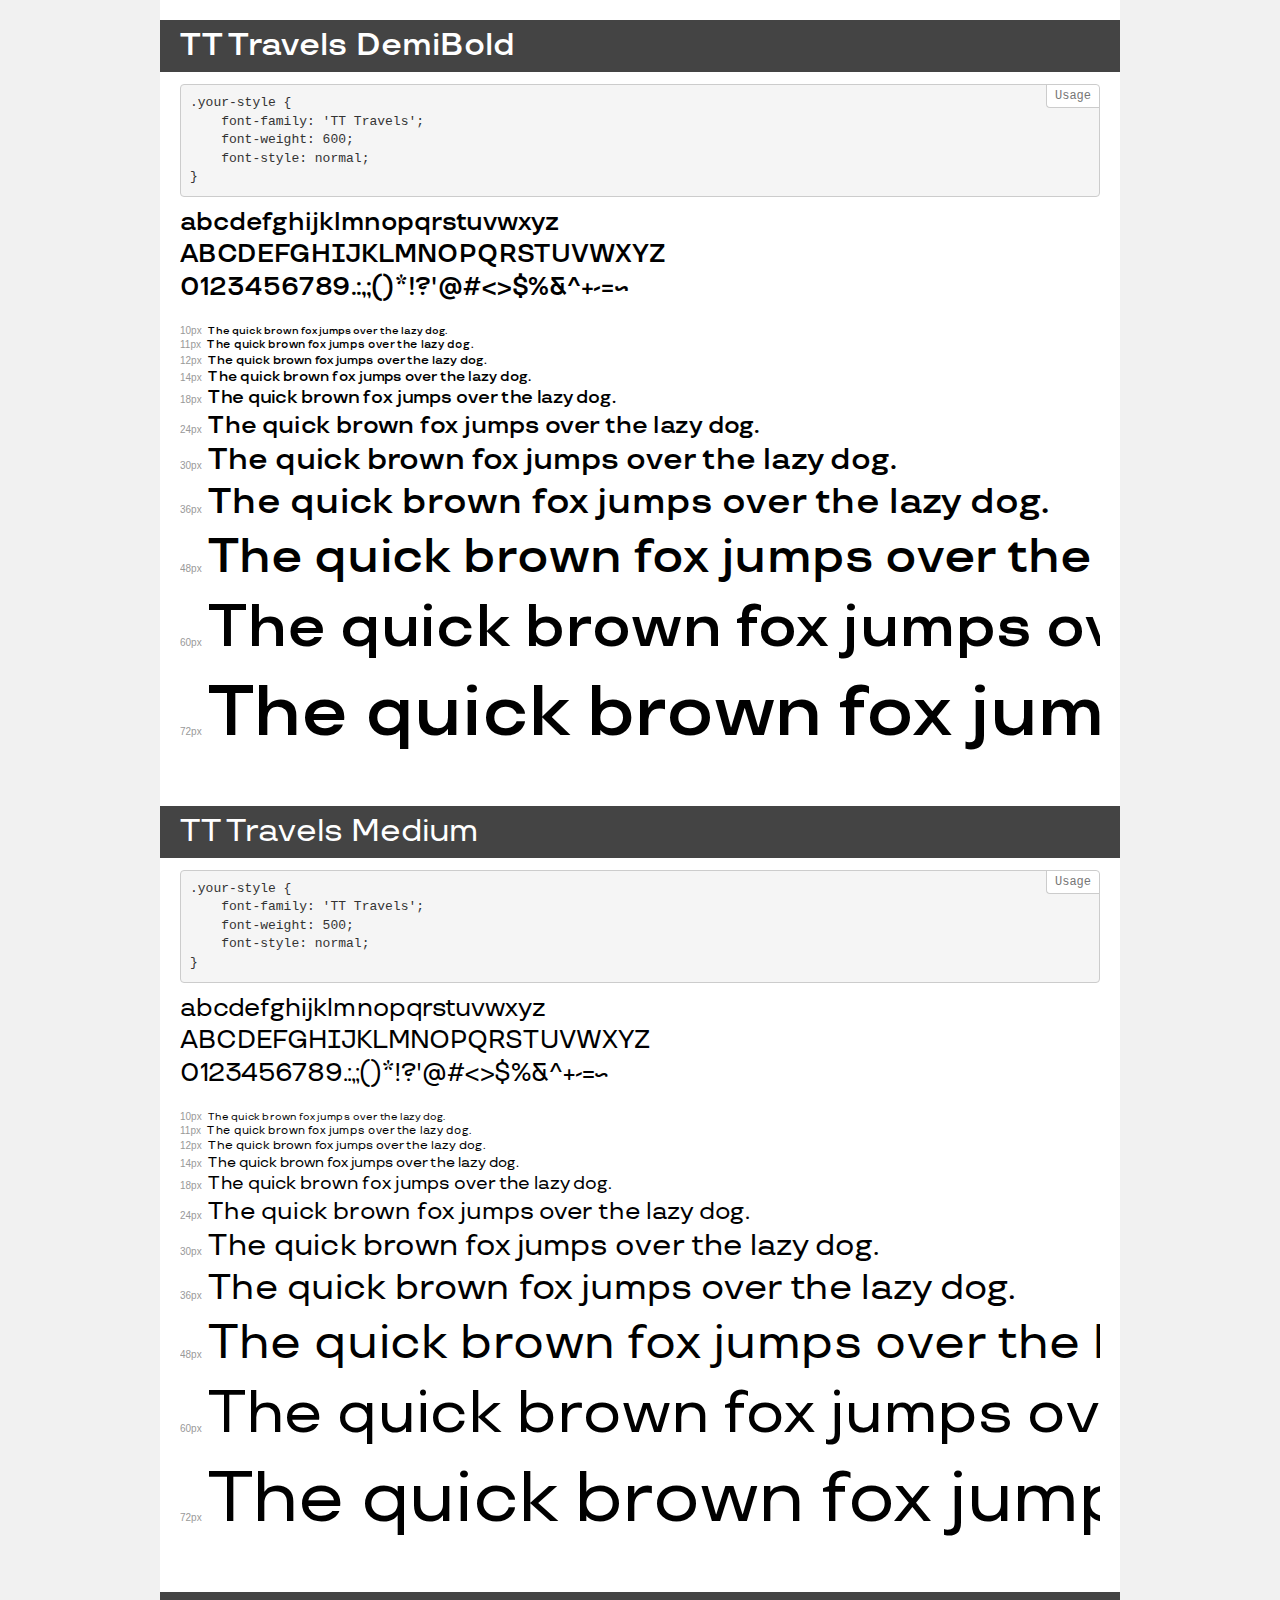
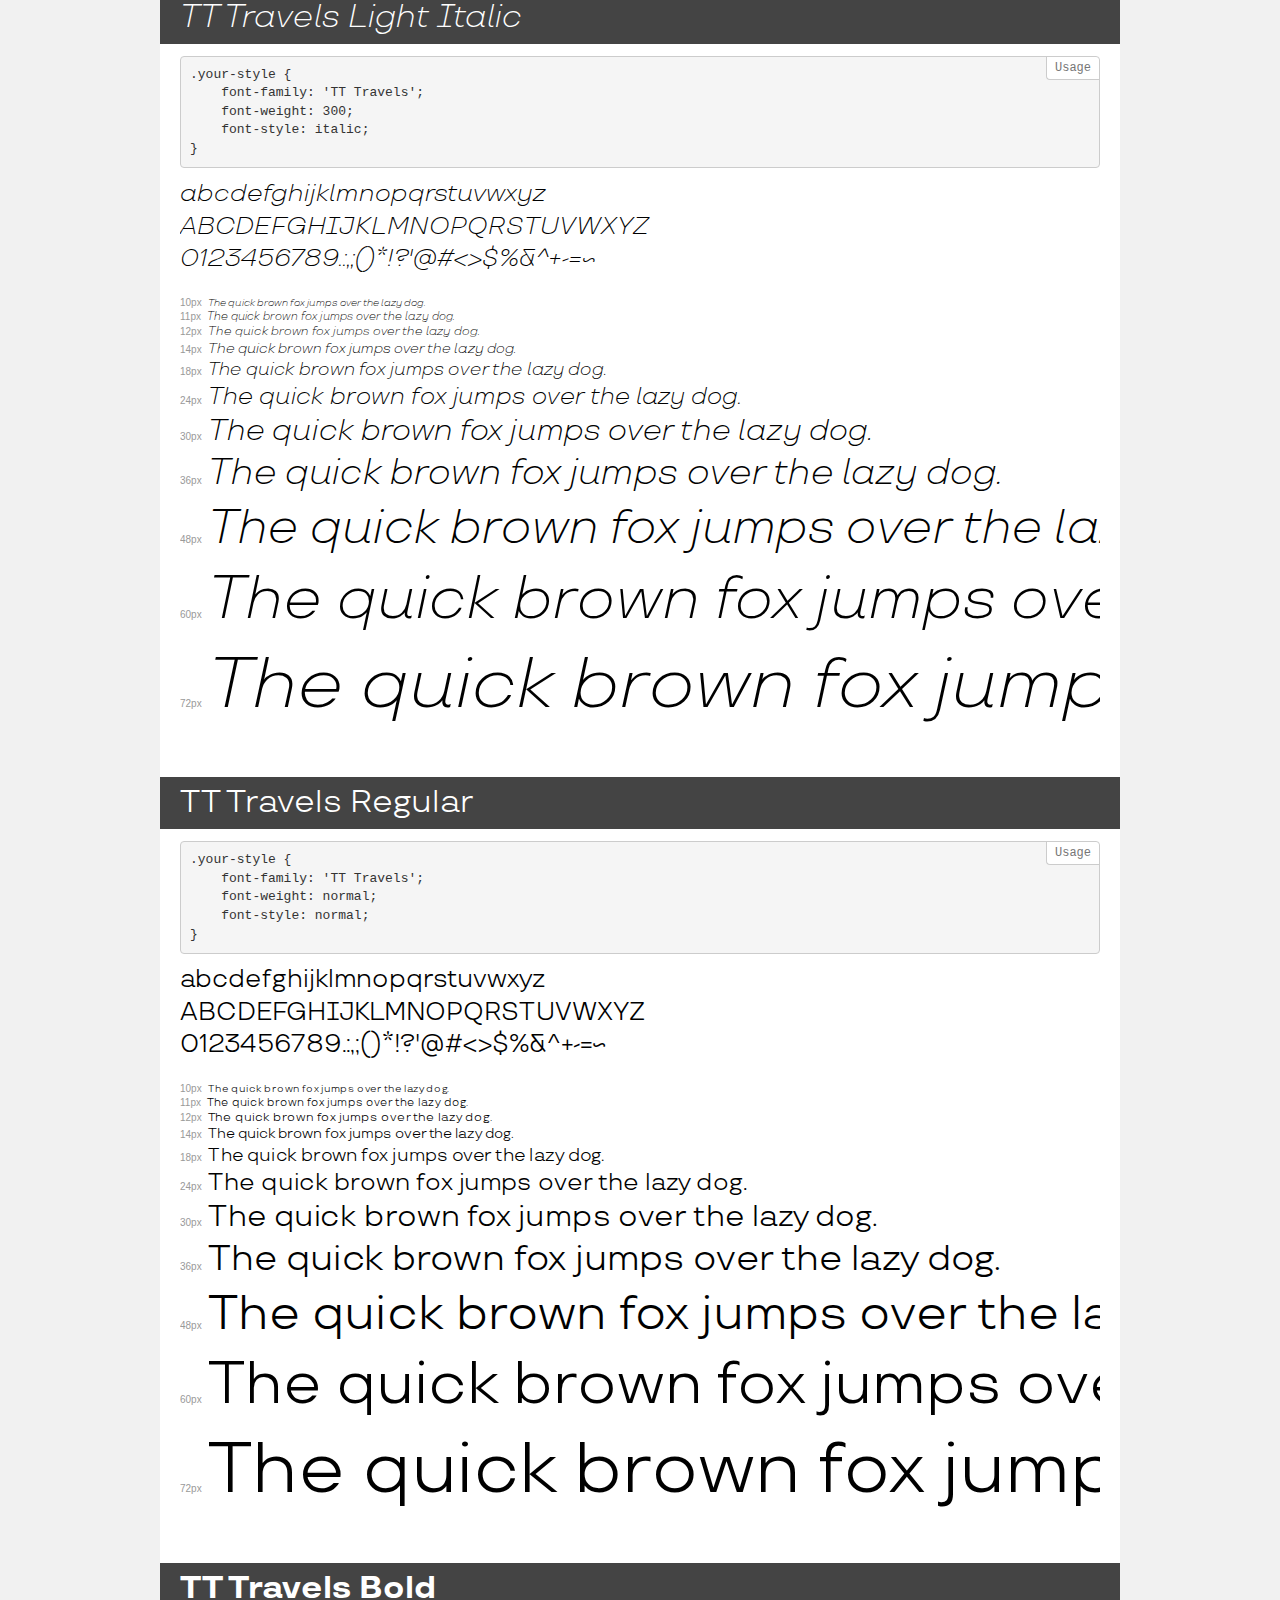
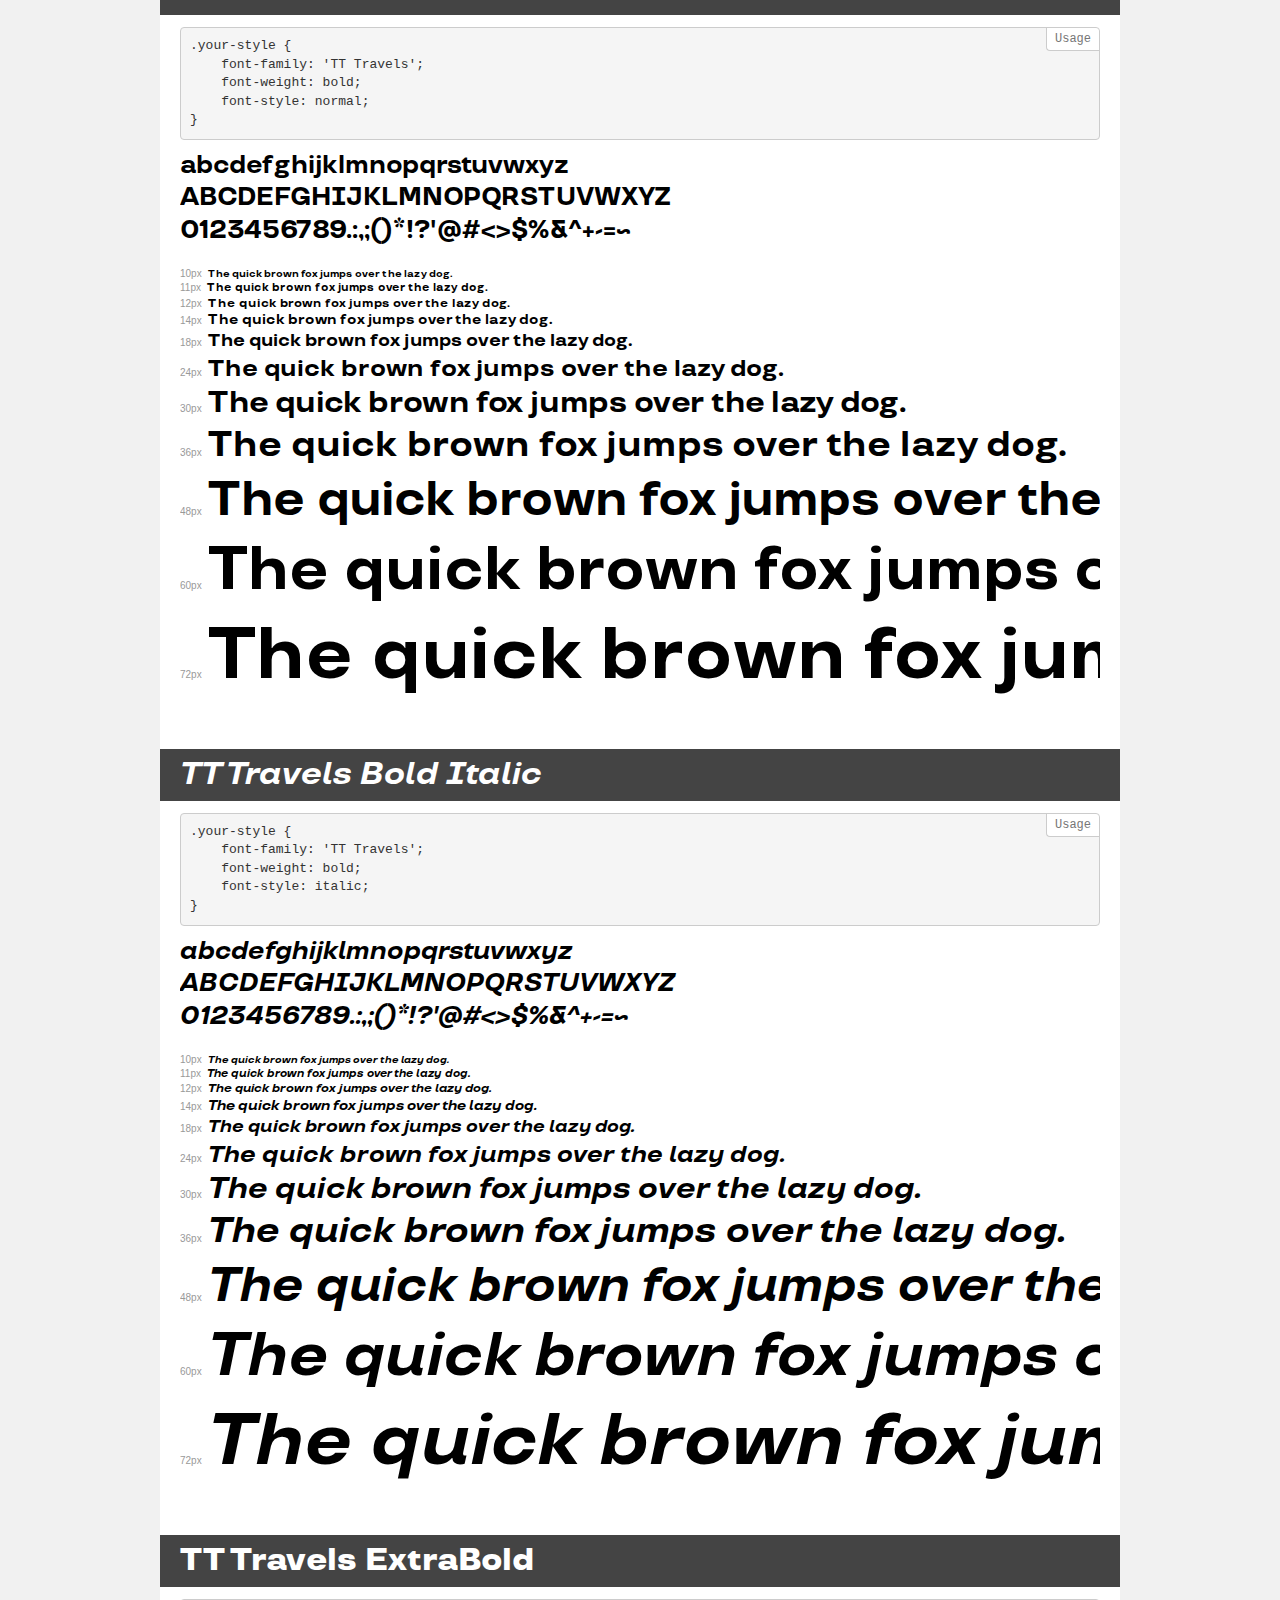
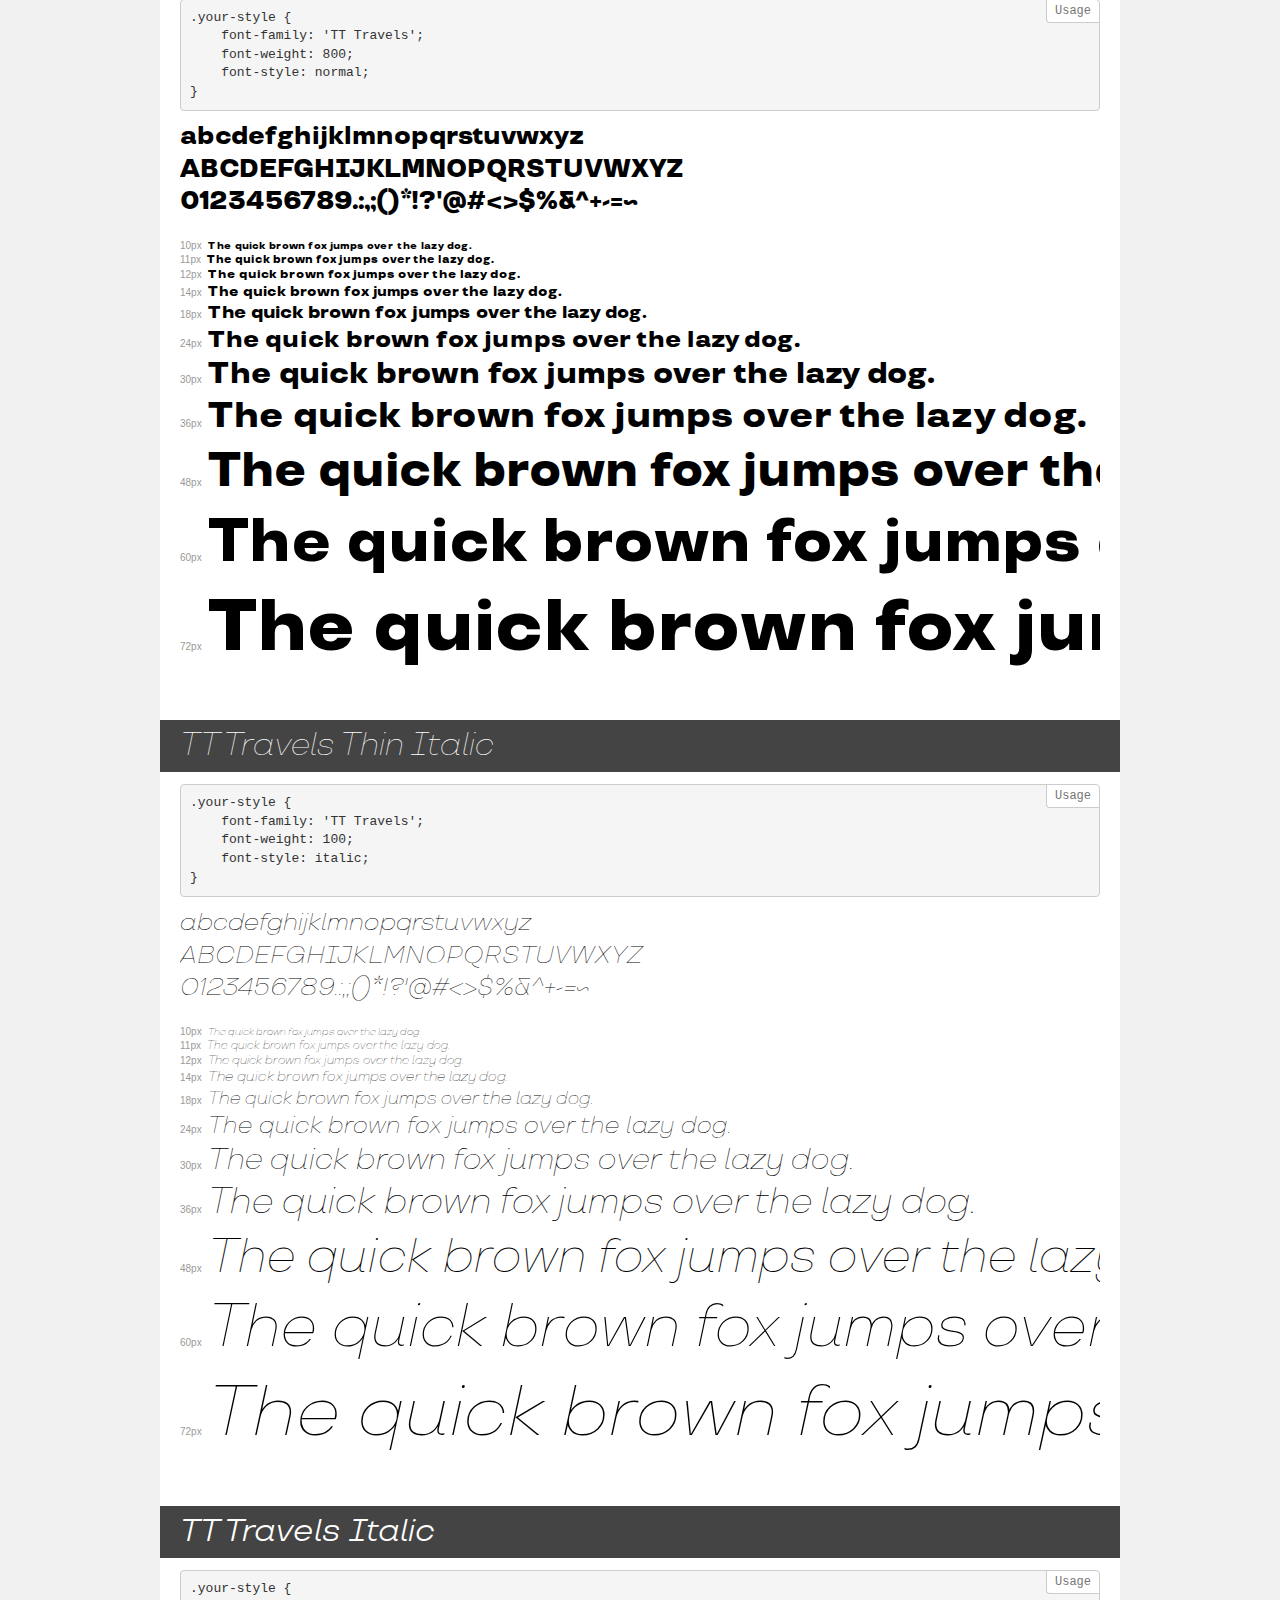
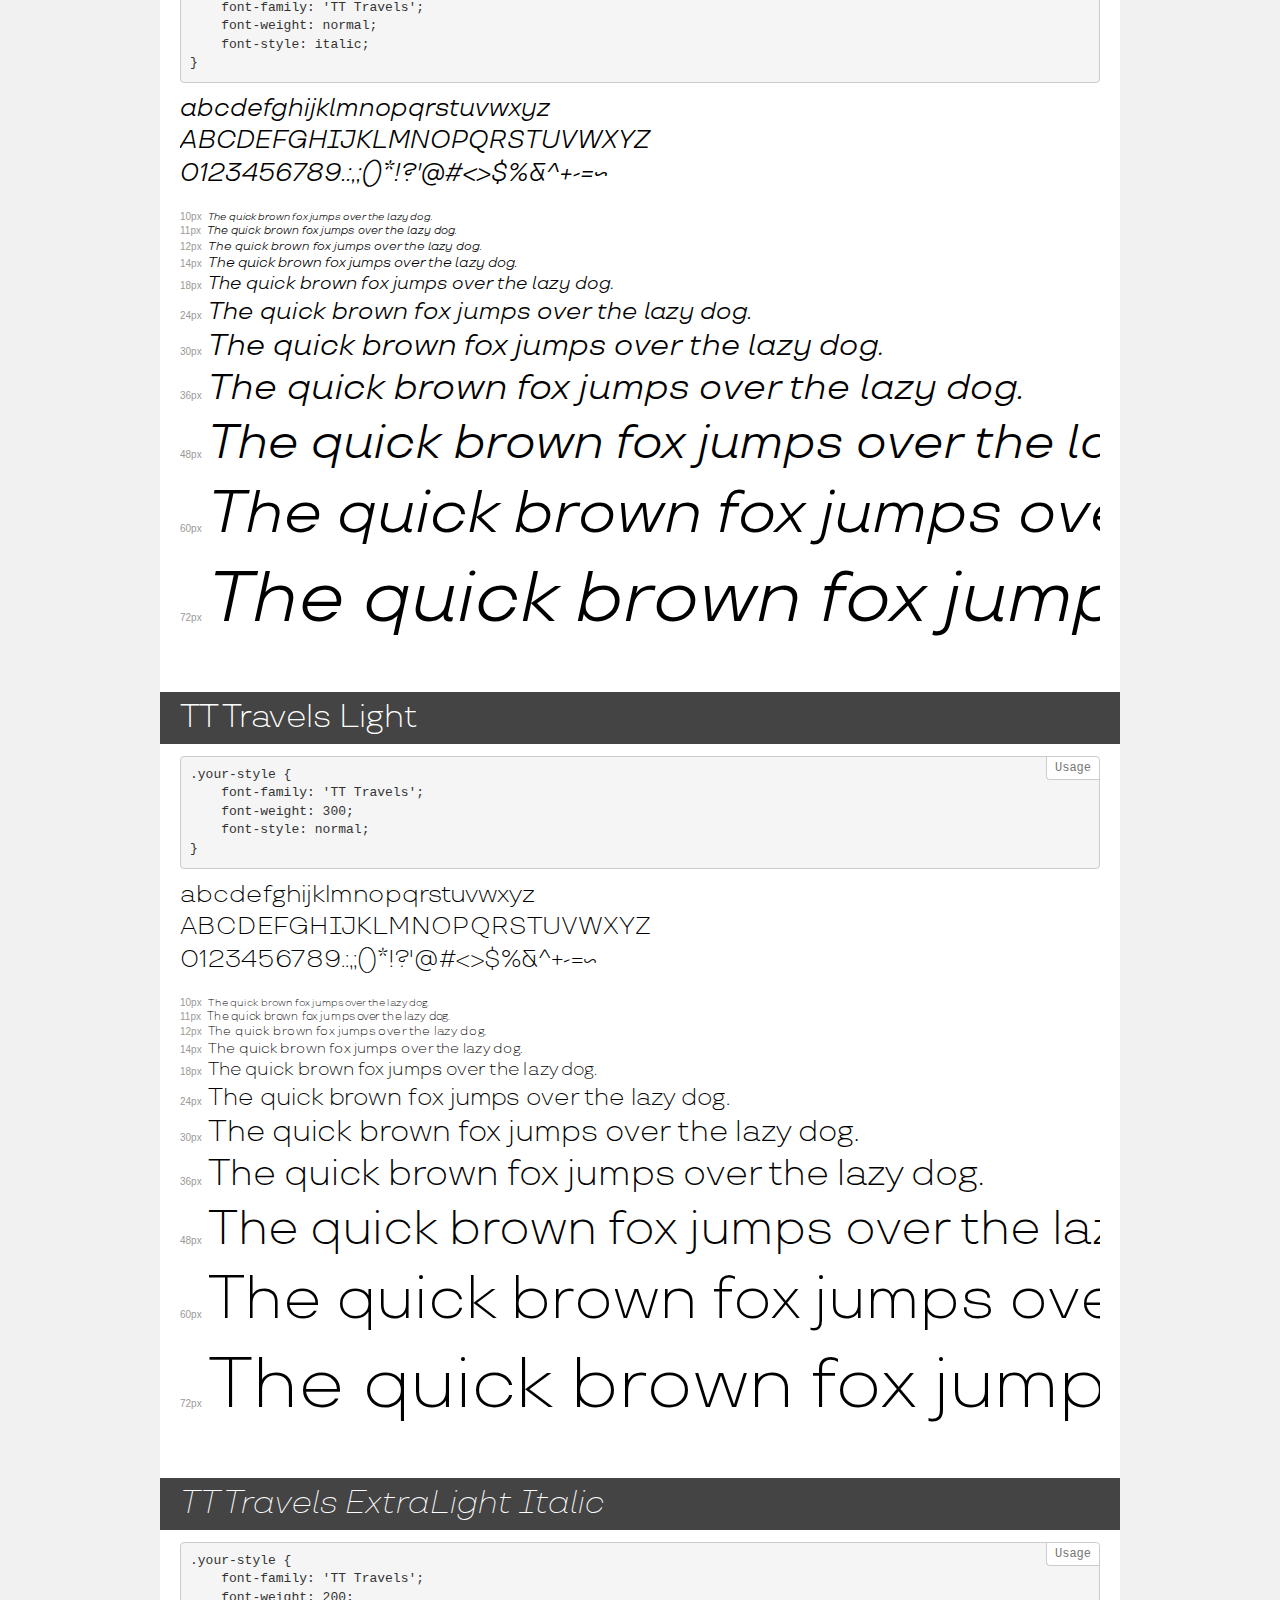
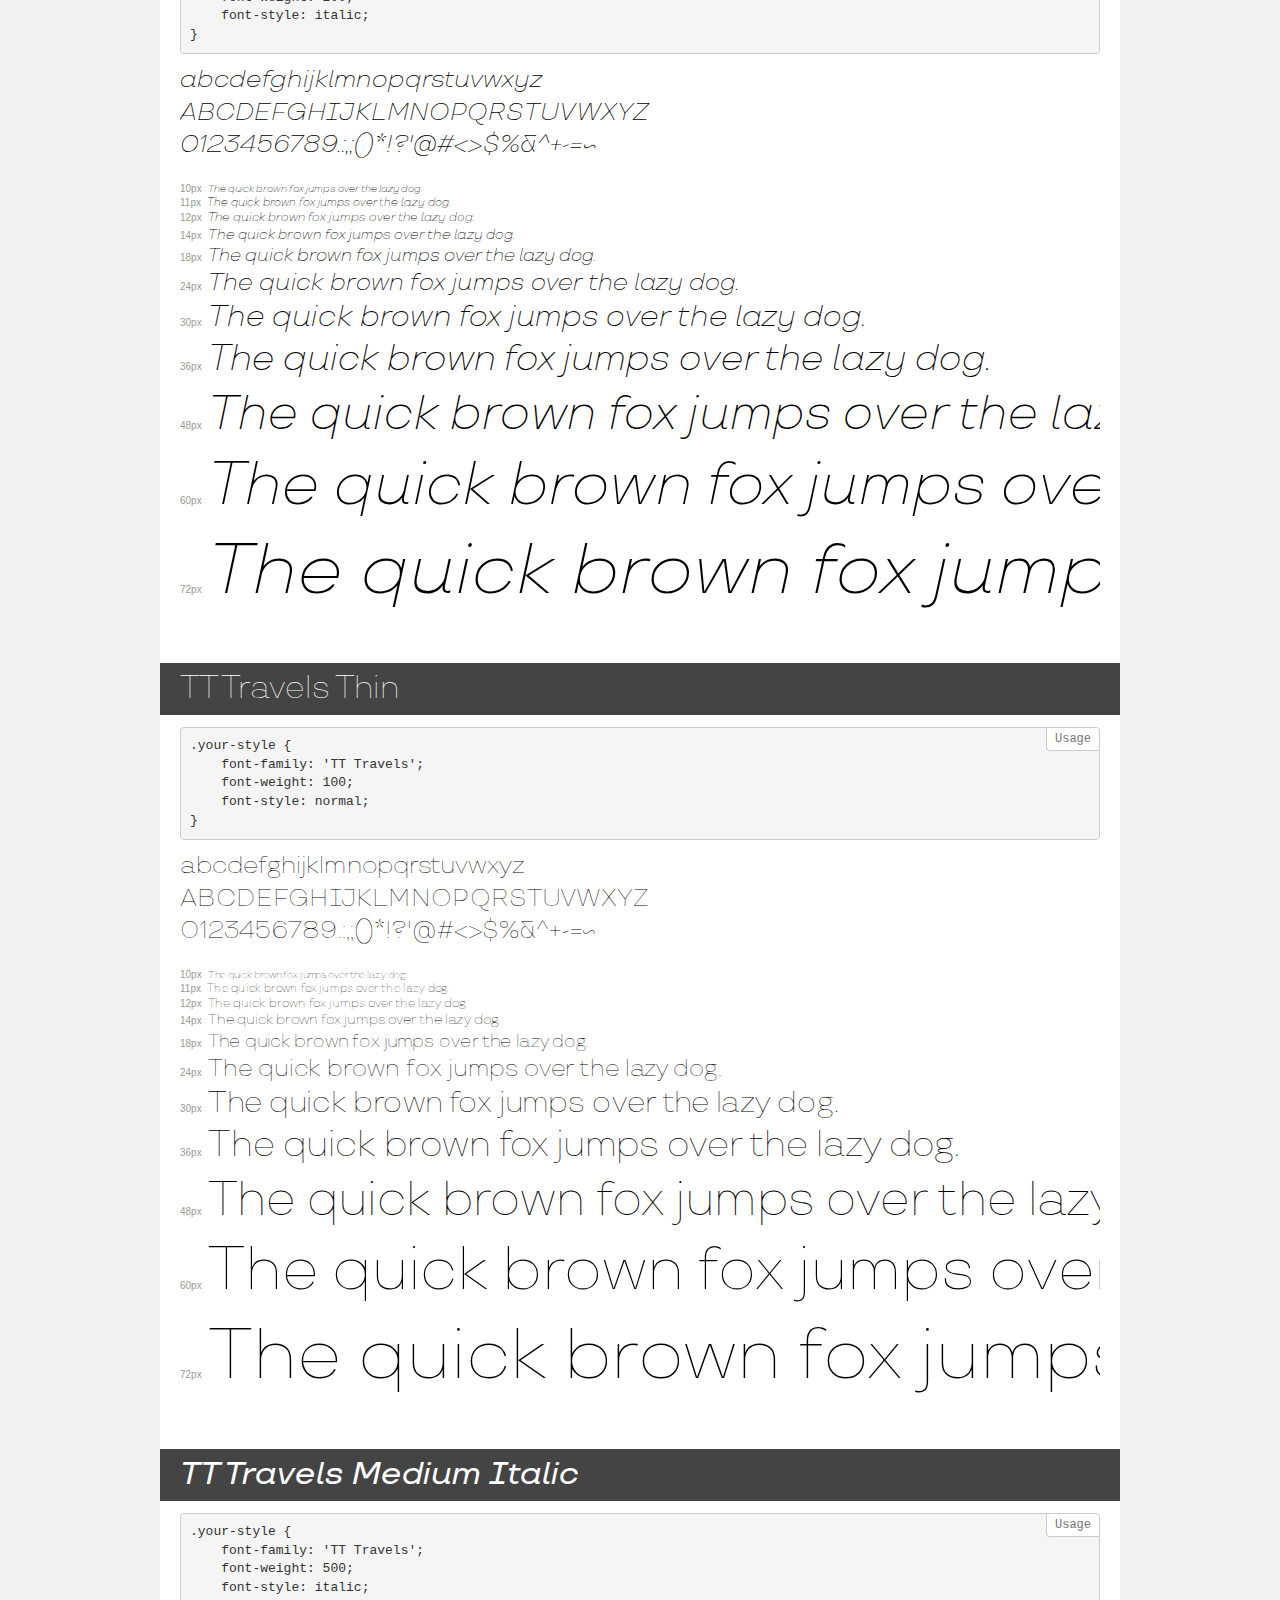
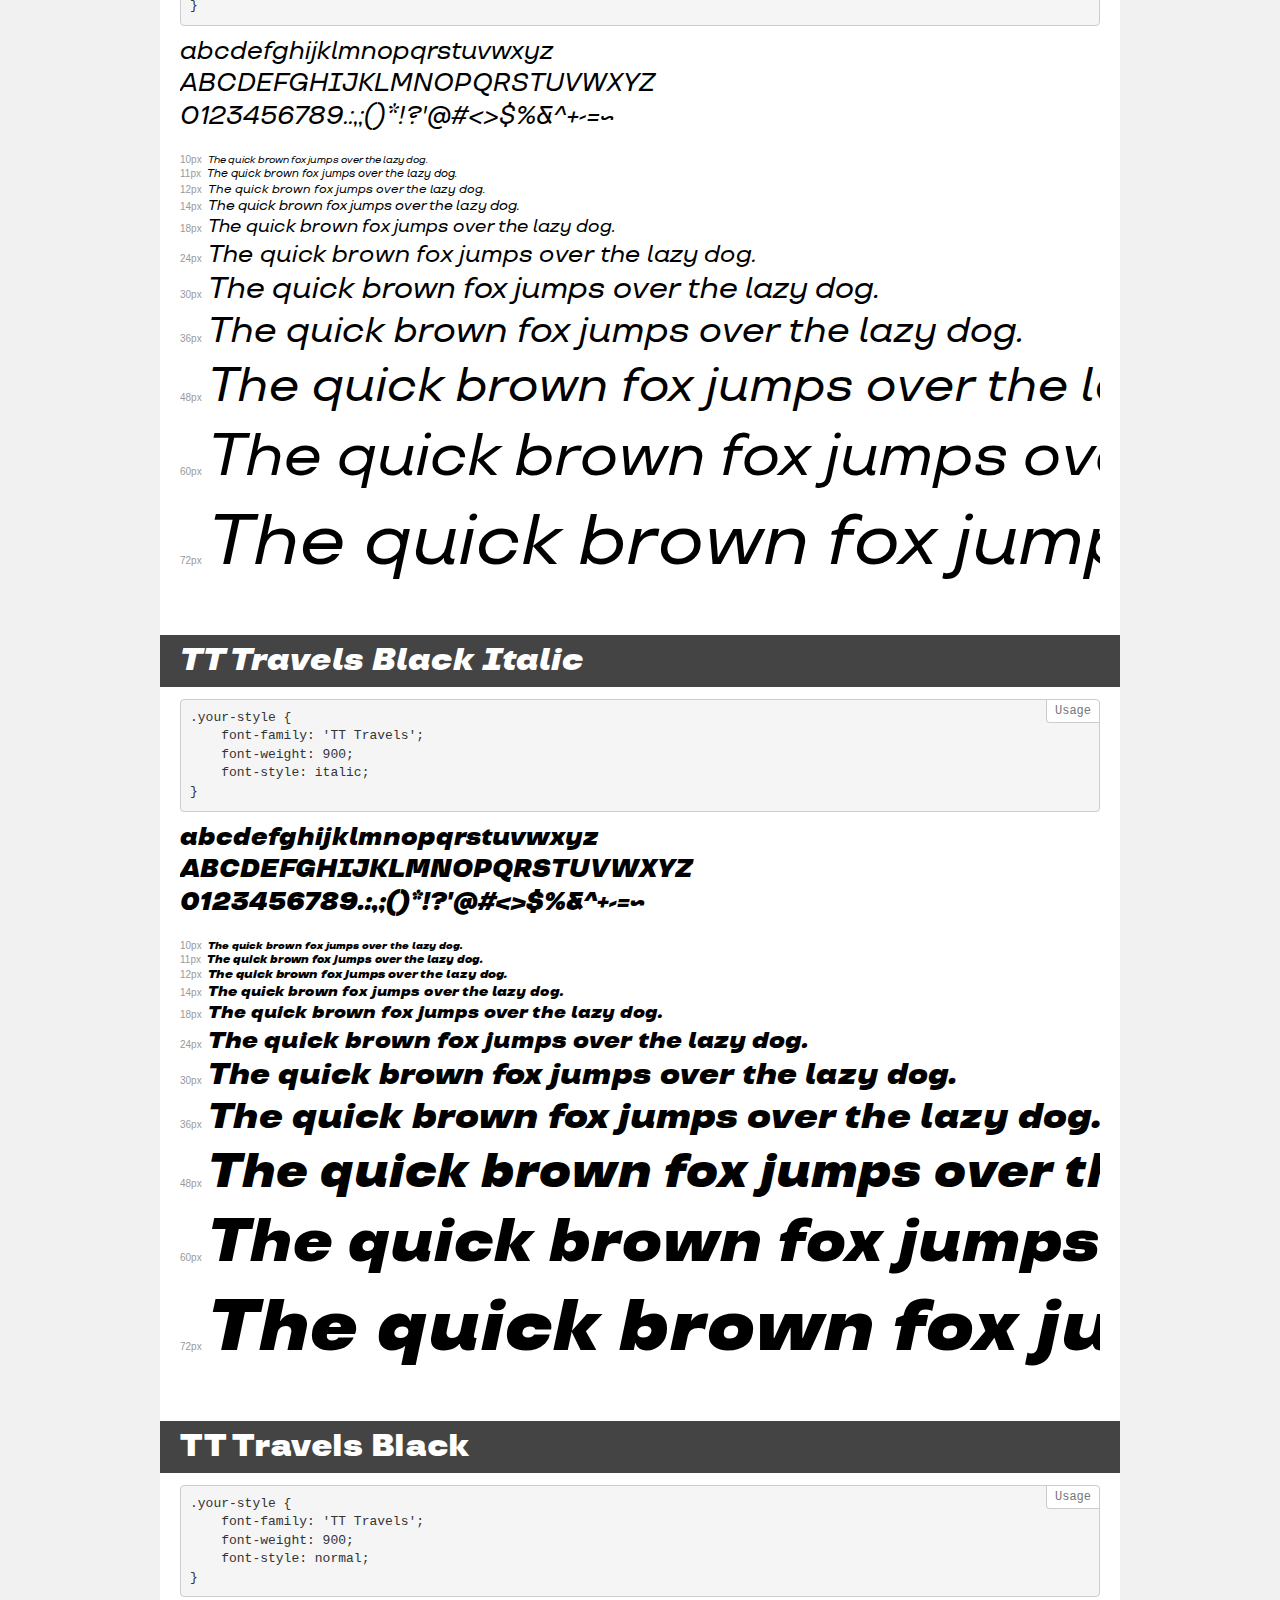
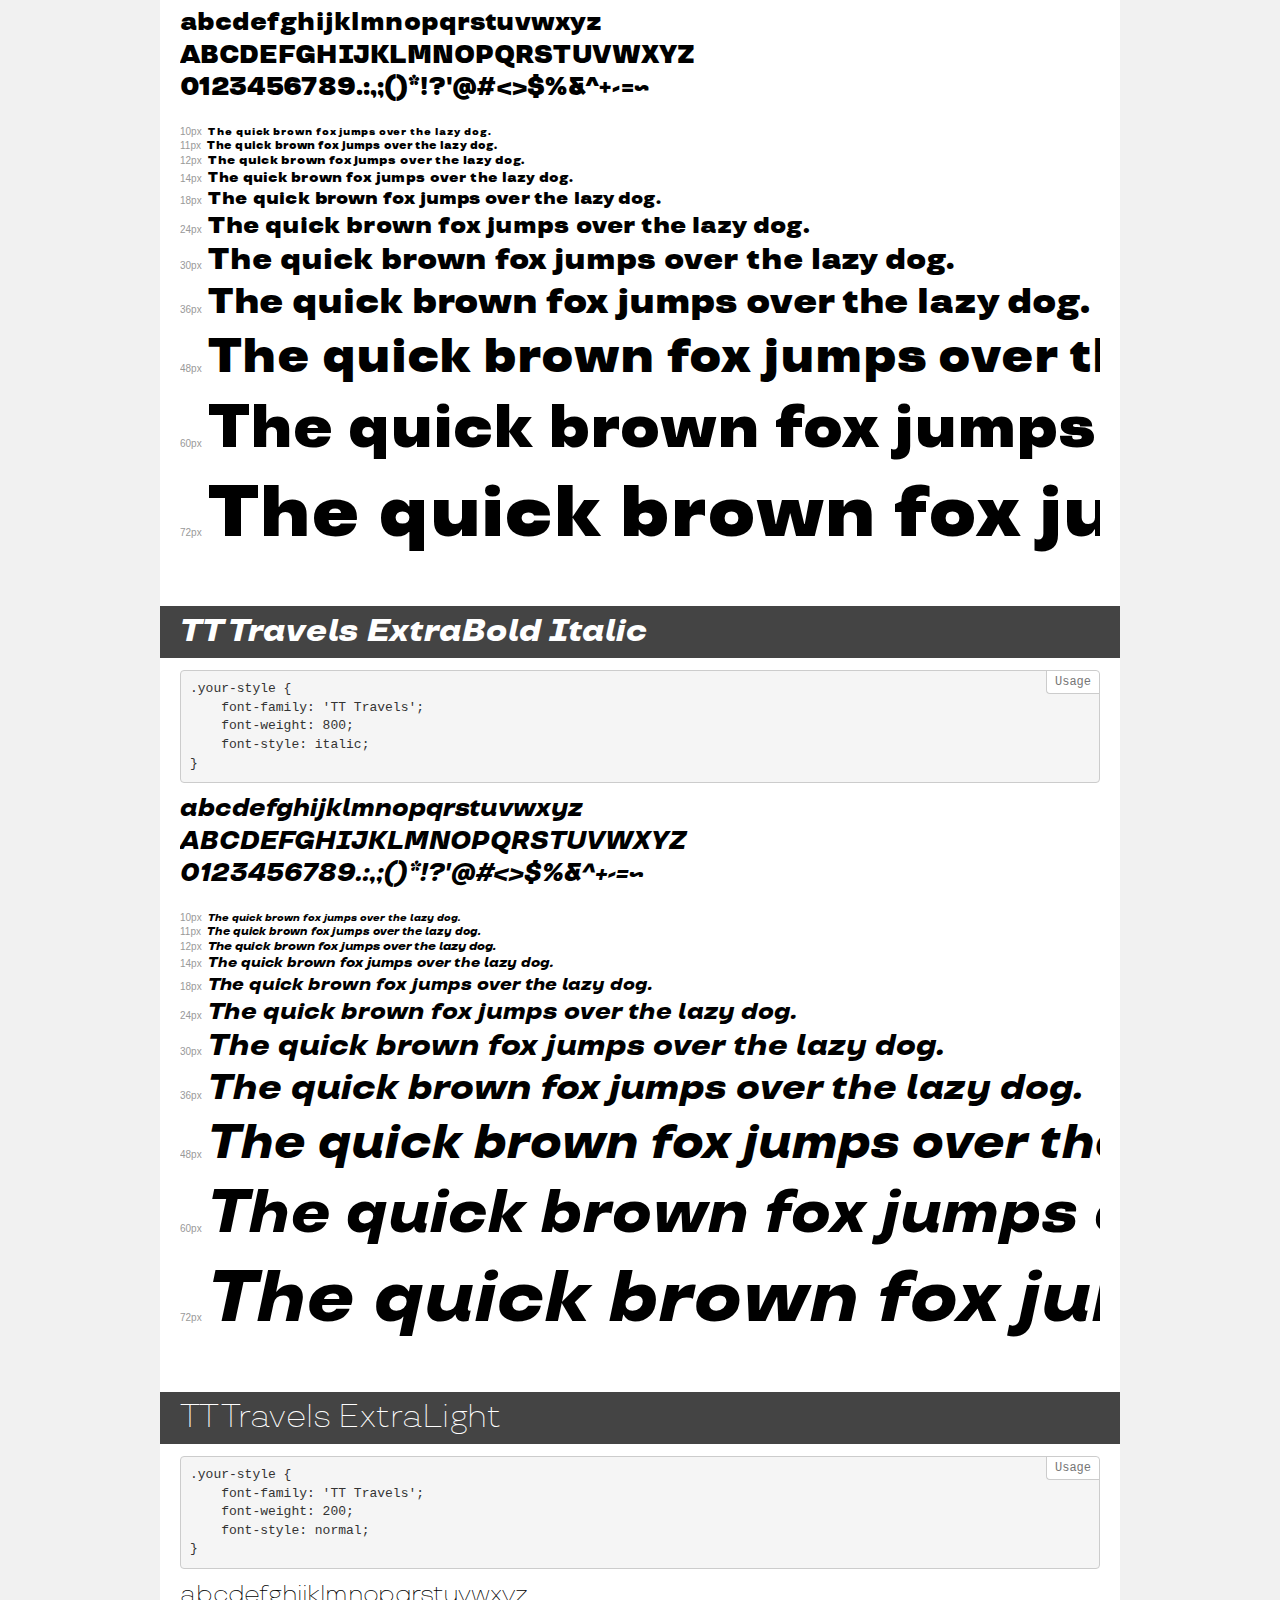
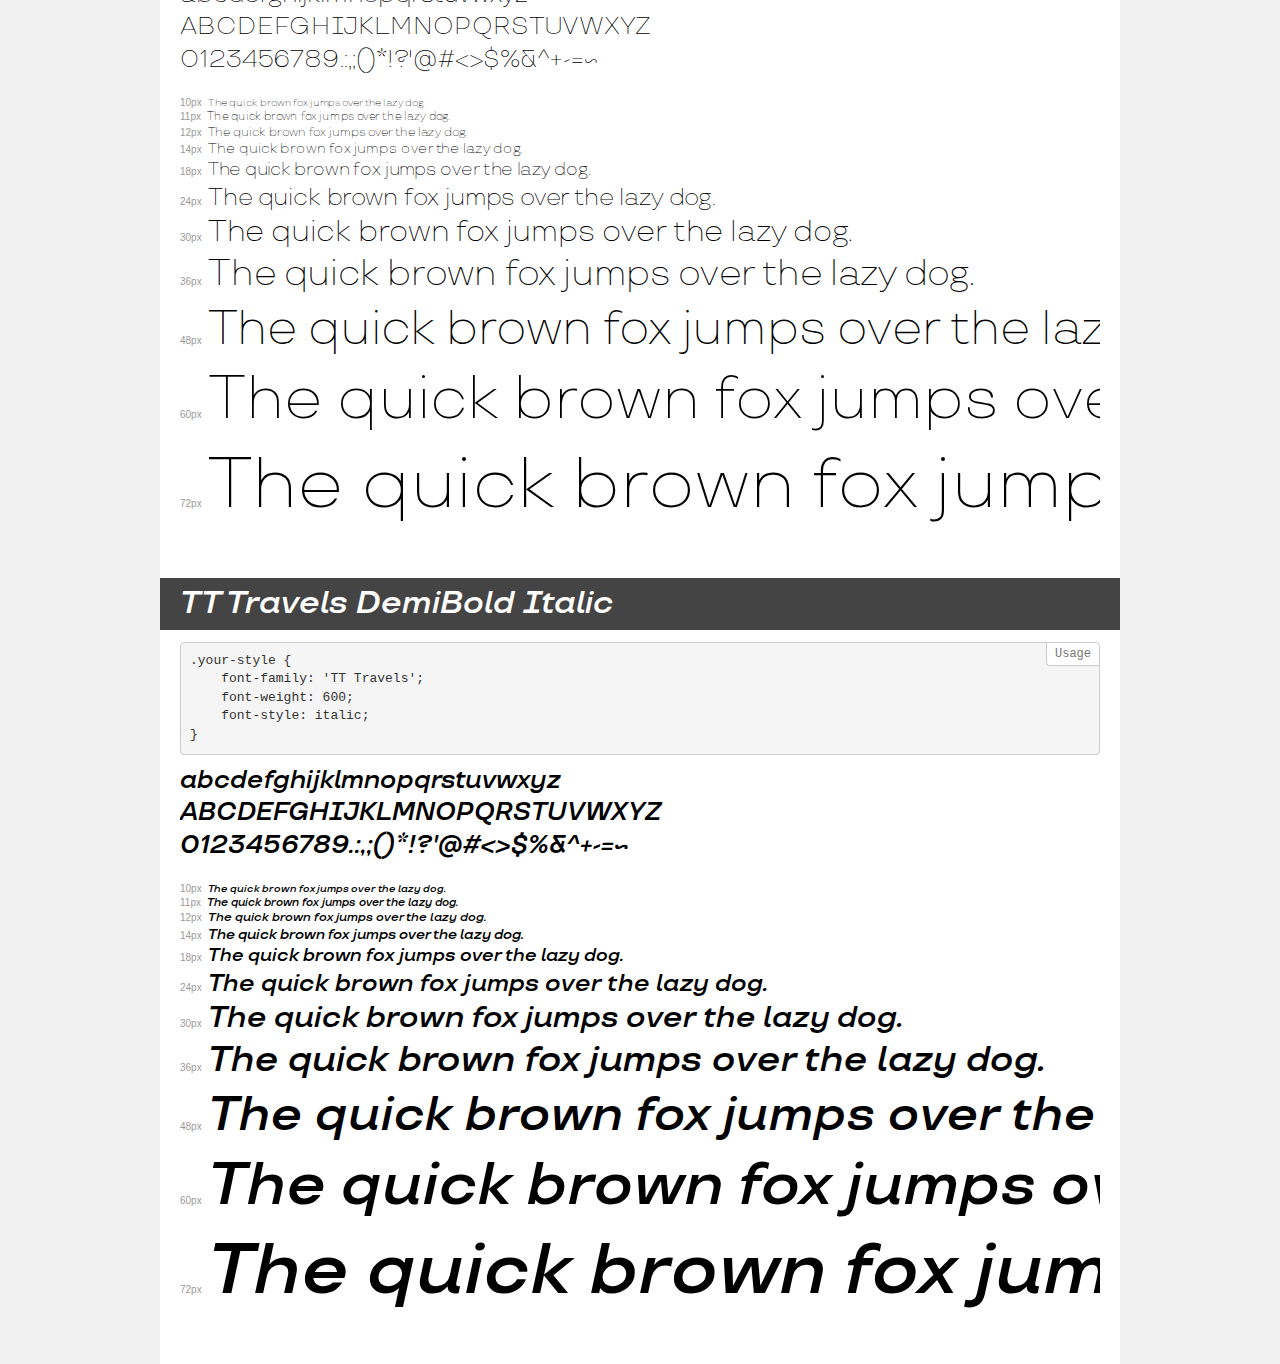
<file: fonts/TTTravels/demo.html>
<!DOCTYPE html>
<html>
<head>
    <meta charset="utf-8">
    <meta http-equiv="X-UA-Compatible" content="IE=edge">
    <meta name="viewport" content="width=device-width, initial-scale=1">
    <meta name="robots" content="noindex, noarchive">
    <meta name="format-detection" content="telephone=no">
    <title>Transfonter demo</title>
    <link href="stylesheet.css" rel="stylesheet">
    <style>
        /*
        http://meyerweb.com/eric/tools/css/reset/
        v2.0 | 20110126
        License: none (public domain)
        */
        html, body, div, span, applet, object, iframe,
        h1, h2, h3, h4, h5, h6, p, blockquote, pre,
        a, abbr, acronym, address, big, cite, code,
        del, dfn, em, img, ins, kbd, q, s, samp,
        small, strike, strong, sub, sup, tt, var,
        b, u, i, center,
        dl, dt, dd, ol, ul, li,
        fieldset, form, label, legend,
        table, caption, tbody, tfoot, thead, tr, th, td,
        article, aside, canvas, details, embed,
        figure, figcaption, footer, header, hgroup,
        menu, nav, output, ruby, section, summary,
        time, mark, audio, video {
            margin: 0;
            padding: 0;
            border: 0;
            font-size: 100%;
            font: inherit;
            vertical-align: baseline;
        }
        /* HTML5 display-role reset for older browsers */
        article, aside, details, figcaption, figure,
        footer, header, hgroup, menu, nav, section {
            display: block;
        }
        body {
            line-height: 1;
        }
        ol, ul {
            list-style: none;
        }
        blockquote, q {
            quotes: none;
        }
        blockquote:before, blockquote:after,
        q:before, q:after {
            content: '';
            content: none;
        }
        table {
            border-collapse: collapse;
            border-spacing: 0;
        }
        /* common styles */
        body {
            background: #f1f1f1;
            color: #000;
        }
        .page {
            background: #fff;
            width: 920px;
            margin: 0 auto;
            padding: 20px 20px 0 20px;
            overflow: hidden;
        }
        .font-container {
            overflow-x: auto;
            overflow-y: hidden;
            margin-bottom: 40px;
            line-height: 1.3;
            white-space: nowrap;
            padding-bottom: 5px;
        }
        h1 {
            position: relative;
            background: #444;
            font-size: 32px;
            color: #fff;
            padding: 10px 20px;
            margin: 0 -20px 12px -20px;
        }
        .letters {
            font-size: 25px;
            margin-bottom: 20px;
        }
        .s10:before {
            content: '10px';
        }
        .s11:before {
            content: '11px';
        }
        .s12:before {
            content: '12px';
        }
        .s14:before {
            content: '14px';
        }
        .s18:before {
            content: '18px';
        }
        .s24:before {
            content: '24px';
        }
        .s30:before {
            content: '30px';
        }
        .s36:before {
            content: '36px';
        }
        .s48:before {
            content: '48px';
        }
        .s60:before {
            content: '60px';
        }
        .s72:before {
            content: '72px';
        }
        .s10:before, .s11:before, .s12:before, .s14:before,
        .s18:before, .s24:before, .s30:before, .s36:before,
        .s48:before, .s60:before, .s72:before {
            font-family: Arial, sans-serif;
            font-size: 10px;
            font-weight: normal;
            font-style: normal;
            color: #999;
            padding-right: 6px;
        }
        pre {
            display: block;
            position: relative;
            padding: 9px;
            margin: 0 0 10px;
            font-family: Monaco, Menlo, Consolas, "Courier New", monospace !important;
            font-size: 13px;
            line-height: 1.428571429;
            color: #333;
            font-weight: normal !important;
            font-style: normal !important;
            background-color: #f5f5f5;
            border: 1px solid #ccc;
            overflow-x: auto;
            border-radius: 4px;
        }
        pre:after {
            display: block;
            position: absolute;
            right: 0;
            top: 0;
            content: 'Usage';
            line-height: 1;
            padding: 5px 8px;
            font-size: 12px;
            color: #767676;
            background-color: #fff;
            border: 1px solid #ccc;
            border-right: none;
            border-top: none;
            border-radius: 0 4px 0 4px;
            z-index: 10;
        }
        /* responsive */
        @media (max-width: 959px) {
            .page {
                width: auto;
                margin: 0;
            }
        }
    </style>
</head>
<body>
<div class="page">
    <div class="demo" style="font-family: 'TT Travels'; font-weight: 600; font-style: normal;">
        <h1>TT Travels DemiBold</h1>
        <pre>.your-style {
    font-family: 'TT Travels';
    font-weight: 600;
    font-style: normal;
}</pre>
        <div class="font-container">
            <p class="letters">
                abcdefghijklmnopqrstuvwxyz<br>
ABCDEFGHIJKLMNOPQRSTUVWXYZ<br>
                0123456789.:,;()*!?'@#<>$%&^+-=~
            </p>
            <p class="s10" style="font-size: 10px;">The quick brown fox jumps over the lazy dog.</p>
            <p class="s11" style="font-size: 11px;">The quick brown fox jumps over the lazy dog.</p>
            <p class="s12" style="font-size: 12px;">The quick brown fox jumps over the lazy dog.</p>
            <p class="s14" style="font-size: 14px;">The quick brown fox jumps over the lazy dog.</p>
            <p class="s18" style="font-size: 18px;">The quick brown fox jumps over the lazy dog.</p>
            <p class="s24" style="font-size: 24px;">The quick brown fox jumps over the lazy dog.</p>
            <p class="s30" style="font-size: 30px;">The quick brown fox jumps over the lazy dog.</p>
            <p class="s36" style="font-size: 36px;">The quick brown fox jumps over the lazy dog.</p>
            <p class="s48" style="font-size: 48px;">The quick brown fox jumps over the lazy dog.</p>
            <p class="s60" style="font-size: 60px;">The quick brown fox jumps over the lazy dog.</p>
            <p class="s72" style="font-size: 72px;">The quick brown fox jumps over the lazy dog.</p>
        </div>
    </div>
    <div class="demo" style="font-family: 'TT Travels'; font-weight: 500; font-style: normal;">
        <h1>TT Travels Medium</h1>
        <pre>.your-style {
    font-family: 'TT Travels';
    font-weight: 500;
    font-style: normal;
}</pre>
        <div class="font-container">
            <p class="letters">
                abcdefghijklmnopqrstuvwxyz<br>
ABCDEFGHIJKLMNOPQRSTUVWXYZ<br>
                0123456789.:,;()*!?'@#<>$%&^+-=~
            </p>
            <p class="s10" style="font-size: 10px;">The quick brown fox jumps over the lazy dog.</p>
            <p class="s11" style="font-size: 11px;">The quick brown fox jumps over the lazy dog.</p>
            <p class="s12" style="font-size: 12px;">The quick brown fox jumps over the lazy dog.</p>
            <p class="s14" style="font-size: 14px;">The quick brown fox jumps over the lazy dog.</p>
            <p class="s18" style="font-size: 18px;">The quick brown fox jumps over the lazy dog.</p>
            <p class="s24" style="font-size: 24px;">The quick brown fox jumps over the lazy dog.</p>
            <p class="s30" style="font-size: 30px;">The quick brown fox jumps over the lazy dog.</p>
            <p class="s36" style="font-size: 36px;">The quick brown fox jumps over the lazy dog.</p>
            <p class="s48" style="font-size: 48px;">The quick brown fox jumps over the lazy dog.</p>
            <p class="s60" style="font-size: 60px;">The quick brown fox jumps over the lazy dog.</p>
            <p class="s72" style="font-size: 72px;">The quick brown fox jumps over the lazy dog.</p>
        </div>
    </div>
    <div class="demo" style="font-family: 'TT Travels'; font-weight: 300; font-style: italic;">
        <h1>TT Travels Light Italic</h1>
        <pre>.your-style {
    font-family: 'TT Travels';
    font-weight: 300;
    font-style: italic;
}</pre>
        <div class="font-container">
            <p class="letters">
                abcdefghijklmnopqrstuvwxyz<br>
ABCDEFGHIJKLMNOPQRSTUVWXYZ<br>
                0123456789.:,;()*!?'@#<>$%&^+-=~
            </p>
            <p class="s10" style="font-size: 10px;">The quick brown fox jumps over the lazy dog.</p>
            <p class="s11" style="font-size: 11px;">The quick brown fox jumps over the lazy dog.</p>
            <p class="s12" style="font-size: 12px;">The quick brown fox jumps over the lazy dog.</p>
            <p class="s14" style="font-size: 14px;">The quick brown fox jumps over the lazy dog.</p>
            <p class="s18" style="font-size: 18px;">The quick brown fox jumps over the lazy dog.</p>
            <p class="s24" style="font-size: 24px;">The quick brown fox jumps over the lazy dog.</p>
            <p class="s30" style="font-size: 30px;">The quick brown fox jumps over the lazy dog.</p>
            <p class="s36" style="font-size: 36px;">The quick brown fox jumps over the lazy dog.</p>
            <p class="s48" style="font-size: 48px;">The quick brown fox jumps over the lazy dog.</p>
            <p class="s60" style="font-size: 60px;">The quick brown fox jumps over the lazy dog.</p>
            <p class="s72" style="font-size: 72px;">The quick brown fox jumps over the lazy dog.</p>
        </div>
    </div>
    <div class="demo" style="font-family: 'TT Travels'; font-weight: normal; font-style: normal;">
        <h1>TT Travels Regular</h1>
        <pre>.your-style {
    font-family: 'TT Travels';
    font-weight: normal;
    font-style: normal;
}</pre>
        <div class="font-container">
            <p class="letters">
                abcdefghijklmnopqrstuvwxyz<br>
ABCDEFGHIJKLMNOPQRSTUVWXYZ<br>
                0123456789.:,;()*!?'@#<>$%&^+-=~
            </p>
            <p class="s10" style="font-size: 10px;">The quick brown fox jumps over the lazy dog.</p>
            <p class="s11" style="font-size: 11px;">The quick brown fox jumps over the lazy dog.</p>
            <p class="s12" style="font-size: 12px;">The quick brown fox jumps over the lazy dog.</p>
            <p class="s14" style="font-size: 14px;">The quick brown fox jumps over the lazy dog.</p>
            <p class="s18" style="font-size: 18px;">The quick brown fox jumps over the lazy dog.</p>
            <p class="s24" style="font-size: 24px;">The quick brown fox jumps over the lazy dog.</p>
            <p class="s30" style="font-size: 30px;">The quick brown fox jumps over the lazy dog.</p>
            <p class="s36" style="font-size: 36px;">The quick brown fox jumps over the lazy dog.</p>
            <p class="s48" style="font-size: 48px;">The quick brown fox jumps over the lazy dog.</p>
            <p class="s60" style="font-size: 60px;">The quick brown fox jumps over the lazy dog.</p>
            <p class="s72" style="font-size: 72px;">The quick brown fox jumps over the lazy dog.</p>
        </div>
    </div>
    <div class="demo" style="font-family: 'TT Travels'; font-weight: bold; font-style: normal;">
        <h1>TT Travels Bold</h1>
        <pre>.your-style {
    font-family: 'TT Travels';
    font-weight: bold;
    font-style: normal;
}</pre>
        <div class="font-container">
            <p class="letters">
                abcdefghijklmnopqrstuvwxyz<br>
ABCDEFGHIJKLMNOPQRSTUVWXYZ<br>
                0123456789.:,;()*!?'@#<>$%&^+-=~
            </p>
            <p class="s10" style="font-size: 10px;">The quick brown fox jumps over the lazy dog.</p>
            <p class="s11" style="font-size: 11px;">The quick brown fox jumps over the lazy dog.</p>
            <p class="s12" style="font-size: 12px;">The quick brown fox jumps over the lazy dog.</p>
            <p class="s14" style="font-size: 14px;">The quick brown fox jumps over the lazy dog.</p>
            <p class="s18" style="font-size: 18px;">The quick brown fox jumps over the lazy dog.</p>
            <p class="s24" style="font-size: 24px;">The quick brown fox jumps over the lazy dog.</p>
            <p class="s30" style="font-size: 30px;">The quick brown fox jumps over the lazy dog.</p>
            <p class="s36" style="font-size: 36px;">The quick brown fox jumps over the lazy dog.</p>
            <p class="s48" style="font-size: 48px;">The quick brown fox jumps over the lazy dog.</p>
            <p class="s60" style="font-size: 60px;">The quick brown fox jumps over the lazy dog.</p>
            <p class="s72" style="font-size: 72px;">The quick brown fox jumps over the lazy dog.</p>
        </div>
    </div>
    <div class="demo" style="font-family: 'TT Travels'; font-weight: bold; font-style: italic;">
        <h1>TT Travels Bold Italic</h1>
        <pre>.your-style {
    font-family: 'TT Travels';
    font-weight: bold;
    font-style: italic;
}</pre>
        <div class="font-container">
            <p class="letters">
                abcdefghijklmnopqrstuvwxyz<br>
ABCDEFGHIJKLMNOPQRSTUVWXYZ<br>
                0123456789.:,;()*!?'@#<>$%&^+-=~
            </p>
            <p class="s10" style="font-size: 10px;">The quick brown fox jumps over the lazy dog.</p>
            <p class="s11" style="font-size: 11px;">The quick brown fox jumps over the lazy dog.</p>
            <p class="s12" style="font-size: 12px;">The quick brown fox jumps over the lazy dog.</p>
            <p class="s14" style="font-size: 14px;">The quick brown fox jumps over the lazy dog.</p>
            <p class="s18" style="font-size: 18px;">The quick brown fox jumps over the lazy dog.</p>
            <p class="s24" style="font-size: 24px;">The quick brown fox jumps over the lazy dog.</p>
            <p class="s30" style="font-size: 30px;">The quick brown fox jumps over the lazy dog.</p>
            <p class="s36" style="font-size: 36px;">The quick brown fox jumps over the lazy dog.</p>
            <p class="s48" style="font-size: 48px;">The quick brown fox jumps over the lazy dog.</p>
            <p class="s60" style="font-size: 60px;">The quick brown fox jumps over the lazy dog.</p>
            <p class="s72" style="font-size: 72px;">The quick brown fox jumps over the lazy dog.</p>
        </div>
    </div>
    <div class="demo" style="font-family: 'TT Travels'; font-weight: 800; font-style: normal;">
        <h1>TT Travels ExtraBold</h1>
        <pre>.your-style {
    font-family: 'TT Travels';
    font-weight: 800;
    font-style: normal;
}</pre>
        <div class="font-container">
            <p class="letters">
                abcdefghijklmnopqrstuvwxyz<br>
ABCDEFGHIJKLMNOPQRSTUVWXYZ<br>
                0123456789.:,;()*!?'@#<>$%&^+-=~
            </p>
            <p class="s10" style="font-size: 10px;">The quick brown fox jumps over the lazy dog.</p>
            <p class="s11" style="font-size: 11px;">The quick brown fox jumps over the lazy dog.</p>
            <p class="s12" style="font-size: 12px;">The quick brown fox jumps over the lazy dog.</p>
            <p class="s14" style="font-size: 14px;">The quick brown fox jumps over the lazy dog.</p>
            <p class="s18" style="font-size: 18px;">The quick brown fox jumps over the lazy dog.</p>
            <p class="s24" style="font-size: 24px;">The quick brown fox jumps over the lazy dog.</p>
            <p class="s30" style="font-size: 30px;">The quick brown fox jumps over the lazy dog.</p>
            <p class="s36" style="font-size: 36px;">The quick brown fox jumps over the lazy dog.</p>
            <p class="s48" style="font-size: 48px;">The quick brown fox jumps over the lazy dog.</p>
            <p class="s60" style="font-size: 60px;">The quick brown fox jumps over the lazy dog.</p>
            <p class="s72" style="font-size: 72px;">The quick brown fox jumps over the lazy dog.</p>
        </div>
    </div>
    <div class="demo" style="font-family: 'TT Travels'; font-weight: 100; font-style: italic;">
        <h1>TT Travels Thin Italic</h1>
        <pre>.your-style {
    font-family: 'TT Travels';
    font-weight: 100;
    font-style: italic;
}</pre>
        <div class="font-container">
            <p class="letters">
                abcdefghijklmnopqrstuvwxyz<br>
ABCDEFGHIJKLMNOPQRSTUVWXYZ<br>
                0123456789.:,;()*!?'@#<>$%&^+-=~
            </p>
            <p class="s10" style="font-size: 10px;">The quick brown fox jumps over the lazy dog.</p>
            <p class="s11" style="font-size: 11px;">The quick brown fox jumps over the lazy dog.</p>
            <p class="s12" style="font-size: 12px;">The quick brown fox jumps over the lazy dog.</p>
            <p class="s14" style="font-size: 14px;">The quick brown fox jumps over the lazy dog.</p>
            <p class="s18" style="font-size: 18px;">The quick brown fox jumps over the lazy dog.</p>
            <p class="s24" style="font-size: 24px;">The quick brown fox jumps over the lazy dog.</p>
            <p class="s30" style="font-size: 30px;">The quick brown fox jumps over the lazy dog.</p>
            <p class="s36" style="font-size: 36px;">The quick brown fox jumps over the lazy dog.</p>
            <p class="s48" style="font-size: 48px;">The quick brown fox jumps over the lazy dog.</p>
            <p class="s60" style="font-size: 60px;">The quick brown fox jumps over the lazy dog.</p>
            <p class="s72" style="font-size: 72px;">The quick brown fox jumps over the lazy dog.</p>
        </div>
    </div>
    <div class="demo" style="font-family: 'TT Travels'; font-weight: normal; font-style: italic;">
        <h1>TT Travels Italic</h1>
        <pre>.your-style {
    font-family: 'TT Travels';
    font-weight: normal;
    font-style: italic;
}</pre>
        <div class="font-container">
            <p class="letters">
                abcdefghijklmnopqrstuvwxyz<br>
ABCDEFGHIJKLMNOPQRSTUVWXYZ<br>
                0123456789.:,;()*!?'@#<>$%&^+-=~
            </p>
            <p class="s10" style="font-size: 10px;">The quick brown fox jumps over the lazy dog.</p>
            <p class="s11" style="font-size: 11px;">The quick brown fox jumps over the lazy dog.</p>
            <p class="s12" style="font-size: 12px;">The quick brown fox jumps over the lazy dog.</p>
            <p class="s14" style="font-size: 14px;">The quick brown fox jumps over the lazy dog.</p>
            <p class="s18" style="font-size: 18px;">The quick brown fox jumps over the lazy dog.</p>
            <p class="s24" style="font-size: 24px;">The quick brown fox jumps over the lazy dog.</p>
            <p class="s30" style="font-size: 30px;">The quick brown fox jumps over the lazy dog.</p>
            <p class="s36" style="font-size: 36px;">The quick brown fox jumps over the lazy dog.</p>
            <p class="s48" style="font-size: 48px;">The quick brown fox jumps over the lazy dog.</p>
            <p class="s60" style="font-size: 60px;">The quick brown fox jumps over the lazy dog.</p>
            <p class="s72" style="font-size: 72px;">The quick brown fox jumps over the lazy dog.</p>
        </div>
    </div>
    <div class="demo" style="font-family: 'TT Travels'; font-weight: 300; font-style: normal;">
        <h1>TT Travels Light</h1>
        <pre>.your-style {
    font-family: 'TT Travels';
    font-weight: 300;
    font-style: normal;
}</pre>
        <div class="font-container">
            <p class="letters">
                abcdefghijklmnopqrstuvwxyz<br>
ABCDEFGHIJKLMNOPQRSTUVWXYZ<br>
                0123456789.:,;()*!?'@#<>$%&^+-=~
            </p>
            <p class="s10" style="font-size: 10px;">The quick brown fox jumps over the lazy dog.</p>
            <p class="s11" style="font-size: 11px;">The quick brown fox jumps over the lazy dog.</p>
            <p class="s12" style="font-size: 12px;">The quick brown fox jumps over the lazy dog.</p>
            <p class="s14" style="font-size: 14px;">The quick brown fox jumps over the lazy dog.</p>
            <p class="s18" style="font-size: 18px;">The quick brown fox jumps over the lazy dog.</p>
            <p class="s24" style="font-size: 24px;">The quick brown fox jumps over the lazy dog.</p>
            <p class="s30" style="font-size: 30px;">The quick brown fox jumps over the lazy dog.</p>
            <p class="s36" style="font-size: 36px;">The quick brown fox jumps over the lazy dog.</p>
            <p class="s48" style="font-size: 48px;">The quick brown fox jumps over the lazy dog.</p>
            <p class="s60" style="font-size: 60px;">The quick brown fox jumps over the lazy dog.</p>
            <p class="s72" style="font-size: 72px;">The quick brown fox jumps over the lazy dog.</p>
        </div>
    </div>
    <div class="demo" style="font-family: 'TT Travels'; font-weight: 200; font-style: italic;">
        <h1>TT Travels ExtraLight Italic</h1>
        <pre>.your-style {
    font-family: 'TT Travels';
    font-weight: 200;
    font-style: italic;
}</pre>
        <div class="font-container">
            <p class="letters">
                abcdefghijklmnopqrstuvwxyz<br>
ABCDEFGHIJKLMNOPQRSTUVWXYZ<br>
                0123456789.:,;()*!?'@#<>$%&^+-=~
            </p>
            <p class="s10" style="font-size: 10px;">The quick brown fox jumps over the lazy dog.</p>
            <p class="s11" style="font-size: 11px;">The quick brown fox jumps over the lazy dog.</p>
            <p class="s12" style="font-size: 12px;">The quick brown fox jumps over the lazy dog.</p>
            <p class="s14" style="font-size: 14px;">The quick brown fox jumps over the lazy dog.</p>
            <p class="s18" style="font-size: 18px;">The quick brown fox jumps over the lazy dog.</p>
            <p class="s24" style="font-size: 24px;">The quick brown fox jumps over the lazy dog.</p>
            <p class="s30" style="font-size: 30px;">The quick brown fox jumps over the lazy dog.</p>
            <p class="s36" style="font-size: 36px;">The quick brown fox jumps over the lazy dog.</p>
            <p class="s48" style="font-size: 48px;">The quick brown fox jumps over the lazy dog.</p>
            <p class="s60" style="font-size: 60px;">The quick brown fox jumps over the lazy dog.</p>
            <p class="s72" style="font-size: 72px;">The quick brown fox jumps over the lazy dog.</p>
        </div>
    </div>
    <div class="demo" style="font-family: 'TT Travels'; font-weight: 100; font-style: normal;">
        <h1>TT Travels Thin</h1>
        <pre>.your-style {
    font-family: 'TT Travels';
    font-weight: 100;
    font-style: normal;
}</pre>
        <div class="font-container">
            <p class="letters">
                abcdefghijklmnopqrstuvwxyz<br>
ABCDEFGHIJKLMNOPQRSTUVWXYZ<br>
                0123456789.:,;()*!?'@#<>$%&^+-=~
            </p>
            <p class="s10" style="font-size: 10px;">The quick brown fox jumps over the lazy dog.</p>
            <p class="s11" style="font-size: 11px;">The quick brown fox jumps over the lazy dog.</p>
            <p class="s12" style="font-size: 12px;">The quick brown fox jumps over the lazy dog.</p>
            <p class="s14" style="font-size: 14px;">The quick brown fox jumps over the lazy dog.</p>
            <p class="s18" style="font-size: 18px;">The quick brown fox jumps over the lazy dog.</p>
            <p class="s24" style="font-size: 24px;">The quick brown fox jumps over the lazy dog.</p>
            <p class="s30" style="font-size: 30px;">The quick brown fox jumps over the lazy dog.</p>
            <p class="s36" style="font-size: 36px;">The quick brown fox jumps over the lazy dog.</p>
            <p class="s48" style="font-size: 48px;">The quick brown fox jumps over the lazy dog.</p>
            <p class="s60" style="font-size: 60px;">The quick brown fox jumps over the lazy dog.</p>
            <p class="s72" style="font-size: 72px;">The quick brown fox jumps over the lazy dog.</p>
        </div>
    </div>
    <div class="demo" style="font-family: 'TT Travels'; font-weight: 500; font-style: italic;">
        <h1>TT Travels Medium Italic</h1>
        <pre>.your-style {
    font-family: 'TT Travels';
    font-weight: 500;
    font-style: italic;
}</pre>
        <div class="font-container">
            <p class="letters">
                abcdefghijklmnopqrstuvwxyz<br>
ABCDEFGHIJKLMNOPQRSTUVWXYZ<br>
                0123456789.:,;()*!?'@#<>$%&^+-=~
            </p>
            <p class="s10" style="font-size: 10px;">The quick brown fox jumps over the lazy dog.</p>
            <p class="s11" style="font-size: 11px;">The quick brown fox jumps over the lazy dog.</p>
            <p class="s12" style="font-size: 12px;">The quick brown fox jumps over the lazy dog.</p>
            <p class="s14" style="font-size: 14px;">The quick brown fox jumps over the lazy dog.</p>
            <p class="s18" style="font-size: 18px;">The quick brown fox jumps over the lazy dog.</p>
            <p class="s24" style="font-size: 24px;">The quick brown fox jumps over the lazy dog.</p>
            <p class="s30" style="font-size: 30px;">The quick brown fox jumps over the lazy dog.</p>
            <p class="s36" style="font-size: 36px;">The quick brown fox jumps over the lazy dog.</p>
            <p class="s48" style="font-size: 48px;">The quick brown fox jumps over the lazy dog.</p>
            <p class="s60" style="font-size: 60px;">The quick brown fox jumps over the lazy dog.</p>
            <p class="s72" style="font-size: 72px;">The quick brown fox jumps over the lazy dog.</p>
        </div>
    </div>
    <div class="demo" style="font-family: 'TT Travels'; font-weight: 900; font-style: italic;">
        <h1>TT Travels Black Italic</h1>
        <pre>.your-style {
    font-family: 'TT Travels';
    font-weight: 900;
    font-style: italic;
}</pre>
        <div class="font-container">
            <p class="letters">
                abcdefghijklmnopqrstuvwxyz<br>
ABCDEFGHIJKLMNOPQRSTUVWXYZ<br>
                0123456789.:,;()*!?'@#<>$%&^+-=~
            </p>
            <p class="s10" style="font-size: 10px;">The quick brown fox jumps over the lazy dog.</p>
            <p class="s11" style="font-size: 11px;">The quick brown fox jumps over the lazy dog.</p>
            <p class="s12" style="font-size: 12px;">The quick brown fox jumps over the lazy dog.</p>
            <p class="s14" style="font-size: 14px;">The quick brown fox jumps over the lazy dog.</p>
            <p class="s18" style="font-size: 18px;">The quick brown fox jumps over the lazy dog.</p>
            <p class="s24" style="font-size: 24px;">The quick brown fox jumps over the lazy dog.</p>
            <p class="s30" style="font-size: 30px;">The quick brown fox jumps over the lazy dog.</p>
            <p class="s36" style="font-size: 36px;">The quick brown fox jumps over the lazy dog.</p>
            <p class="s48" style="font-size: 48px;">The quick brown fox jumps over the lazy dog.</p>
            <p class="s60" style="font-size: 60px;">The quick brown fox jumps over the lazy dog.</p>
            <p class="s72" style="font-size: 72px;">The quick brown fox jumps over the lazy dog.</p>
        </div>
    </div>
    <div class="demo" style="font-family: 'TT Travels'; font-weight: 900; font-style: normal;">
        <h1>TT Travels Black</h1>
        <pre>.your-style {
    font-family: 'TT Travels';
    font-weight: 900;
    font-style: normal;
}</pre>
        <div class="font-container">
            <p class="letters">
                abcdefghijklmnopqrstuvwxyz<br>
ABCDEFGHIJKLMNOPQRSTUVWXYZ<br>
                0123456789.:,;()*!?'@#<>$%&^+-=~
            </p>
            <p class="s10" style="font-size: 10px;">The quick brown fox jumps over the lazy dog.</p>
            <p class="s11" style="font-size: 11px;">The quick brown fox jumps over the lazy dog.</p>
            <p class="s12" style="font-size: 12px;">The quick brown fox jumps over the lazy dog.</p>
            <p class="s14" style="font-size: 14px;">The quick brown fox jumps over the lazy dog.</p>
            <p class="s18" style="font-size: 18px;">The quick brown fox jumps over the lazy dog.</p>
            <p class="s24" style="font-size: 24px;">The quick brown fox jumps over the lazy dog.</p>
            <p class="s30" style="font-size: 30px;">The quick brown fox jumps over the lazy dog.</p>
            <p class="s36" style="font-size: 36px;">The quick brown fox jumps over the lazy dog.</p>
            <p class="s48" style="font-size: 48px;">The quick brown fox jumps over the lazy dog.</p>
            <p class="s60" style="font-size: 60px;">The quick brown fox jumps over the lazy dog.</p>
            <p class="s72" style="font-size: 72px;">The quick brown fox jumps over the lazy dog.</p>
        </div>
    </div>
    <div class="demo" style="font-family: 'TT Travels'; font-weight: 800; font-style: italic;">
        <h1>TT Travels ExtraBold Italic</h1>
        <pre>.your-style {
    font-family: 'TT Travels';
    font-weight: 800;
    font-style: italic;
}</pre>
        <div class="font-container">
            <p class="letters">
                abcdefghijklmnopqrstuvwxyz<br>
ABCDEFGHIJKLMNOPQRSTUVWXYZ<br>
                0123456789.:,;()*!?'@#<>$%&^+-=~
            </p>
            <p class="s10" style="font-size: 10px;">The quick brown fox jumps over the lazy dog.</p>
            <p class="s11" style="font-size: 11px;">The quick brown fox jumps over the lazy dog.</p>
            <p class="s12" style="font-size: 12px;">The quick brown fox jumps over the lazy dog.</p>
            <p class="s14" style="font-size: 14px;">The quick brown fox jumps over the lazy dog.</p>
            <p class="s18" style="font-size: 18px;">The quick brown fox jumps over the lazy dog.</p>
            <p class="s24" style="font-size: 24px;">The quick brown fox jumps over the lazy dog.</p>
            <p class="s30" style="font-size: 30px;">The quick brown fox jumps over the lazy dog.</p>
            <p class="s36" style="font-size: 36px;">The quick brown fox jumps over the lazy dog.</p>
            <p class="s48" style="font-size: 48px;">The quick brown fox jumps over the lazy dog.</p>
            <p class="s60" style="font-size: 60px;">The quick brown fox jumps over the lazy dog.</p>
            <p class="s72" style="font-size: 72px;">The quick brown fox jumps over the lazy dog.</p>
        </div>
    </div>
    <div class="demo" style="font-family: 'TT Travels'; font-weight: 200; font-style: normal;">
        <h1>TT Travels ExtraLight</h1>
        <pre>.your-style {
    font-family: 'TT Travels';
    font-weight: 200;
    font-style: normal;
}</pre>
        <div class="font-container">
            <p class="letters">
                abcdefghijklmnopqrstuvwxyz<br>
ABCDEFGHIJKLMNOPQRSTUVWXYZ<br>
                0123456789.:,;()*!?'@#<>$%&^+-=~
            </p>
            <p class="s10" style="font-size: 10px;">The quick brown fox jumps over the lazy dog.</p>
            <p class="s11" style="font-size: 11px;">The quick brown fox jumps over the lazy dog.</p>
            <p class="s12" style="font-size: 12px;">The quick brown fox jumps over the lazy dog.</p>
            <p class="s14" style="font-size: 14px;">The quick brown fox jumps over the lazy dog.</p>
            <p class="s18" style="font-size: 18px;">The quick brown fox jumps over the lazy dog.</p>
            <p class="s24" style="font-size: 24px;">The quick brown fox jumps over the lazy dog.</p>
            <p class="s30" style="font-size: 30px;">The quick brown fox jumps over the lazy dog.</p>
            <p class="s36" style="font-size: 36px;">The quick brown fox jumps over the lazy dog.</p>
            <p class="s48" style="font-size: 48px;">The quick brown fox jumps over the lazy dog.</p>
            <p class="s60" style="font-size: 60px;">The quick brown fox jumps over the lazy dog.</p>
            <p class="s72" style="font-size: 72px;">The quick brown fox jumps over the lazy dog.</p>
        </div>
    </div>
    <div class="demo" style="font-family: 'TT Travels'; font-weight: 600; font-style: italic;">
        <h1>TT Travels DemiBold Italic</h1>
        <pre>.your-style {
    font-family: 'TT Travels';
    font-weight: 600;
    font-style: italic;
}</pre>
        <div class="font-container">
            <p class="letters">
                abcdefghijklmnopqrstuvwxyz<br>
ABCDEFGHIJKLMNOPQRSTUVWXYZ<br>
                0123456789.:,;()*!?'@#<>$%&^+-=~
            </p>
            <p class="s10" style="font-size: 10px;">The quick brown fox jumps over the lazy dog.</p>
            <p class="s11" style="font-size: 11px;">The quick brown fox jumps over the lazy dog.</p>
            <p class="s12" style="font-size: 12px;">The quick brown fox jumps over the lazy dog.</p>
            <p class="s14" style="font-size: 14px;">The quick brown fox jumps over the lazy dog.</p>
            <p class="s18" style="font-size: 18px;">The quick brown fox jumps over the lazy dog.</p>
            <p class="s24" style="font-size: 24px;">The quick brown fox jumps over the lazy dog.</p>
            <p class="s30" style="font-size: 30px;">The quick brown fox jumps over the lazy dog.</p>
            <p class="s36" style="font-size: 36px;">The quick brown fox jumps over the lazy dog.</p>
            <p class="s48" style="font-size: 48px;">The quick brown fox jumps over the lazy dog.</p>
            <p class="s60" style="font-size: 60px;">The quick brown fox jumps over the lazy dog.</p>
            <p class="s72" style="font-size: 72px;">The quick brown fox jumps over the lazy dog.</p>
        </div>
    </div>
</div>
</body>
</html>
</file>
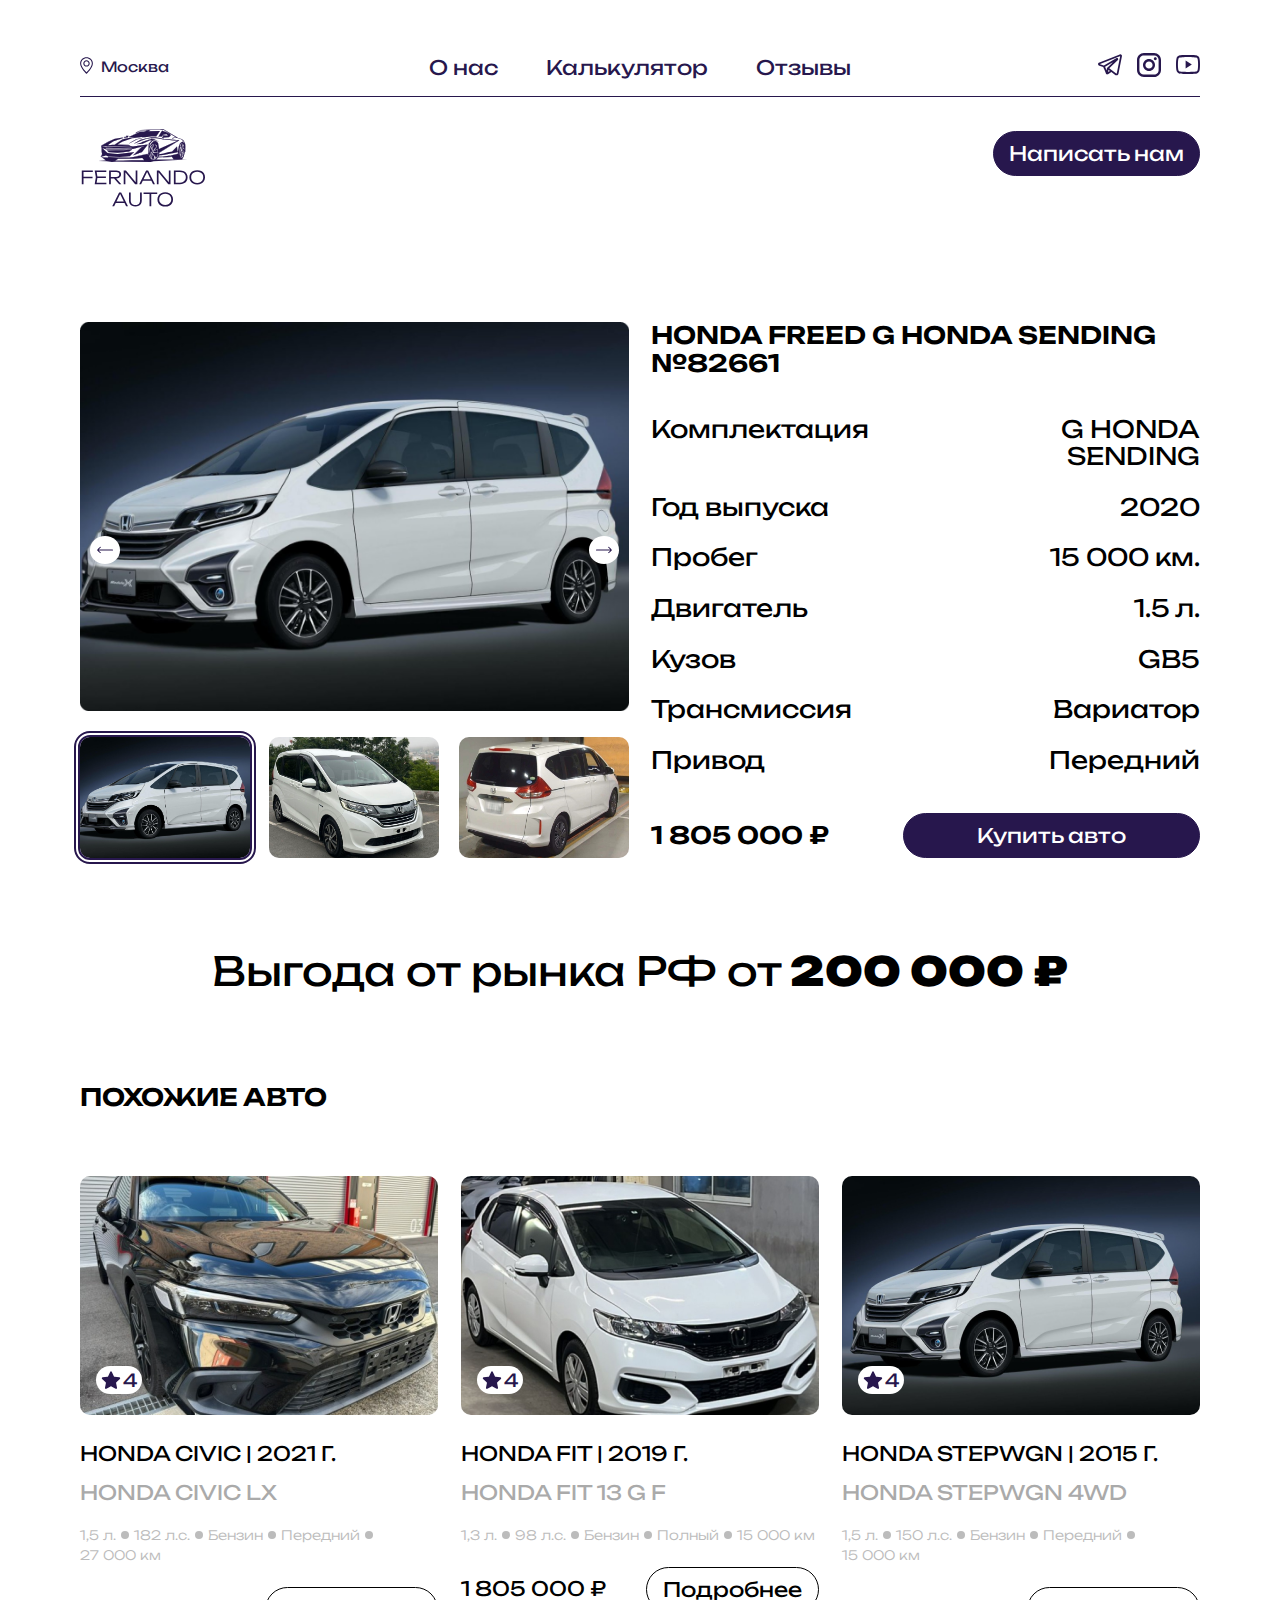
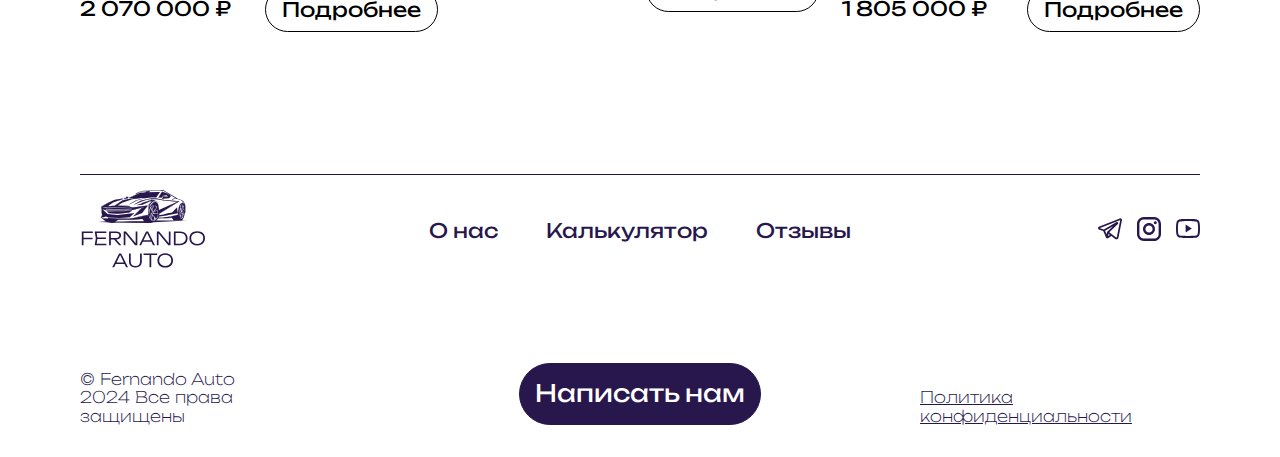
<file: pages/auto/auto.html>
<!DOCTYPE html>
<html lang="en">

<head>
    <meta charset="UTF-8">
    <meta name="viewport" content="width=device-width, initial-scale=1.0">
    <link rel="stylesheet" href="../../normalize.css">
    <link rel="stylesheet" href="./auto.css">
    <title>Fernando Auto || Автомобиль</title>
</head>

<body>
    <div id="root">
        <!-- Header -->
        <header>
            <ul class="location">
                <li class="location__item"><img class="location__img" src="../../images/location_dark.svg"
                        alt="location-image"></img></li>
                <li class="location__item">
                    <div class="location__text">Москва</div>
                </li>
            </ul>
            <img class="hamburger-menu" src="../../images/hamburger2_dark.svg" alt="hamburger menu">
            <ul class="hamburger-menu__list hidden">
                <li class="hamburger-menu__item"><a href="../../index.html">О нас</a></li>
                <li class="hamburger-menu__item"><a href="../calculator/calculator.html">Калькулятор</a></li>
                <!-- <li class="hamburger-menu__item"><a href="../../index.html">Контакты</a></li> -->
                <li class="hamburger-menu__item"><a href="../reviews/reviews.html">Отзывы</a></li>
            </ul>
            <ul class="top-menu">
                <li class="top-menu__item"><a class="top-menu__item__link" href="../../index.html">О нас</a></li>
                <li class="top-menu__item"><a class="top-menu__item__link"
                        href="../calculator/calculator.html">Калькулятор</a></li>
                <!-- <li class="top-menu__item"><a class="top-menu__item__link" href="../../index.html">Контакты</a></li> -->
                <li class="top-menu__item"><a class="top-menu__item__link" href="../reviews/reviews.html">Отзывы</a>
                </li>
            </ul>
            <ul class="socials">
                <li class="socials__item">
                    <a class="socials__item__link" href="https://t.me/fernandoauto">
                        <img class="socials__item__img" src="../../images/telegram_dark.svg" alt="telegram-icon">
                    </a>
                </li>
                <li class="socials__item">
                    <a class="socials__item__link" href="https://www.instagram.com/fernandoavto">
                        <img class="socials__item__img" src="../../images/instagram_dark.svg" alt="instagram-icon">
                    </a>
                </li>
                <li class="socials__item">
                    <a class="socials__item__link" href="https://www.youtube.com/@FernandoAuto">
                        <img class="socials__item__img" src="../../images/youtube_dark.svg" alt="youtube-icon">
                    </a>
                </li>
            </ul>
            <a class="logo__link" href="../../index.html"><img class="logo__img" src="../../images/logo_dark.svg"
                    alt="Логотип компании Fernando Auto"></img></a>
            <button type="submit" class="feedback write">Написать нам</button>
        </header>
        <main>
            <!-- Конкретное авто -->
            <section class="auto">
                <div class="auto__card">
                    <div class="auto__card__img">
                        <img class="auto__card__img__arrow__back" src="../../images/arrow_back.svg" alt="arrow back">
                        <img class="auto__card__img__arrow__next" src="../../images/arrow_next.svg" alt="arrow next">
                        <div class="auto__card__title_mobile">HONDA FREED G HONDA SENDING №82661</div>
                        <img class="auto__card__img__main" src="../../images/auto_card1.png" alt="auto image">
                        <div class="auto__card__img__extra">
                            <img class="auto__card__img__extra__item" src="../../images/auto_card1.png"
                                alt="auto image">
                            <img class="auto__card__img__extra__item" src="../../images/auto_card2.jpg"
                                alt="auto image">
                            <img class="auto__card__img__extra__item" src="../../images/auto_card3.jpg"
                                alt="auto image">
                        </div>
                    </div>
                    <div class="auto__card__description">
                        <div class="auto__card__title">HONDA FREED G HONDA SENDING №82661</div>
                        <div class="auto__card__specifications">
                            <div class="auto__card__specification equipment">
                                <div class="auto__card__specification__name">Комплектация</div>
                                <div class="auto__card__specification__value">G HONDA SENDING</div>
                            </div>
                            <div class="auto__card__specification year">
                                <div class="auto__card__specification__name">Год выпуска</div>
                                <div class="auto__card__specification__value">2020</div>
                            </div>
                            <div class="auto__card__specification mileage">
                                <div class="auto__card__specification__name">Пробег</div>
                                <div class="auto__card__specification__value">15 000 км.</div>
                            </div>
                            <div class="auto__card__specification engine">
                                <div class="auto__card__specification__name">Двигатель</div>
                                <div class="auto__card__specification__value">1.5 л.</div>
                            </div>
                            <div class="auto__card__specification body">
                                <div class="auto__card__specification__name">Кузов</div>
                                <div class="auto__card__specification__value">GB5</div>
                            </div>
                            <div class="auto__card__specification transmission">
                                <div class="auto__card__specification__name">Трансмиссия</div>
                                <div class="auto__card__specification__value">Вариатор</div>
                            </div>
                            <div class="auto__card__specification drive">
                                <div class="auto__card__specification__name">Привод</div>
                                <div class="auto__card__specification__value">Передний</div>
                            </div>

                        </div>
                        <div class="auto__card__footer">
                            <div class="auto__card__price">1 805 000 ₽</div>
                            <button class="auto__card__button order">Купить авто</button>
                        </div>
                    </div>
                </div>
                <div class="profit">
                    <span class="profit__text">Выгода от рынка РФ от </span>
                    <span class="profit__value">200 000 ₽</span>
                </div>
                <div class="auto__similar">
                    <div class="auto__similar__title">
                        похожие авто
                    </div>
                    <div class="auto__similar__contaiter">
                        <div class="auto__similar__card">
                            <div class="auto__similar__card__rating">
                                <img class="auto__similar__card__rating__img" src="../../images/star.svg" alt="star">
                                <div class="auto__similar__card__rating__value">4</div>
                            </div>
                            <img class="auto__similar__card__img" src="../../images/similar_auto1.png" alt="auto image">
                            <div class="auto__similar__card__title"><span
                                    class="auto__similar__card__title__model">HONDA CIVIC</span> |
                                <span class="auto__similar__card__title__year">2021 г.</span>
                            </div>
                            <div class="auto__similar__card__subtitle">HONDA CIVIC LX</div>
                            <div class="auto__similar__card__properties">
                                <div class="auto__similar__card__propertie">1,5 л.</div>
                                <div class="separator"></div>
                                <div class="auto__similar__card__propertie">182 л.с.</div>
                                <div class="separator"></div>
                                <div class="auto__similar__card__propertie">Бензин</div>
                                <div class="separator"></div>
                                <div class="auto__similar__card__propertie">Передний</div>
                                <div class="separator"></div>
                                <div class="auto__similar__card__propertie">27 000 км</div>
                            </div>
                            <div class="auto__similar__card__footer">
                                <div class="auto__similar__card__price">2 070 000 ₽</div>
                                <a href="../auto/auto.html"><button
                                        class="auto__similar__card__about">Подробнее</button></a>
                            </div>
                        </div>
                        <div class="auto__similar__card">
                            <div class="auto__similar__card__rating">
                                <img class="auto__similar__card__rating__img" src="../../images/star.svg" alt="star">
                                <div class="auto__similar__card__rating__value">4</div>
                            </div>
                            <img class="auto__similar__card__img" src="../../images/similar_auto2.png" alt="auto image">
                            <div class="auto__similar__card__title"><span
                                    class="auto__similar__card__title__model">HONDA FIT</span> |
                                <span class="auto__similar__card__title__year">2019 г.</span>
                            </div>
                            <div class="auto__similar__card__subtitle">HONDA FIT 13 G F</div>
                            <div class="auto__similar__card__properties">
                                <div class="auto__similar__card__propertie">1,3 л.</div>
                                <div class="separator"></div>
                                <div class="auto__similar__card__propertie">98 л.с.</div>
                                <div class="separator"></div>
                                <div class="auto__similar__card__propertie">Бензин</div>
                                <div class="separator"></div>
                                <div class="auto__similar__card__propertie">Полный</div>
                                <div class="separator"></div>
                                <div class="auto__similar__card__propertie">15 000 км</div>
                            </div>
                            <div class="auto__similar__card__footer">
                                <div class="auto__similar__card__price">1 805 000 ₽</div>
                                <a href="../auto/auto.html"><button
                                        class="auto__similar__card__about">Подробнее</button></a>
                            </div>
                        </div>
                        <div class="auto__similar__card">
                            <div class="auto__similar__card__rating">
                                <img class="auto__similar__card__rating__img" src="../../images/star.svg" alt="star">
                                <div class="auto__similar__card__rating__value">4</div>
                            </div>
                            <img class="auto__similar__card__img" src="../../images/similar_auto3.png" alt="auto image">
                            <div class="auto__similar__card__title"><span
                                    class="auto__similar__card__title__model">HONDA STEPWGN</span> |
                                <span class="auto__similar__card__title__year">2015 г.</span>
                            </div>
                            <div class="auto__similar__card__subtitle">HONDA STEPWGN 4WD </div>
                            <div class="auto__similar__card__properties">
                                <div class="auto__similar__card__propertie">1,5 л.</div>
                                <div class="separator"></div>
                                <div class="auto__similar__card__propertie">150 л.с.</div>
                                <div class="separator"></div>
                                <div class="auto__similar__card__propertie">Бензин</div>
                                <div class="separator"></div>
                                <div class="auto__similar__card__propertie">Передний</div>
                                <div class="separator"></div>
                                <div class="auto__similar__card__propertie">15 000 км</div>
                            </div>
                            <div class="auto__similar__card__footer">
                                <div class="auto__similar__card__price">1 805 000 ₽</div>
                                <a href="../auto/auto.html"><button
                                        class="auto__similar__card__about">Подробнее</button></a>
                            </div>
                        </div>
                        <div class="auto__similar__arrows">
                            <img class="auto__similar__arrow__back" src="../../images/arrow_back.svg" alt="arrow back">
                            <img class="auto__similar__arrow__next" src="../../images/arrow_next.svg" alt="arrow next">
                        </div>

                    </div>
                </div>
            </section>
        </main>
        <!-- Footer -->
        <footer>
            <a class="footer__logo__link" href="../../index.html">
                <img class="footer__logo__img" src="../../images/logo_dark.svg"
                    alt="Логотип компании Fernando Auto"></img>
            </a>
            <ul class="footer-menu">
                <li class="footer-menu__item"><a class="footer-menu__item__link" href="../../index.html">О нас</a></li>
                <li class="footer-menu__item"><a class="footer-menu__item__link"
                        href="../calculator/calculator.html">Калькулятор</a></li>
                <!-- <li class="footer-menu__item"><a class="footer-menu__item__link" href="../../index.html">Контакты</a></li> -->
                <li class="footer-menu__item"><a class="footer-menu__item__link"
                        href="../reviews/reviews.html">Отзывы</a></li>
            </ul>
            <ul class="footer__socials">
                <li class="footer__socials__item">
                    <a class="footer__socials__item__link" href="https://t.me/fernandoauto">
                        <img class="footer__socials__item__img" src="../../images/telegram_dark.svg"
                            alt="telegram-icon">
                    </a>
                </li>
                <li class="footer__socials__item">
                    <a class="footer__socials__item__link" href="https://www.instagram.com/fernandoavto">
                        <img class="footer__socials__item__img" src="../../images/instagram_dark.svg"
                            alt="instagram-icon">
                    </a>
                </li>
                <li class="footer__socials__item">
                    <a class="footer__socials__item__link" href="https://www.youtube.com/@FernandoAuto">
                        <img class="footer__socials__item__img" src="../../images/youtube_dark.svg" alt="youtube-icon">
                    </a>
                </li>
            </ul>
            <div class="footer__license">© Fernando Auto 2024
                Все права защищены</div>
            <button type="submit" class="footer__button write">Написать нам</button>
            <div class="footer__confidentiality"><a class="footer__confidentiality__link" href="#">Политика
                    конфиденциальности</a></div>
        </footer>
    </div>

    <!-- Оставить заявку -->
    <div class="popup hidden">
        <div class="popup__container">
            <button class="popup__close" type="submit">
                <span class="visually-hidden">Кнопка закрытия окна</span>
            </button>
            <form class="popup__content">
                <label>
                    <input type="text" name="name" class="popup__content__item name" placeholder="ФИО" />
                </label>
                <label>
                    <input type="text" name="phone" class="popup__content__item phone" placeholder="+7 999 999 99 99" />
                </label>
                <label>
                    <input type="text" name="email" class="popup__content__item email" placeholder="Email" />
                </label>
                <label>
                    <span class="popup__text">Какой автомобиль Вас интересует?</span>
                    <textarea type="text" name="details" class="popup__content__item details"
                        placeholder="Марка, модель, год, пробег, комплектация и бюджет"></textarea>
                </label>
                <label>
                    <h5 class="popup__text">Удобный способ связи:</h5>
                    <div class="communication-type__container">
                        <input type="radio" name="communication-type__value" class="communication-type" />
                        <span name="communication-type__text">По телефону</span>
                    </div>
                    <div class="communication-type__container">
                        <input type="radio" name="communication-type__value" class="communication-type" />
                        <span name="communication-type__text">WhatsApp</span>
                    </div>
                    <div class="communication-type__container">
                        <input type="radio" name="communication-type__value" class="communication-type" />
                        <span name="communication-type__text">Telegram</span>
                    </div>
                </label>
                <button class="popup__button" type="submit">Отправить</button>
            </form>
        </div>
    </div>

    <!-- Задать вопрос -->
    <div class="popup2 hidden">
        <div class="popup2__container">
            <button class="popup2__close" type="submit">
                <span class="visually-hidden">Кнопка закрытия окна</span>
            </button>
            <form class="popup2__content">
                <label>
                    <input type="text" name="name" class="popup2__content__item name" placeholder="ФИО" />
                </label>
                <label>
                    <input type="text" name="phone" class="popup2__content__item phone"
                        placeholder="+7 999 999 99 99" />
                </label>
                <label>
                    <input type="text" name="email" class="popup2__content__item email" placeholder="Email" />
                </label>
                <label>
                    <span class="popup__text">Напишите свой вопрос в поле ниже</span>
                    <textarea type="text" name="details" class="popup2__content__item details"
                        placeholder="Комментарий"></textarea>
                </label>
                <label>
                    <h5 class="popup__text">Удобный способ связи:</h5>
                    <div class="communication-type__container">
                        <input type="radio" name="communication-type__value" class="communication-type" />
                        <span name="communication-type__text">По телефону</span>
                    </div>
                    <div class="communication-type__container">
                        <input type="radio" name="communication-type__value" class="communication-type" />
                        <span name="communication-type__text">WhatsApp</span>
                    </div>
                    <div class="communication-type__container">
                        <input type="radio" name="communication-type__value" class="communication-type" />
                        <span name="communication-type__text">Telegram</span>
                    </div>
                </label>
                <button class="popup2__button" type="submit">Отправить</button>
            </form>
        </div>
    </div>
    <script src="./auto.js"></script>
</body>

</html>
</file>
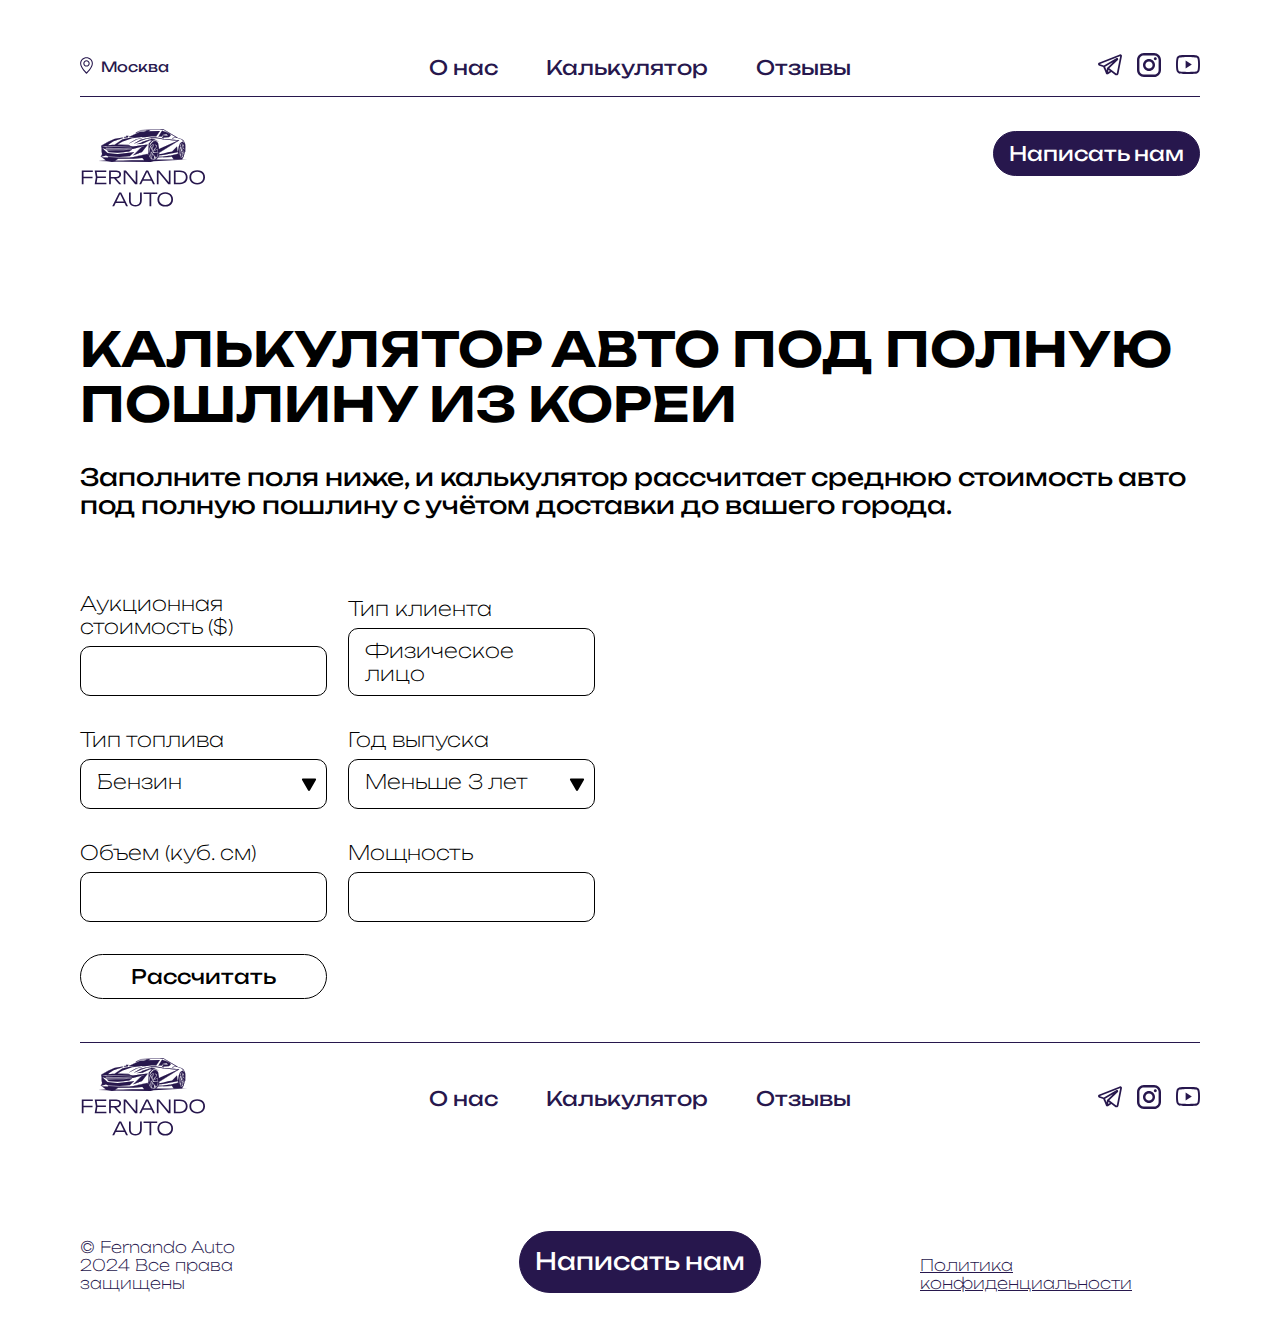
<file: pages/calculator/calculator.html>
<!DOCTYPE html>
<html lang="en">

<head>
    <meta charset="UTF-8">
    <meta name="viewport" content="width=device-width, initial-scale=1.0">
    <link rel="stylesheet" href="../../normalize.css">
    <link rel="stylesheet" href="./calculator.css">
    <title>Fernando Auto || Calculator</title>
</head>

<body>
    <div id="root">
        <!-- Header -->
        <header>
            <ul class="location">
                <li class="location__item"><img class="location__img" src="../../images/location_dark.svg"
                        alt="location-image"></img></li>
                <li class="location__item">
                    <div class="location__text">Москва</div>
                </li>
            </ul>
            <img class="hamburger-menu" src="../../images/hamburger2_dark.svg" alt="hamburger menu">
            <ul class="hamburger-menu__list hidden">
                <li class="hamburger-menu__item"><a href="../../index.html">О нас</a></li>
                <li class="hamburger-menu__item"><a href="#">Калькулятор</a></li>
                <!-- <li class="hamburger-menu__item"><a href="../../index.html">Контакты</a></li> -->
                <li class="hamburger-menu__item"><a href="../reviews/reviews.html">Отзывы</a></li>
            </ul>
            <ul class="top-menu">
                <li class="top-menu__item"><a class="top-menu__item__link" href="../../index.html">О нас</a></li>
                <li class="top-menu__item"><a class="top-menu__item__link" href="#">Калькулятор</a></li>
                <!-- <li class="top-menu__item"><a class="top-menu__item__link" href="../../index.html">Контакты</a></li> -->
                <li class="top-menu__item"><a class="top-menu__item__link" href="../reviews/reviews.html">Отзывы</a>
                </li>
            </ul>
            <ul class="socials">
                <li class="socials__item">
                    <a class="socials__item__link" href="https://t.me/fernandoauto">
                        <img class="socials__item__img" src="../../images/telegram_dark.svg" alt="telegram-icon">
                    </a>
                </li>
                <li class="socials__item">
                    <a class="socials__item__link" href="https://www.instagram.com/fernandoavto">
                        <img class="socials__item__img" src="../../images/instagram_dark.svg" alt="instagram-icon">
                    </a>
                </li>
                <li class="socials__item">
                    <a class="socials__item__link" href="https://www.youtube.com/@FernandoAuto">
                        <img class="socials__item__img" src="../../images/youtube_dark.svg" alt="youtube-icon">
                    </a>
                </li>
            </ul>
            <a class="logo__link" href="../../index.html"><img class="logo__img" src="../../images/logo_dark.svg"
                    alt="Логотип компании Fernando Auto"></img></a>
            <button type="submit" class="feedback write">Написать нам</button>
        </header>
        <main>
            <!-- Раздел с калькулятором -->
            <section class="calculator">
                <div class="calculator__title">
                    <div class="calculator__title__item">калькулятор авто под полную пошлину из</div>
                    <div class="calculator__title__item country">кореи</div>                    
                </div>
                <div class="calculator__description">
                    Заполните поля ниже, и калькулятор рассчитает среднюю стоимость авто под полную
                    пошлину с учётом доставки до вашего города.                   
                </div>
                <div class="calculator__content">
                    <div class="calculator__data">
                        <div class="calculator__data__item">
                            <div class="calculator__data__item__title">Аукционная стоимость ($)</div>
                            <input class="calculator__data__item__value price">
                        </div>
                        <div class="calculator__data__item client-types">
                            <div class="calculator__data__item__title">Тип клиента</div>
                            <div class="calculator__data__item__value client-types-toggle">Физическое лицо</div>
                            <!-- <ul class="client-types__list hidden">
                                <li class="client-type">Физическое лицо</li>
                                <li class="client-type">Юридическое лицо</li>
                            </ul> -->
                            <!-- <div class="arrows">
                                <img class="arrow client-type__arrow__down" src="../../images/arrow_down.svg"
                                    alt="Стрелка вниз">
                                <img class="arrow client-type__arrow__up hidden" src="../../images/arrow_up_dark.svg"
                                    alt="Стрелка вверх">
                            </div> -->
                        </div>
                        <div class="calculator__data__item fuel-types">
                            <div class="calculator__data__item__title">Тип топлива</div>
                            <div class="calculator__data__item__value fuel-types-toggle">Бензин</div>
                            <div class="fuel-types__container hidden">
                                <input class="fuel-types__search" type="text">
                                <img class="search__img" src="../../images/search.svg" alt="search image">
                                <ul class="fuel-types__list">
                                    <li class="fuel-type">Бензин</li>
                                    <li class="fuel-type">Дизель</li>
                                    <li class="fuel-type">Гибрид</li>                                    
                                </ul>
                            </div>

                            <div class="arrows">
                                <img class="arrow fuel-type__arrow__down" src="../../images/arrow_down.svg"
                                    alt="Стрелка вниз">
                                <img class="arrow fuel-type__arrow__up hidden" src="../../images/arrow_up_dark.svg"
                                    alt="Стрелка вверх">
                            </div>
                        </div>
                        <div class="calculator__data__item">
                            <div class="calculator__data__item__title">Год выпуска</div>
                            <div class="calculator__data__item__value year-toggle">Меньше 3 лет</div>
                            <ul class="year__list hidden">
                                <li class="year">Меньше 3 лет</li>
                                <li class="year">3-5 лет</li>
                                <li class="year">5-7 лет</li>
                            </ul>
                            <div class="arrows">
                                <img class="arrow year__arrow__down" src="../../images/arrow_down.svg"
                                    alt="Стрелка вниз">
                                <img class="arrow year__arrow__up hidden" src="../../images/arrow_up_dark.svg"
                                    alt="Стрелка вверх">
                            </div>
                        </div>
                        <div class="calculator__data__item">
                            <div class="calculator__data__item__title">Объем (куб. см)</div>
                            <input class="calculator__data__item__value">
                        </div>
                        <div class="calculator__data__item">
                            <div class="calculator__data__item__title">Мощность</div>
                            <input class="calculator__data__item__value">
                        </div>
                        <button type="submit" class="calculator__button">Рассчитать</button>
                    </div>

                    <div class="calculator__result hidden">
                        <div class="calculator__result__item exchange-rate">
                            <div class="calculator__result__item__title">Курс валют ЦБ на сегодня:</div>
                            <div class="calculator__result__item__value">1 $ - <span class="exchange-rate__usd">95,64</span> ₽<br>1 € - <span class="exchange-rate__euro">95,64</span> €</div>
                        </div>
                        <div class="calculator__result__item average-cost">
                            <div class="calculator__result__item__title">Средняя стоимость автомобиля во Владивостоке со
                                всеми расходами:</div>
                            <div class="calculator__result__item__value">
                                <span class="average-cost__value">4 384</span> $</div>
                        </div>
                        <div class="calculator__result__item auction-price">
                            <div class="calculator__result__item__title">Стоимость на аукционе:
                                <span class="subtitle">В зависимости от дальности аукциона</span>
                            </div>
                            <div class="calculator__result__item__value">
                                <span class="auction-price__value"></span> $</div>
                        </div>
                        <div class="calculator__result__item average-expenses">
                            <div class="calculator__result__item__title">Средние расходы
                                по Японии</div>
                            <div class="calculator__result__item__value">
                                <span class="average-expenses__value">504</span> $</div>
                        </div>
                        <div class="calculator__result__item freight-fee">
                            <div class="calculator__result__item__title">Фрахт до Владивостока <br> *стоимость варьируется от габаритов ТС
                                <span class="subtitle">Морская перевозка</span>
                            </div>
                            <div class="calculator__result__item__value">
                                <span class="freight-fee__value">504</span> $</div>
                        </div>
                        <div class="calculator__result__item customs-clearance">
                            <div class="calculator__result__item__title">Таможенное оформление <br> *стоимость варьируется от типа ТС
                                <ul>
                                    <li>Разгрузка + нормативное хранение на складе (СВХ)</li>
                                    <li>Прохождение лаборатории - СБКТС, ЭПТС</li>
                                    <li>Услуга таможенного брокера</li>                                    
                                </ul>
                            </div>
                            <div class="calculator__result__item__value"><span class="customs-clearance__value">857</span> $</div>
                        </div>
                        <div class="calculator__result__item company-fee">
                            <div class="calculator__result__item__title">Комиссия компании Fernando Auto</div>
                            <div class="calculator__result__item__value"><span class="company-fee__value">523</span> $</div>
                        </div>
                        <div class="calculator__result__item laboratory-fee">
                            <div class="calculator__result__item__title">Перемещение авто из порта с прохождением
                                лаборатории</div>
                            <div class="calculator__result__item__value"><span class="laboratory-fee__value">52</span> $</div>
                        </div>
                        <div class="calculator__result__item customs-fee">
                            <div class="calculator__result__item__title">Таможенные платежи:
                                <ul>
                                    <li>Сборы за таможенное оформление: <span class="execution__value">8</span> $</li>
                                    </li>
                                    <li>Пошлина (на физ.лицо): <span class="tax__value">620</span> $</li>
                                </ul>
                            </div>
                            <div class="calculator__result__item__value"><span class="customs-fee__value">628</span> $</div>
                        </div>
                        <div class="calculator__result__item utilization-fee">
                            <div class="calculator__result__item__title">Утилизационный сбор:</div>
                            <div class="calculator__result__item__value"><span class="utilization-fee__value">55</span> $</div>
                        </div>
                        <div class="calculator__result__item total">
                            <div class="calculator__result__item__title">Итого:</div>
                            <div class="calculator__result__item__value"><span class="total__value">4384</span> $</div>
                        </div>
                        <div class="calculator__result__item comment">
                            <ul>
                                <li>Уважаемые Заказчики! Представленный расчет является ориентировочным и может
                                    отличаться от конечной суммы по прибытию автомобиля, ввиду волатильности курсов, а
                                    также плавающих тарифов на перевозку, СВХ, услуги брокера.</li>

                            </ul>

                        </div>
                    </div>
                </div>
            </section>

        </main>
        <!-- Footer -->
        <footer>
            <a class="footer__logo__link" href="../../index.html">
                <img class="footer__logo__img" src="../../images/logo_dark.svg"
                    alt="Логотип компании Fernando Auto"></img>
            </a>
            <ul class="footer-menu">
                <li class="footer-menu__item"><a class="footer-menu__item__link" href="../../index.html">О нас</a></li>
                <li class="footer-menu__item"><a class="footer-menu__item__link" href="#">Калькулятор</a></li>
                <!-- <li class="footer-menu__item"><a class="footer-menu__item__link" href="../../index.html">Контакты</a></li> -->
                <li class="footer-menu__item"><a class="footer-menu__item__link"
                        href="../reviews/reviews.html">Отзывы</a></li>
            </ul>
            <ul class="footer__socials">
                <li class="footer__socials__item">
                    <a class="footer__socials__item__link" href="https://t.me/fernandoauto">
                        <img class="footer__socials__item__img" src="../../images/telegram_dark.svg"
                            alt="telegram-icon">
                    </a>
                </li>
                <li class="footer__socials__item">
                    <a class="footer__socials__item__link" href="https://www.instagram.com/fernandoavto">
                        <img class="footer__socials__item__img" src="../../images/instagram_dark.svg"
                            alt="instagram-icon">
                    </a>
                </li>
                <li class="footer__socials__item">
                    <a class="footer__socials__item__link" href="https://www.youtube.com/@FernandoAuto">
                        <img class="footer__socials__item__img" src="../../images/youtube_dark.svg" alt="youtube-icon">
                    </a>
                </li>
            </ul>
            <div class="footer__license">© Fernando Auto 2024
                Все права защищены</div>
            <button type="submit" class="footer__button write">Написать нам</button>
            <div class="footer__confidentiality"><a class="footer__confidentiality__link" href="#">Политика
                    конфиденциальности</a></div>
        </footer>
    </div>

    <!-- Оставить заявку -->
    <div class="popup hidden">
        <div class="popup__container">
            <button class="popup__close" type="submit">
                <span class="visually-hidden">Кнопка закрытия окна</span>
            </button>
            <form class="popup__content">
                <label>
                    <input type="text" name="name" class="popup__content__item name" placeholder="ФИО" />
                </label>
                <label>
                    <input type="text" name="phone" class="popup__content__item phone" placeholder="+7 999 999 99 99" />
                </label>
                <label>
                    <input type="text" name="email" class="popup__content__item email" placeholder="Email" />
                </label>
                <label>
                    <span class="popup__text">Какой автомобиль Вас интересует?</span>
                    <textarea type="text" name="details" class="popup__content__item details"
                        placeholder="Марка, модель, год, пробег, комплектация и бюджет"></textarea>
                </label>
                <label>
                    <h5 class="popup__text">Удобный способ связи:</h5>
                    <div class="communication-type__container">
                        <input type="radio" name="communication-type__value" class="communication-type" />
                        <span name="communication-type__text">По телефону</span>
                    </div>
                    <div class="communication-type__container">
                        <input type="radio" name="communication-type__value" class="communication-type" />
                        <span name="communication-type__text">WhatsApp</span>
                    </div>
                    <div class="communication-type__container">
                        <input type="radio" name="communication-type__value" class="communication-type" />
                        <span name="communication-type__text">Telegram</span>
                    </div>
                </label>
                <button class="popup__button" type="submit">Отправить</button>
            </form>
        </div>
    </div>

    <!-- Задать вопрос -->
    <div class="popup2 hidden">
        <div class="popup2__container">
            <button class="popup2__close" type="submit">
                <span class="visually-hidden">Кнопка закрытия окна</span>
            </button>
            <form class="popup2__content">
                <label>
                    <input type="text" name="name" class="popup2__content__item name" placeholder="ФИО" />
                </label>
                <label>
                    <input type="text" name="phone" class="popup2__content__item phone"
                        placeholder="+7 999 999 99 99" />
                </label>
                <label>
                    <input type="text" name="email" class="popup2__content__item email" placeholder="Email" />
                </label>
                <label>
                    <span class="popup__text">Напишите свой вопрос в поле ниже</span>
                    <textarea type="text" name="details" class="popup2__content__item details"
                        placeholder="Комментарий"></textarea>
                </label>
                <label>
                    <h5 class="popup__text">Удобный способ связи:</h5>
                    <div class="communication-type__container">
                        <input type="radio" name="communication-type__value" class="communication-type" />
                        <span name="communication-type__text">По телефону</span>
                    </div>
                    <div class="communication-type__container">
                        <input type="radio" name="communication-type__value" class="communication-type" />
                        <span name="communication-type__text">WhatsApp</span>
                    </div>
                    <div class="communication-type__container">
                        <input type="radio" name="communication-type__value" class="communication-type" />
                        <span name="communication-type__text">Telegram</span>
                    </div>
                </label>
                <button class="popup2__button" type="submit">Отправить</button>
            </form>
        </div>
    </div>
    <script src="./calculator.js"></script>
</body>

</html>
</file>
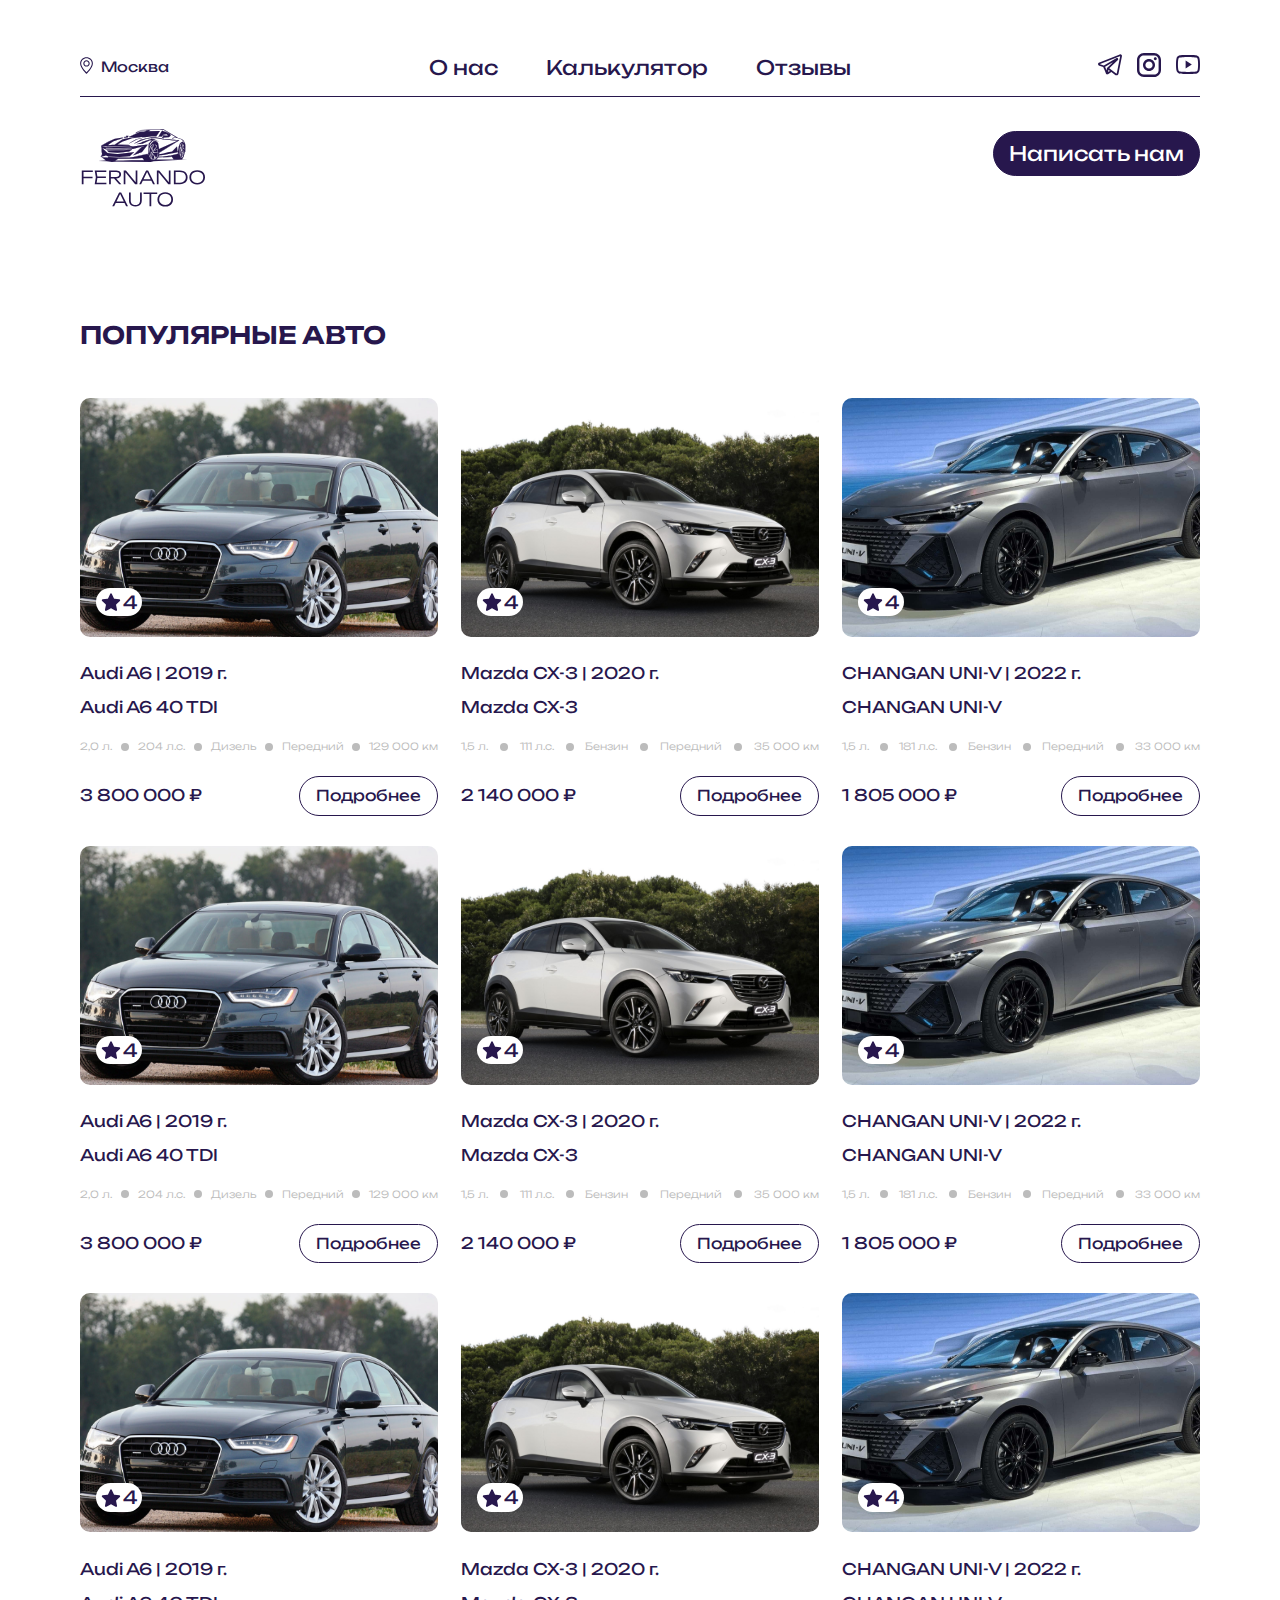
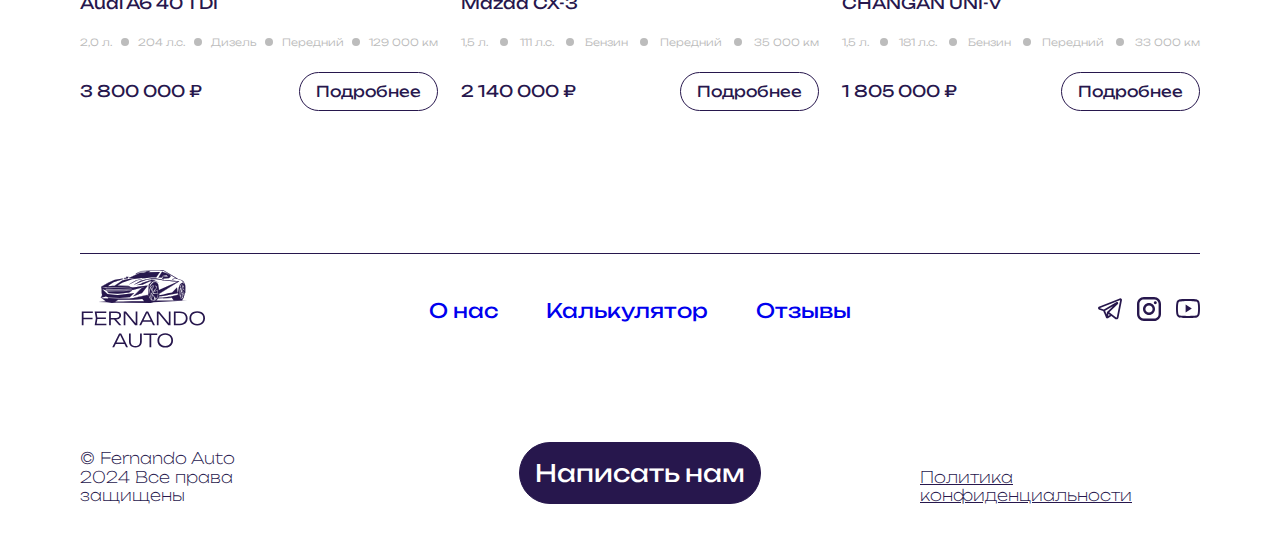
<file: pages/goods/goods.html>
<!DOCTYPE html>
<html lang="en">

<head>
  <meta charset="UTF-8">
  <meta name="viewport" content="width=device-width, initial-scale=1.0">
  <link rel="stylesheet" href="../../normalize.css">
  <link rel="stylesheet" href="./goods.css">
  <title>Fernando Auto || Популярные авто</title>
</head>

<body>
  <div id="root">
    <!-- Header -->
    <header>
      <ul class="location">
        <li class="location__item"><img class="location__img" src="../../images/location_dark.svg"
            alt="location-image"></img></li>
        <li class="location__item">
          <div class="location__text">Москва</div>
        </li>
      </ul>
      <img class="hamburger-menu" src="../../images/hamburger2_dark.svg" alt="hamburger menu">
      <ul class="hamburger-menu__list hidden">
        <li class="hamburger-menu__item"><a href="../../index.html">О нас</a></li>
        <li class="hamburger-menu__item"><a href="../calculator/calculator.html">Калькулятор</a></li>
        <!-- <li class="hamburger-menu__item"><a href="../../index.html">Контакты</a></li> -->
        <li class="hamburger-menu__item"><a href="../reviews/reviews.html">Отзывы</a></li>
      </ul>
      <ul class="top-menu">
        <li class="top-menu__item"><a class="top-menu__item__link" href="../../index.html">О нас</a></li>
        <li class="top-menu__item"><a class="top-menu__item__link" href="../calculator/calculator.html">Калькулятор</a>
        </li>
        <!-- <li class="top-menu__item"><a class="top-menu__item__link" href="../../index.html">Контакты</a></li> -->
        <li class="top-menu__item"><a class="top-menu__item__link" href="../reviews/reviews.html">Отзывы</a></li>
      </ul>
      <ul class="socials">
        <li class="socials__item">
          <a class="socials__item__link" href="https://t.me/fernandoauto">
            <img class="socials__item__img" src="../../images/telegram_dark.svg" alt="telegram-icon">
          </a>
        </li>
        <li class="socials__item">
          <a class="socials__item__link" href="https://www.instagram.com/fernandoavto">
            <img class="socials__item__img" src="../../images/instagram_dark.svg" alt="instagram-icon">
          </a>
        </li>
        <li class="socials__item">
          <a class="socials__item__link" href="https://www.youtube.com/@FernandoAuto">
            <img class="socials__item__img" src="../../images/youtube_dark.svg" alt="youtube-icon">
          </a>
        </li>
      </ul>
      <a class="logo__link" href="../../index.html"><img class="logo__img" src="../../images/logo_dark.svg"
          alt="Логотип компании Fernando Auto"></img></a>
      <button type="submit" class="feedback write">Написать нам</button>
    </header>
    <main>
      <!-- Раздел "Популярные авто" -->
      <section class="goods">
        <h3 class="goods__title">популярные авто</h3>
        <div class="goods__cards">
          <div class="goods__card">
            <div class="goods__card__rating">
              <img class="goods__card__rating__img" src="../../images/star.svg" alt="star">
              <div class="goods__card__rating__value">4</div>
            </div>
            <img class="goods__card__img" src="../../images/good1.svg" alt="auto image">
            <div class="goods__card__title"><span class="goods__card__title__model">Audi A6</span> | <span
                class="goods__card__title__year">2019 г.</span></div>
            <div class="goods__card__subtitle">Audi A6 40 TDI</div>
            <div class="goods__card__properties">
              <div class="goods__card__propertie">2,0 л.</div>
              <div class="separator"></div>
              <div class="goods__card__propertie">204 л.с.</div>
              <div class="separator"></div>
              <div class="goods__card__propertie">Дизель</div>
              <div class="separator"></div>
              <div class="goods__card__propertie">Передний</div>
              <div class="separator"></div>
              <div class="goods__card__propertie">129 000 км</div>
            </div>
            <div class="goods__card__footer">
              <div class="goods__card__price">3 800 000 ₽</div>
              <a class="goods__card__about__link" href="../auto/auto.html"><button class="goods__card__about">Подробнее</button></a>
            </div>
          </div>
          <div class="goods__card">
            <div class="goods__card__rating">
              <img class="goods__card__rating__img" src="../../images/star.svg" alt="star">
              <div class="goods__card__rating__value">4</div>
            </div>
            <img class="goods__card__img" src="../../images/good2.svg" alt="auto image">
            <div class="goods__card__title"><span class="goods__card__title__model">Mazda CX-3</span> | <span
                class="goods__card__title__year">2020 г.</span></div>
            <div class="goods__card__subtitle">Mazda CX-3</div>
            <div class="goods__card__properties">
              <div class="goods__card__propertie">1,5 л.</div>
              <div class="separator"></div>
              <div class="goods__card__propertie">111 л.с.</div>
              <div class="separator"></div>
              <div class="goods__card__propertie">Бензин</div>
              <div class="separator"></div>
              <div class="goods__card__propertie">Передний</div>
              <div class="separator"></div>
              <div class="goods__card__propertie">35 000 км</div>
            </div>
            <div class="goods__card__footer">
              <div class="goods__card__price">2 140 000 ₽</div>
              <a class="goods__card__about__link" href="../auto/auto.html"><button class="goods__card__about">Подробнее</button></a>
            </div>
          </div>
          <div class="goods__card">
            <div class="goods__card__rating">
              <img class="goods__card__rating__img" src="../../images/star.svg" alt="star">
              <div class="goods__card__rating__value">4</div>
            </div>
            <img class="goods__card__img" src="../../images/good3.svg" alt="auto image">
            <div class="goods__card__title"><span class="goods__card__title__model">CHANGAN UNI-V</span> | <span
                class="goods__card__title__year">2022 г.</span></div>
            <div class="goods__card__subtitle">CHANGAN UNI-V</div>
            <div class="goods__card__properties">
              <div class="goods__card__propertie">1,5 л.</div>
              <div class="separator"></div>
              <div class="goods__card__propertie">181 л.с.</div>
              <div class="separator"></div>
              <div class="goods__card__propertie">Бензин</div>
              <div class="separator"></div>
              <div class="goods__card__propertie">Передний</div>
              <div class="separator"></div>
              <div class="goods__card__propertie">33 000 км</div>
            </div>
            <div class="goods__card__footer">
              <div class="goods__card__price">1 805 000 ₽</div>
              <a class="goods__card__about__link" href="../auto/auto.html"><button class="goods__card__about">Подробнее</button></a>
            </div>
          </div>
          <div class="goods__card">
            <div class="goods__card__rating">
              <img class="goods__card__rating__img" src="../../images/star.svg" alt="star">
              <div class="goods__card__rating__value">4</div>
            </div>
            <img class="goods__card__img" src="../../images/good1.svg" alt="auto image">
            <div class="goods__card__title"><span class="goods__card__title__model">Audi A6</span> | <span
                class="goods__card__title__year">2019 г.</span></div>
            <div class="goods__card__subtitle">Audi A6 40 TDI</div>
            <div class="goods__card__properties">
              <div class="goods__card__propertie">2,0 л.</div>
              <div class="separator"></div>
              <div class="goods__card__propertie">204 л.с.</div>
              <div class="separator"></div>
              <div class="goods__card__propertie">Дизель</div>
              <div class="separator"></div>
              <div class="goods__card__propertie">Передний</div>
              <div class="separator"></div>
              <div class="goods__card__propertie">129 000 км</div>
            </div>
            <div class="goods__card__footer">
              <div class="goods__card__price">3 800 000 ₽</div>
              <a class="goods__card__about__link" href="../auto/auto.html"><button class="goods__card__about">Подробнее</button></a>
            </div>
          </div>
          <div class="goods__card">
            <div class="goods__card__rating">
              <img class="goods__card__rating__img" src="../../images/star.svg" alt="star">
              <div class="goods__card__rating__value">4</div>
            </div>
            <img class="goods__card__img" src="../../images/good2.svg" alt="auto image">
            <div class="goods__card__title"><span class="goods__card__title__model">Mazda CX-3</span> | <span
                class="goods__card__title__year">2020 г.</span></div>
            <div class="goods__card__subtitle">Mazda CX-3</div>
            <div class="goods__card__properties">
              <div class="goods__card__propertie">1,5 л.</div>
              <div class="separator"></div>
              <div class="goods__card__propertie">111 л.с.</div>
              <div class="separator"></div>
              <div class="goods__card__propertie">Бензин</div>
              <div class="separator"></div>
              <div class="goods__card__propertie">Передний</div>
              <div class="separator"></div>
              <div class="goods__card__propertie">35 000 км</div>
            </div>
            <div class="goods__card__footer">
              <div class="goods__card__price">2 140 000 ₽</div>
              <a class="goods__card__about__link" href="../auto/auto.html"><button class="goods__card__about">Подробнее</button></a>
            </div>
          </div>
          <div class="goods__card">
            <div class="goods__card__rating">
              <img class="goods__card__rating__img" src="../../images/star.svg" alt="star">
              <div class="goods__card__rating__value">4</div>
            </div>
            <img class="goods__card__img" src="../../images/good3.svg" alt="auto image">
            <div class="goods__card__title"><span class="goods__card__title__model">CHANGAN UNI-V</span> | <span
                class="goods__card__title__year">2022 г.</span></div>
            <div class="goods__card__subtitle">CHANGAN UNI-V</div>
            <div class="goods__card__properties">
              <div class="goods__card__propertie">1,5 л.</div>
              <div class="separator"></div>
              <div class="goods__card__propertie">181 л.с.</div>
              <div class="separator"></div>
              <div class="goods__card__propertie">Бензин</div>
              <div class="separator"></div>
              <div class="goods__card__propertie">Передний</div>
              <div class="separator"></div>
              <div class="goods__card__propertie">33 000 км</div>
            </div>
            <div class="goods__card__footer">
              <div class="goods__card__price">1 805 000 ₽</div>
              <a class="goods__card__about__link" href="../auto/auto.html"><button class="goods__card__about">Подробнее</button></a>
            </div>
          </div>
          <div class="goods__card">
            <div class="goods__card__rating">
              <img class="goods__card__rating__img" src="../../images/star.svg" alt="star">
              <div class="goods__card__rating__value">4</div>
            </div>
            <img class="goods__card__img" src="../../images/good1.svg" alt="auto image">
            <div class="goods__card__title"><span class="goods__card__title__model">Audi A6</span> | <span
                class="goods__card__title__year">2019 г.</span></div>
            <div class="goods__card__subtitle">Audi A6 40 TDI</div>
            <div class="goods__card__properties">
              <div class="goods__card__propertie">2,0 л.</div>
              <div class="separator"></div>
              <div class="goods__card__propertie">204 л.с.</div>
              <div class="separator"></div>
              <div class="goods__card__propertie">Дизель</div>
              <div class="separator"></div>
              <div class="goods__card__propertie">Передний</div>
              <div class="separator"></div>
              <div class="goods__card__propertie">129 000 км</div>
            </div>
            <div class="goods__card__footer">
              <div class="goods__card__price">3 800 000 ₽</div>
              <a class="goods__card__about__link" href="../auto/auto.html"><button class="goods__card__about">Подробнее</button></a>
            </div>
          </div>
          <div class="goods__card">
            <div class="goods__card__rating">
              <img class="goods__card__rating__img" src="../../images/star.svg" alt="star">
              <div class="goods__card__rating__value">4</div>
            </div>
            <img class="goods__card__img" src="../../images/good2.svg" alt="auto image">
            <div class="goods__card__title"><span class="goods__card__title__model">Mazda CX-3</span> | <span
                class="goods__card__title__year">2020 г.</span></div>
            <div class="goods__card__subtitle">Mazda CX-3</div>
            <div class="goods__card__properties">
              <div class="goods__card__propertie">1,5 л.</div>
              <div class="separator"></div>
              <div class="goods__card__propertie">111 л.с.</div>
              <div class="separator"></div>
              <div class="goods__card__propertie">Бензин</div>
              <div class="separator"></div>
              <div class="goods__card__propertie">Передний</div>
              <div class="separator"></div>
              <div class="goods__card__propertie">35 000 км</div>
            </div>
            <div class="goods__card__footer">
              <div class="goods__card__price">2 140 000 ₽</div>
              <a class="goods__card__about__link" href="../auto/auto.html"><button class="goods__card__about">Подробнее</button></a>
            </div>
          </div>
          <div class="goods__card">
            <div class="goods__card__rating">
              <img class="goods__card__rating__img" src="../../images/star.svg" alt="star">
              <div class="goods__card__rating__value">4</div>
            </div>
            <img class="goods__card__img" src="../../images/good3.svg" alt="auto image">
            <div class="goods__card__title"><span class="goods__card__title__model">CHANGAN UNI-V</span> | <span
                class="goods__card__title__year">2022 г.</span></div>
            <div class="goods__card__subtitle">CHANGAN UNI-V</div>
            <div class="goods__card__properties">
              <div class="goods__card__propertie">1,5 л.</div>
              <div class="separator"></div>
              <div class="goods__card__propertie">181 л.с.</div>
              <div class="separator"></div>
              <div class="goods__card__propertie">Бензин</div>
              <div class="separator"></div>
              <div class="goods__card__propertie">Передний</div>
              <div class="separator"></div>
              <div class="goods__card__propertie">33 000 км</div>
            </div>
            <div class="goods__card__footer">
              <div class="goods__card__price">1 805 000 ₽</div>
              <a class="goods__card__about__link" href="../auto/auto.html"><button class="goods__card__about">Подробнее</button></a>
            </div>
          </div>
        </div>
        <div class="goods__search">
          <span class="goods__search__text">Найдено всего: </span>
          <span class="goods__search__value">38</span>
        </div>
        <div class="goods__navigation">
          <div class="goods__navigation__pages">
            <div class="goods__navigation__pages__item active-page">1</div>
            <div class="goods__navigation__pages__item">2</div>
            <div class="goods__navigation__pages__item">3</div>
            <div class="goods__navigation__pages__item">4</div>
          </div>
          <div class="goods__navigation__arrows">
            <img class="goods__navigation__arrow" src="../../images/arrow_back_light.svg" alt="arrow back">
            <img class="goods__navigation__arrow" src="../../images/arrow_next_light.svg" alt="arrow next">
          </div>
        </div>
      </section>
    </main>
    <!-- Footer -->
    <footer>
      <a class="footer__logo__link" href="../../index.html">
        <img class="footer__logo__img" src="../../images/logo_dark.svg" alt="Логотип компании Fernando Auto"></img>
      </a>
      <ul class="footer-menu">
        <li class="footer-menu__item"><a class="footer-menu__item__link" href="../../index.html">О нас</a></li>
        <li class="footer-menu__item"><a class="footer-menu__item__link"
            href="../calculator/calculator.html">Калькулятор</a></li>
        <!-- <li class="footer-menu__item"><a class="footer-menu__item__link" href="../../index.html">Контакты</a></li> -->
        <li class="footer-menu__item"><a class="footer-menu__item__link" href="../reviews/reviews.html">Отзывы</a></li>
      </ul>
      <ul class="footer__socials">
        <li class="footer__socials__item">
          <a class="footer__socials__item__link" href="https://t.me/fernandoauto">
            <img class="footer__socials__item__img" src="../../images/telegram_dark.svg" alt="telegram-icon">
          </a>
        </li>
        <li class="footer__socials__item">
          <a class="footer__socials__item__link" href="https://www.instagram.com/fernandoavto">
            <img class="footer__socials__item__img" src="../../images/instagram_dark.svg" alt="instagram-icon">
          </a>
        </li>
        <li class="footer__socials__item">
          <a class="footer__socials__item__link" href="https://www.youtube.com/@FernandoAuto">
            <img class="footer__socials__item__img" src="../../images/youtube_dark.svg" alt="youtube-icon">
          </a>
        </li>
      </ul>
      <div class="footer__license">© Fernando Auto 2024
        Все права защищены</div>
      <button type="submit" class="footer__button write">Написать нам</button>
      <div class="footer__confidentiality"><a class="footer__confidentiality__link" href="#">Политика
          конфиденциальности</a></div>
    </footer>
  </div>
  <!-- Оставить заявку -->
  <div class="popup hidden">
    <div class="popup__container">
        <button class="popup__close" type="submit">
            <span class="visually-hidden">Кнопка закрытия окна</span>
        </button>
        <form class="popup__content">
            <label>
                <input type="text" name="name" class="popup__content__item name" placeholder="ФИО" />
            </label>
            <label>
                <input type="text" name="phone" class="popup__content__item phone" placeholder="+7 999 999 99 99" />
            </label>
            <label>
                <input type="text" name="email" class="popup__content__item email" placeholder="Email" />
            </label>
            <label>
                <span class="popup__text">Какой автомобиль Вас интересует?</span>
                <textarea type="text" name="details" class="popup__content__item details"
                    placeholder="Марка, модель, год, пробег, комплектация и бюджет"></textarea>
            </label>
            <label>
                <h5 class="popup__text">Удобный способ связи:</h5>
                <div class="communication-type__container">
                    <input type="radio" name="communication-type__value" class="communication-type" />
                    <span name="communication-type__text">По телефону</span>
                </div>
                <div class="communication-type__container">
                    <input type="radio" name="communication-type__value" class="communication-type" />
                    <span name="communication-type__text">WhatsApp</span>
                </div>
                <div class="communication-type__container">
                    <input type="radio" name="communication-type__value" class="communication-type" />
                    <span name="communication-type__text">Telegram</span>
                </div>
            </label>
            <button class="popup__button" type="submit">Отправить</button>
        </form>
    </div>
</div>

<!-- Задать вопрос -->
<div class="popup2 hidden">
    <div class="popup2__container">
        <button class="popup2__close" type="submit">
            <span class="visually-hidden">Кнопка закрытия окна</span>
        </button>
        <form class="popup2__content">
            <label>
                <input type="text" name="name" class="popup2__content__item name" placeholder="ФИО" />
            </label>
            <label>
                <input type="text" name="phone" class="popup2__content__item phone"
                    placeholder="+7 999 999 99 99" />
            </label>
            <label>
                <input type="text" name="email" class="popup2__content__item email" placeholder="Email" />
            </label>
            <label>
                <span class="popup__text">Напишите свой вопрос в поле ниже</span>
                <textarea type="text" name="details" class="popup2__content__item details"
                    placeholder="Комментарий"></textarea>
            </label>
            <label>
                <h5 class="popup__text">Удобный способ связи:</h5>
                <div class="communication-type__container">
                    <input type="radio" name="communication-type__value" class="communication-type" />
                    <span name="communication-type__text">По телефону</span>
                </div>
                <div class="communication-type__container">
                    <input type="radio" name="communication-type__value" class="communication-type" />
                    <span name="communication-type__text">WhatsApp</span>
                </div>
                <div class="communication-type__container">
                    <input type="radio" name="communication-type__value" class="communication-type" />
                    <span name="communication-type__text">Telegram</span>
                </div>
            </label>
            <button class="popup2__button" type="submit">Отправить</button>
        </form>
    </div>
</div>
  <script src="./goods.js"></script>
</body>

</html>
</file>
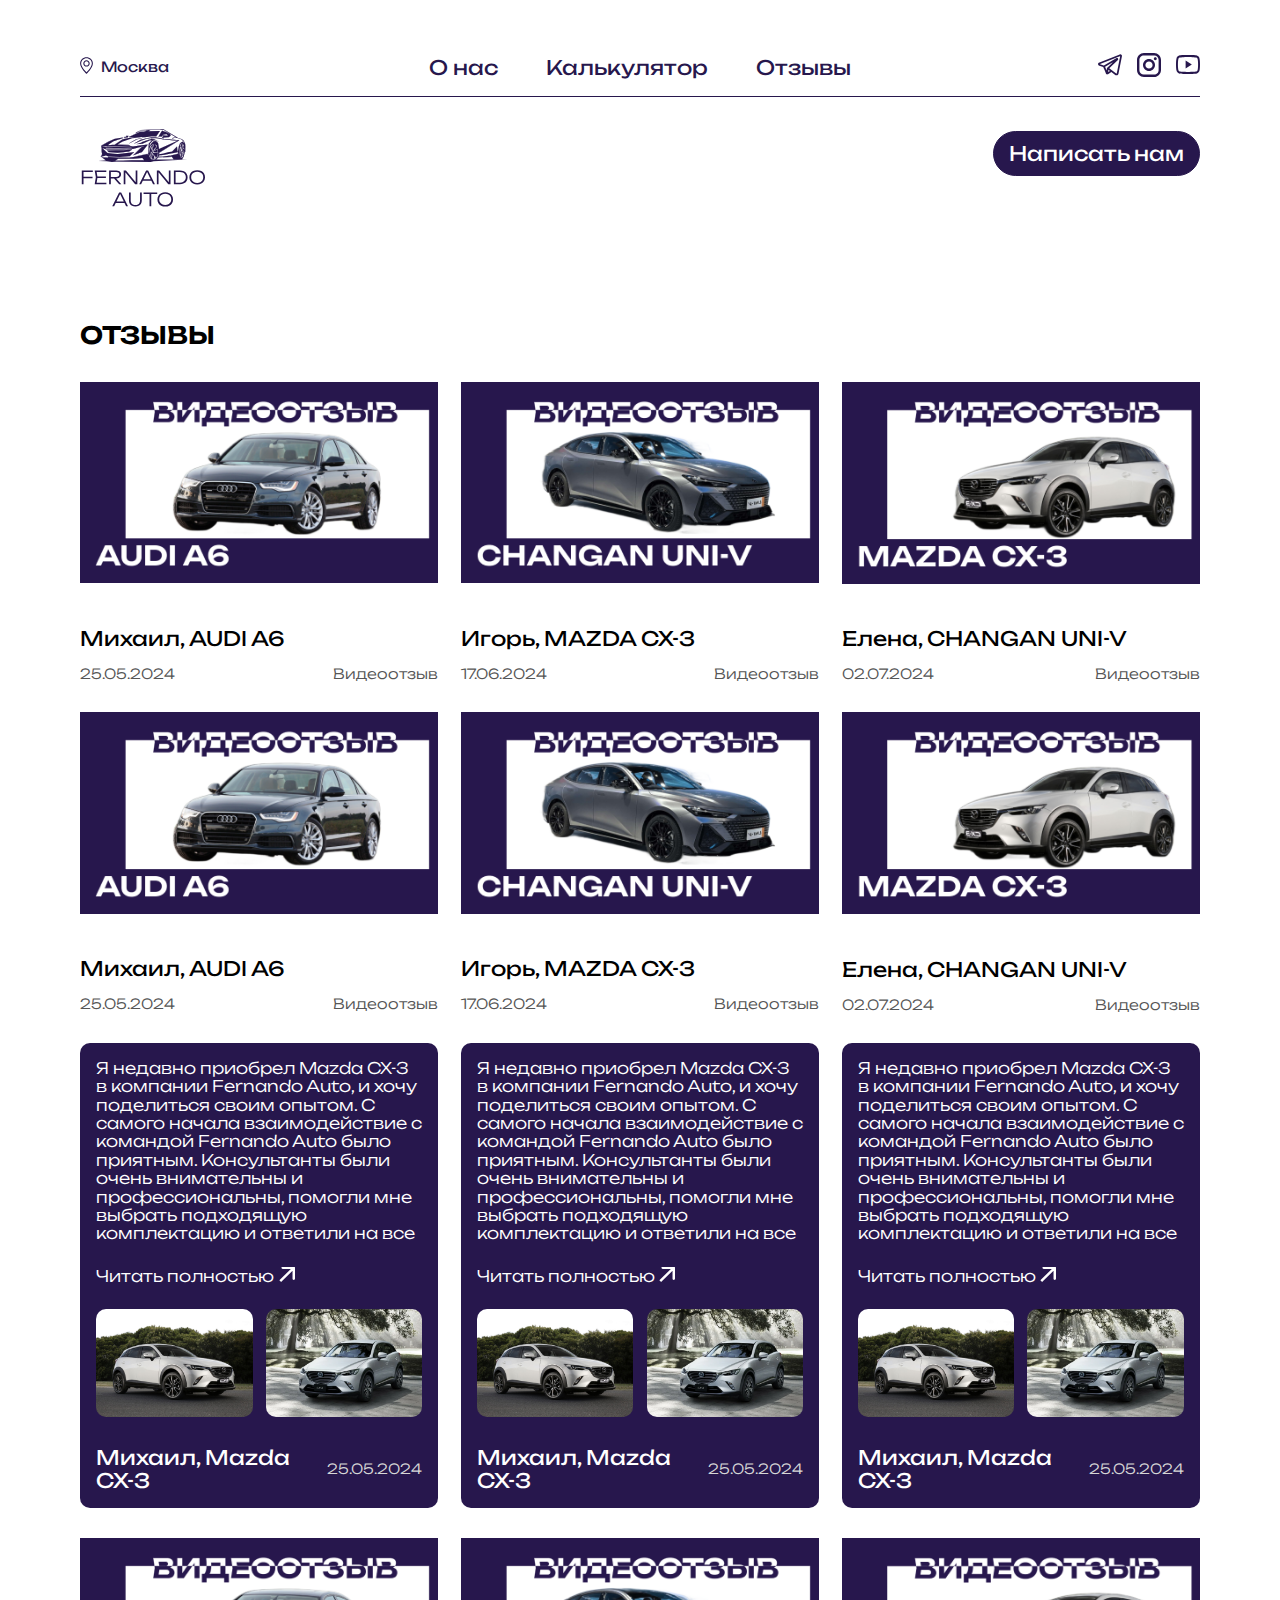
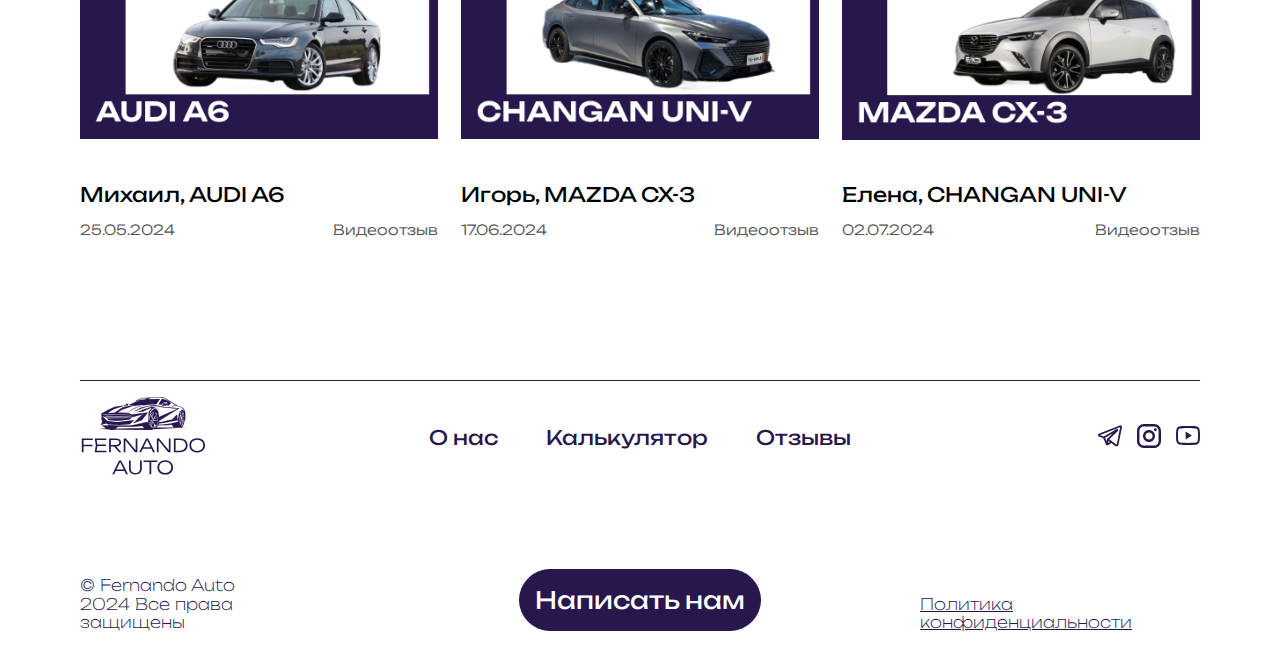
<file: pages/reviews/reviews.html>
<!DOCTYPE html>
<html lang="en">

<head>
    <meta charset="UTF-8">
    <meta name="viewport" content="width=device-width, initial-scale=1.0">
    <link rel="stylesheet" href="../../normalize.css">
    <link rel="stylesheet" href="./reviews.css">
    <title>Fernando Auto || Отзывы</title>
</head>

<body>
    <div id="root">
        <!-- Header -->
        <header>
            <ul class="location">
                <li class="location__item"><img class="location__img" src="../../images/location_dark.svg"
                        alt="location-image"></img></li>
                <li class="location__item">
                    <div class="location__text">Москва</div>
                </li>

            </ul>
            <img class="hamburger-menu" src="../../images/hamburger2_dark.svg" alt="hamburger menu">
            <ul class="hamburger-menu__list hidden">
                <li class="hamburger-menu__item"><a href="../../index.html">О нас</a></li>
                <li class="hamburger-menu__item"><a href="../calculator/calculator.html">Калькулятор</a></li>
                <!-- <li class="hamburger-menu__item"><a href="../../index.html">Контакты</a></li> -->
                <li class="hamburger-menu__item"><a href="../reviews/reviews.html">Отзывы</a></li>
            </ul>
            <ul class="top-menu">
                <li class="top-menu__item"><a class="top-menu__item__link" href="../../index.html">О нас</a></li>
                <li class="top-menu__item"><a class="top-menu__item__link"
                        href="../calculator/calculator.html">Калькулятор</a></li>
                <!-- <li class="top-menu__item"><a class="top-menu__item__link" href="../../index.html">Контакты</a></li> -->
                <li class="top-menu__item"><a class="top-menu__item__link" href="#">Отзывы</a></li>
            </ul>
            <ul class="socials">
                <li class="socials__item">
                    <a class="socials__item__link" href="https://t.me/fernandoauto">
                        <img class="socials__item__img" src="../../images/telegram_dark.svg" alt="telegram-icon">
                    </a>
                </li>
                <li class="socials__item">
                    <a class="socials__item__link" href="https://www.instagram.com/fernandoavto">
                        <img class="socials__item__img" src="../../images/instagram_dark.svg" alt="instagram-icon">
                    </a>
                </li>
                <li class="socials__item">
                    <a class="socials__item__link" href="https://www.youtube.com/@FernandoAuto">
                        <img class="socials__item__img" src="../../images/youtube_dark.svg" alt="youtube-icon">
                    </a>
                </li>
            </ul>
            <a class="logo__link" href="../../index.html"><img class="logo__img" src="../../images/logo_dark.svg"
                    alt="Логотип компании Fernando Auto"></img></a>
            <button type="submit" class="feedback write">Написать нам</button>
        </header>
        <main>
            <!-- Отзывы -->
            <section class="reviews">
                <div class="reviews__title">отзывы</div>
                <div class="reviews__cards">
                    <div class="reviews__card">
                        <img class="reviews__card__img" src="../../images/review1.png" alt="auto image">
                        <div class="reviews__card__content">
                            <div class="reviews__card__title">
                                <span class="reviews__card__person">Михаил</span>,
                                <span class="reviews__card__auto">audi a6</span>
                            </div>
                            <div class="reviews__card__subtitle">
                                <div class="reviews__card__date">25.05.2024</div>
                                <div class="reviews__card__type">Видеоотзыв</div>
                            </div>
                        </div>
                    </div>
                    <div class="reviews__card reviews__card__desktop">
                        <img class="reviews__card__img" src="../../images/review2.png" alt="auto image">
                        <div class="reviews__card__content">
                            <div class="reviews__card__title">
                                <span class="reviews__card__person">Игорь</span>,
                                <span class="reviews__card__auto">mazda cx-3</span>
                            </div>
                            <div class="reviews__card__subtitle">
                                <div class="reviews__card__date">17.06.2024</div>
                                <div class="reviews__card__type">Видеоотзыв</div>
                            </div>
                        </div>
                    </div>
                    <div class="reviews__card reviews__card__desktop">
                        <img class="reviews__card__img" src="../../images/review3.png" alt="auto image">
                        <div class="reviews__card__content">
                            <div class="reviews__card__title">
                                <span class="reviews__card__person">Елена</span>,
                                <span class="reviews__card__auto">changan uni-v</span>
                            </div>
                            <div class="reviews__card__subtitle">
                                <div class="reviews__card__date">02.07.2024</div>
                                <div class="reviews__card__type">Видеоотзыв</div>
                            </div>
                        </div>
                    </div>
                    <div class="reviews__card reviews__card__desktop">
                        <img class="reviews__card__img" src="../../images/review1.png" alt="auto image">
                        <div class="reviews__card__content">
                            <div class="reviews__card__title">
                                <span class="reviews__card__person">Михаил</span>,
                                <span class="reviews__card__auto">audi a6</span>
                            </div>
                            <div class="reviews__card__subtitle">
                                <div class="reviews__card__date">25.05.2024</div>
                                <div class="reviews__card__type">Видеоотзыв</div>
                            </div>
                        </div>
                    </div>
                    <div class="reviews__card reviews__card__desktop">
                        <img class="reviews__card__img" src="../../images/review2.png" alt="auto image">
                        <div class="reviews__card__content">
                            <div class="reviews__card__title">
                                <span class="reviews__card__person">Игорь</span>,
                                <span class="reviews__card__auto">mazda cx-3</span>
                            </div>
                            <div class="reviews__card__subtitle">
                                <div class="reviews__card__date">17.06.2024</div>
                                <div class="reviews__card__type">Видеоотзыв</div>
                            </div>
                        </div>
                    </div>
                    <div class="reviews__card reviews__card__desktop">
                        <img class="reviews__card__img" src="../../images/review3.png" alt="auto image">
                        <div class="reviews__card__content">
                            <div class="reviews__card__title">
                                <span class="reviews__card__person">Елена</span>,
                                <span class="reviews__card__auto">changan uni-v</span>
                            </div>
                            <div class="reviews__card__subtitle">
                                <div class="reviews__card__date">02.07.2024</div>
                                <div class="reviews__card__type">Видеоотзыв</div>
                            </div>
                        </div>
                    </div>
                    <div class="reviews__card text-review">
                        <div class="reviews__card__text">Я недавно приобрел Mazda CX-3 в компании Fernando Auto, и хочу
                            поделиться своим опытом. С самого начала взаимодействие с командой Fernando Auto было
                            приятным. Консультанты были очень внимательны и профессиональны, помогли мне выбрать
                            подходящую комплектацию и ответили на все </div>
                        <div class="reviews__card__text hidden">Я недавно приобрел Mazda CX-3 в компании Fernando Auto,
                            и хочу поделиться своим опытом.<br>
                            С самого начала взаимодействие с командой Fernando Auto было приятным. Консультанты были
                            очень внимательны и профессиональны, помогли мне выбрать подходящую комплектацию и ответили
                            на все вопросы.<br>
                            Что касается самой Mazda CX-3, я в полном восторге! Автомобиль выглядит стильно и
                            современно. Интерьер очень комфортный, а материалы отделки высокого качества. Управляемость
                            на высоте — машина легко маневрирует в городских условиях, а также приятно ведет себя на
                            трассе.<br>
                            Особенно хочу отметить экономичность двигателя и хорошую динамику. Вождение приносит
                            удовольствие, а система безопасности внушает доверие.<br>
                            В целом, я остался очень доволен покупкой и обслуживанием в Fernando Auto. Рекомендую всем,
                            кто ищет надежный и стильный кроссовер!<br>
                            Спасибо команде Fernando Auto за отличный сервис и замечательный автомобиль!</div>
                        <div class="reviews__card__button">
                            <div class="reviews__card__button__text">Читать полностью</div>
                            <img class="reviews__card__button__img" src="../../images/Arrow 5.svg" alt="arrow">
                        </div>
                        <div class="reviews__card__images">
                            <img class="reviews__card__images__item" src="../../images/review_text1.png" alt="auto img">
                            <img class="reviews__card__images__item" src="../../images/review_text2.png" alt="auto img">
                        </div>
                        <div class="reviews__card__footer">
                            <div class="reviews__card__footer__item">
                                <span class="reviews__card__footer__name">Михаил</span>,
                                <span class="reviews__card__footer__car">Mazda CX-3</span>
                            </div>
                            <div class="reviews__card__footer__item date">
                                25.05.2024
                            </div>
                        </div>
                    </div>
                    <div class="reviews__card text-review reviews__card__desktop">
                        <div class="reviews__card__text">Я недавно приобрел Mazda CX-3 в компании Fernando Auto, и хочу
                            поделиться своим опытом.
                            С самого начала взаимодействие с командой Fernando Auto было приятным. Консультанты были
                            очень внимательны и профессиональны, помогли мне выбрать подходящую комплектацию и ответили
                            на все </div>
                        <div class="reviews__card__text hidden">Я недавно приобрел Mazda CX-3 в компании Fernando Auto,
                            и хочу поделиться своим опытом.<br>
                            С самого начала взаимодействие с командой Fernando Auto было приятным. Консультанты были
                            очень внимательны и профессиональны, помогли мне выбрать подходящую комплектацию и ответили
                            на все вопросы.<br>
                            Что касается самой Mazda CX-3, я в полном восторге! Автомобиль выглядит стильно и
                            современно. Интерьер очень комфортный, а материалы отделки высокого качества. Управляемость
                            на высоте — машина легко маневрирует в городских условиях, а также приятно ведет себя на
                            трассе.<br>
                            Особенно хочу отметить экономичность двигателя и хорошую динамику. Вождение приносит
                            удовольствие, а система безопасности внушает доверие.<br>
                            В целом, я остался очень доволен покупкой и обслуживанием в Fernando Auto. Рекомендую всем,
                            кто ищет надежный и стильный кроссовер!<br>
                            Спасибо команде Fernando Auto за отличный сервис и замечательный автомобиль!</div>
                        <div class="reviews__card__button">
                            <div class="reviews__card__button__text">Читать полностью</div>
                            <img class="reviews__card__button__img" src="../../images/Arrow 5.svg" alt="arrow">
                        </div>
                        <div class="reviews__card__images">
                            <img class="reviews__card__images__item" src="../../images/review_text1.png" alt="auto img">
                            <img class="reviews__card__images__item" src="../../images/review_text2.png" alt="auto img">
                        </div>
                        <div class="reviews__card__footer">
                            <div class="reviews__card__footer__item">
                                <span class="reviews__card__footer__name">Михаил</span>,
                                <span class="reviews__card__footer__car">Mazda CX-3</span>
                            </div>
                            <div class="reviews__card__footer__item date">
                                25.05.2024
                            </div>
                        </div>
                    </div>
                    <div class="reviews__card text-review reviews__card__desktop reviews__card__tablet">
                        <div class="reviews__card__text">Я недавно приобрел Mazda CX-3 в компании Fernando Auto, и хочу
                            поделиться своим опытом.
                            С самого начала взаимодействие с командой Fernando Auto было приятным. Консультанты были
                            очень внимательны и профессиональны, помогли мне выбрать подходящую комплектацию и ответили
                            на все </div>
                        <div class="reviews__card__text hidden">Я недавно приобрел Mazda CX-3 в компании Fernando Auto,
                            и хочу поделиться своим опытом.<br>
                            С самого начала взаимодействие с командой Fernando Auto было приятным. Консультанты были
                            очень внимательны и профессиональны, помогли мне выбрать подходящую комплектацию и ответили
                            на все вопросы.<br>
                            Что касается самой Mazda CX-3, я в полном восторге! Автомобиль выглядит стильно и
                            современно. Интерьер очень комфортный, а материалы отделки высокого качества. Управляемость
                            на высоте — машина легко маневрирует в городских условиях, а также приятно ведет себя на
                            трассе.<br>
                            Особенно хочу отметить экономичность двигателя и хорошую динамику. Вождение приносит
                            удовольствие, а система безопасности внушает доверие.<br>
                            В целом, я остался очень доволен покупкой и обслуживанием в Fernando Auto. Рекомендую всем,
                            кто ищет надежный и стильный кроссовер!<br>
                            Спасибо команде Fernando Auto за отличный сервис и замечательный автомобиль!</div>
                        <div class="reviews__card__button">
                            <div class="reviews__card__button__text">Читать полностью</div>
                            <img class="reviews__card__button__img" src="../../images/Arrow 5.svg" alt="arrow">
                        </div>
                        <div class="reviews__card__images">
                            <img class="reviews__card__images__item" src="../../images/review_text1.png" alt="auto img">
                            <img class="reviews__card__images__item" src="../../images/review_text2.png" alt="auto img">
                        </div>
                        <div class="reviews__card__footer">
                            <div class="reviews__card__footer__item">
                                <span class="reviews__card__footer__name">Михаил</span>,
                                <span class="reviews__card__footer__car">Mazda CX-3</span>
                            </div>
                            <div class="reviews__card__footer__item date">
                                25.05.2024
                            </div>
                        </div>
                    </div>
                    <div class="reviews__card reviews__card__desktop reviews__card__tablet">
                        <img class="reviews__card__img" src="../../images/review1.png" alt="auto image">
                        <div class="reviews__card__content">
                            <div class="reviews__card__title">
                                <span class="reviews__card__person">Михаил</span>,
                                <span class="reviews__card__auto">audi a6</span>
                            </div>
                            <div class="reviews__card__subtitle">
                                <div class="reviews__card__date">25.05.2024</div>
                                <div class="reviews__card__type">Видеоотзыв</div>
                            </div>
                        </div>
                    </div>
                    <div class="reviews__card reviews__card__tablet">
                        <img class="reviews__card__img" src="../../images/review2.png" alt="auto image">
                        <div class="reviews__card__content">
                            <div class="reviews__card__title">
                                <span class="reviews__card__person">Игорь</span>,
                                <span class="reviews__card__auto">mazda cx-3</span>
                            </div>
                            <div class="reviews__card__subtitle">
                                <div class="reviews__card__date">17.06.2024</div>
                                <div class="reviews__card__type">Видеоотзыв</div>
                            </div>
                        </div>
                    </div>
                    <div class="reviews__card text-review text-review__mobile">
                        <div class="reviews__card__text">Я недавно приобрел Mazda CX-3 в компании Fernando Auto, и хочу
                            поделиться своим опытом. С самого начала взаимодействие с командой Fernando Auto было
                            приятным. Консультанты были очень внимательны и профессиональны, помогли мне выбрать
                            подходящую комплектацию и ответили на все </div>
                        <div class="reviews__card__text hidden">Я недавно приобрел Mazda CX-3 в компании Fernando Auto,
                            и хочу поделиться своим опытом.<br>
                            С самого начала взаимодействие с командой Fernando Auto было приятным. Консультанты были
                            очень внимательны и профессиональны, помогли мне выбрать подходящую комплектацию и ответили
                            на все вопросы.<br>
                            Что касается самой Mazda CX-3, я в полном восторге! Автомобиль выглядит стильно и
                            современно. Интерьер очень комфортный, а материалы отделки высокого качества. Управляемость
                            на высоте — машина легко маневрирует в городских условиях, а также приятно ведет себя на
                            трассе.<br>
                            Особенно хочу отметить экономичность двигателя и хорошую динамику. Вождение приносит
                            удовольствие, а система безопасности внушает доверие.<br>
                            В целом, я остался очень доволен покупкой и обслуживанием в Fernando Auto. Рекомендую всем,
                            кто ищет надежный и стильный кроссовер!<br>
                            Спасибо команде Fernando Auto за отличный сервис и замечательный автомобиль!</div>
                        <div class="reviews__card__button">
                            <div class="reviews__card__button__text">Читать полностью</div>
                            <img class="reviews__card__button__img" src="../../images/Arrow 5.svg" alt="arrow">
                        </div>
                        <div class="reviews__card__images">
                            <img class="reviews__card__images__item" src="../../images/review_text1.png" alt="auto img">
                            <img class="reviews__card__images__item" src="../../images/review_text2.png" alt="auto img">
                        </div>
                        <div class="reviews__card__footer">
                            <div class="reviews__card__footer__item">
                                <span class="reviews__card__footer__name">Михаил</span>,
                                <span class="reviews__card__footer__car">Mazda CX-3</span>
                            </div>
                            <div class="reviews__card__footer__item date">
                                25.05.2024
                            </div>
                        </div>
                    </div>
                    <div class="reviews__card reviews__card__tablet">
                        <img class="reviews__card__img" src="../../images/review3.png" alt="auto image">
                        <div class="reviews__card__content">
                            <div class="reviews__card__title">
                                <span class="reviews__card__person">Елена</span>,
                                <span class="reviews__card__auto">changan uni-v</span>
                            </div>
                            <div class="reviews__card__subtitle">
                                <div class="reviews__card__date">02.07.2024</div>
                                <div class="reviews__card__type">Видеоотзыв</div>
                            </div>
                        </div>
                    </div>
                </div>
                <div class="goods__search">
                    <span class="goods__search__text">Найдено всего: </span>
                    <span class="goods__search__value">38</span>
                </div>
                <div class="goods__navigation">
                    <div class="goods__navigation__pages">
                        <div class="goods__navigation__pages__item active-page">1</div>
                        <div class="goods__navigation__pages__item">2</div>
                        <div class="goods__navigation__pages__item">3</div>
                        <div class="goods__navigation__pages__item">4</div>
                    </div>
                    <div class="goods__navigation__arrows">
                        <img class="goods__navigation__arrow" src="../../images/arrow_back.svg" alt="arrow back">
                        <img class="goods__navigation__arrow" src="../../images/arrow_next.svg" alt="arrow next">
                    </div>
                </div>
            </section>
        </main>
        <!-- Footer -->
        <footer>
            <a class="footer__logo__link" href="../../index.html">
                <img class="footer__logo__img" src="../../images/logo_dark.svg"
                    alt="Логотип компании Fernando Auto"></img>
            </a>
            <ul class="footer-menu">
                <li class="footer-menu__item"><a class="footer-menu__item__link" href="../../index.html">О нас</a></li>
                <li class="footer-menu__item"><a class="footer-menu__item__link"
                        href="../calculator/calculator.html">Калькулятор</a></li>
                <!-- <li class="footer-menu__item"><a class="footer-menu__item__link" href="../../index.html">Контакты</a> -->
                </li>
                <li class="footer-menu__item"><a class="footer-menu__item__link" href="#">Отзывы</a></li>
            </ul>
            <ul class="footer__socials">
                <li class="footer__socials__item">
                    <a class="footer__socials__item__link" href="https://t.me/fernandoauto">
                        <img class="footer__socials__item__img" src="../../images/telegram_dark.svg"
                            alt="telegram-icon">
                    </a>
                </li>
                <li class="footer__socials__item">
                    <a class="footer__socials__item__link" href="https://www.instagram.com/fernandoavto">
                        <img class="footer__socials__item__img" src="../../images/instagram_dark.svg"
                            alt="instagram-icon">
                    </a>
                </li>
                <li class="footer__socials__item">
                    <a class="footer__socials__item__link" href="https://www.youtube.com/@FernandoAuto">
                        <img class="footer__socials__item__img" src="../../images/youtube_dark.svg" alt="youtube-icon">
                    </a>
                </li>
            </ul>
            <div class="footer__license">© Fernando Auto 2024
                Все права защищены</div>
            <button type="submit" class="footer__button write">Написать нам</button>
            <div class="footer__confidentiality"><a class="footer__confidentiality__link" href="#">Политика
                    конфиденциальности</a></div>
        </footer>
    </div>

    <!-- Оставить заявку -->
    <div class="popup hidden">
        <div class="popup__container">
            <button class="popup__close" type="submit">
                <span class="visually-hidden">Кнопка закрытия окна</span>
            </button>
            <form class="popup__content">
                <label>
                    <input type="text" name="name" class="popup__content__item name" placeholder="ФИО" />
                </label>
                <label>
                    <input type="text" name="phone" class="popup__content__item phone" placeholder="+7 999 999 99 99" />
                </label>
                <label>
                    <input type="text" name="email" class="popup__content__item email" placeholder="Email" />
                </label>
                <label>
                    <span class="popup__text">Какой автомобиль Вас интересует?</span>
                    <textarea type="text" name="details" class="popup__content__item details"
                        placeholder="Марка, модель, год, пробег, комплектация и бюджет"></textarea>
                </label>
                <label>
                    <h5 class="popup__text">Удобный способ связи:</h5>
                    <div class="communication-type__container">
                        <input type="radio" name="communication-type__value" class="communication-type" />
                        <span name="communication-type__text">По телефону</span>
                    </div>
                    <div class="communication-type__container">
                        <input type="radio" name="communication-type__value" class="communication-type" />
                        <span name="communication-type__text">WhatsApp</span>
                    </div>
                    <div class="communication-type__container">
                        <input type="radio" name="communication-type__value" class="communication-type" />
                        <span name="communication-type__text">Telegram</span>
                    </div>
                </label>
                <button class="popup__button" type="submit">Отправить</button>
            </form>
        </div>
    </div>

    <!-- Задать вопрос -->
    <div class="popup2 hidden">
        <div class="popup2__container">
            <button class="popup2__close" type="submit">
                <span class="visually-hidden">Кнопка закрытия окна</span>
            </button>
            <form class="popup2__content">
                <label>
                    <input type="text" name="name" class="popup2__content__item name" placeholder="ФИО" />
                </label>
                <label>
                    <input type="text" name="phone" class="popup2__content__item phone"
                        placeholder="+7 999 999 99 99" />
                </label>
                <label>
                    <input type="text" name="email" class="popup2__content__item email" placeholder="Email" />
                </label>
                <label>
                    <span class="popup__text">Напишите свой вопрос в поле ниже</span>
                    <textarea type="text" name="details" class="popup2__content__item details"
                        placeholder="Комментарий"></textarea>
                </label>
                <label>
                    <h5 class="popup__text">Удобный способ связи:</h5>
                    <div class="communication-type__container">
                        <input type="radio" name="communication-type__value" class="communication-type" />
                        <span name="communication-type__text">По телефону</span>
                    </div>
                    <div class="communication-type__container">
                        <input type="radio" name="communication-type__value" class="communication-type" />
                        <span name="communication-type__text">WhatsApp</span>
                    </div>
                    <div class="communication-type__container">
                        <input type="radio" name="communication-type__value" class="communication-type" />
                        <span name="communication-type__text">Telegram</span>
                    </div>
                </label>
                <button class="popup2__button" type="submit">Отправить</button>
            </form>
        </div>
    </div>

    <!-- Открытый комментарий -->
    <div class="popup3 hidden">
        <div class="popup3__container">
            <div class="text-review">
                <button class="popup3__close" type="submit">
                    <span class="visually-hidden">Кнопка закрытия окна</span>
                </button>
                <div class="reviews__card__text">Я недавно приобрел Mazda CX-3 в компании Fernando Auto,
                    и хочу поделиться своим опытом.<br>
                    С самого начала взаимодействие с командой Fernando Auto было приятным. Консультанты были
                    очень внимательны и профессиональны, помогли мне выбрать подходящую комплектацию и ответили
                    на все вопросы.<br>
                    Что касается самой Mazda CX-3, я в полном восторге! Автомобиль выглядит стильно и
                    современно. Интерьер очень комфортный, а материалы отделки высокого качества. Управляемость
                    на высоте — машина легко маневрирует в городских условиях, а также приятно ведет себя на
                    трассе.<br>
                    Особенно хочу отметить экономичность двигателя и хорошую динамику. Вождение приносит
                    удовольствие, а система безопасности внушает доверие.<br>
                    В целом, я остался очень доволен покупкой и обслуживанием в Fernando Auto. Рекомендую всем,
                    кто ищет надежный и стильный кроссовер!<br>
                    Спасибо команде Fernando Auto за отличный сервис и замечательный автомобиль!</div>
                <div class="reviews__card__images">
                    <img class="reviews__card__images__item" src="../../images/review_text1.png" alt="auto img">
                    <img class="reviews__card__images__item" src="../../images/review_text2.png" alt="auto img">
                </div>
                <div class="reviews__card__footer">
                    <div class="reviews__card__footer__item">
                        <span class="reviews__card__footer__name">Михаил</span>,
                        <span class="reviews__card__footer__car">Mazda CX-3</span>
                    </div>
                    <div class="reviews__card__footer__item date">
                        25.05.2024
                    </div>
                </div>
            </div>
        </div>
    </div>
    <script src="./reviews.js"></script>
</body>

</html>
</file>
<file: fonts/TTTravels/stylesheet.css>
@font-face {
    font-family: 'TT Travels';
    src: url('TTTravels-DemiBold.eot');
    src: local('TT Travels DemiBold'), local('TTTravels-DemiBold'),
        url('TTTravels-DemiBold.eot?#iefix') format('embedded-opentype'),
        url('TTTravels-DemiBold.woff2') format('woff2'),
        url('TTTravels-DemiBold.woff') format('woff'),
        url('TTTravels-DemiBold.ttf') format('truetype');
    font-weight: 600;
    font-style: normal;
}

@font-face {
    font-family: 'TT Travels';
    src: url('TTTravels-Medium.eot');
    src: local('TT Travels Medium'), local('TTTravels-Medium'),
        url('TTTravels-Medium.eot?#iefix') format('embedded-opentype'),
        url('TTTravels-Medium.woff2') format('woff2'),
        url('TTTravels-Medium.woff') format('woff'),
        url('TTTravels-Medium.ttf') format('truetype');
    font-weight: 500;
    font-style: normal;
}

@font-face {
    font-family: 'TT Travels';
    src: url('TTTravels-LightItalic.eot');
    src: local('TT Travels Light Italic'), local('TTTravels-LightItalic'),
        url('TTTravels-LightItalic.eot?#iefix') format('embedded-opentype'),
        url('TTTravels-LightItalic.woff2') format('woff2'),
        url('TTTravels-LightItalic.woff') format('woff'),
        url('TTTravels-LightItalic.ttf') format('truetype');
    font-weight: 300;
    font-style: italic;
}

@font-face {
    font-family: 'TT Travels';
    src: url('TTTravels-Regular.eot');
    src: local('TT Travels Regular'), local('TTTravels-Regular'),
        url('TTTravels-Regular.eot?#iefix') format('embedded-opentype'),
        url('TTTravels-Regular.woff2') format('woff2'),
        url('TTTravels-Regular.woff') format('woff'),
        url('TTTravels-Regular.ttf') format('truetype');
    font-weight: normal;
    font-style: normal;
}

@font-face {
    font-family: 'TT Travels';
    src: url('TTTravels-Bold.eot');
    src: local('TT Travels Bold'), local('TTTravels-Bold'),
        url('TTTravels-Bold.eot?#iefix') format('embedded-opentype'),
        url('TTTravels-Bold.woff2') format('woff2'),
        url('TTTravels-Bold.woff') format('woff'),
        url('TTTravels-Bold.ttf') format('truetype');
    font-weight: bold;
    font-style: normal;
}

@font-face {
    font-family: 'TT Travels';
    src: url('TTTravels-BoldItalic.eot');
    src: local('TT Travels Bold Italic'), local('TTTravels-BoldItalic'),
        url('TTTravels-BoldItalic.eot?#iefix') format('embedded-opentype'),
        url('TTTravels-BoldItalic.woff2') format('woff2'),
        url('TTTravels-BoldItalic.woff') format('woff'),
        url('TTTravels-BoldItalic.ttf') format('truetype');
    font-weight: bold;
    font-style: italic;
}

@font-face {
    font-family: 'TT Travels';
    src: url('TTTravels-ExtraBold.eot');
    src: local('TT Travels ExtraBold'), local('TTTravels-ExtraBold'),
        url('TTTravels-ExtraBold.eot?#iefix') format('embedded-opentype'),
        url('TTTravels-ExtraBold.woff2') format('woff2'),
        url('TTTravels-ExtraBold.woff') format('woff'),
        url('TTTravels-ExtraBold.ttf') format('truetype');
    font-weight: 800;
    font-style: normal;
}

@font-face {
    font-family: 'TT Travels';
    src: url('TTTravels-ThinItalic.eot');
    src: local('TT Travels Thin Italic'), local('TTTravels-ThinItalic'),
        url('TTTravels-ThinItalic.eot?#iefix') format('embedded-opentype'),
        url('TTTravels-ThinItalic.woff2') format('woff2'),
        url('TTTravels-ThinItalic.woff') format('woff'),
        url('TTTravels-ThinItalic.ttf') format('truetype');
    font-weight: 100;
    font-style: italic;
}

@font-face {
    font-family: 'TT Travels';
    src: url('TTTravels-Italic.eot');
    src: local('TT Travels Italic'), local('TTTravels-Italic'),
        url('TTTravels-Italic.eot?#iefix') format('embedded-opentype'),
        url('TTTravels-Italic.woff2') format('woff2'),
        url('TTTravels-Italic.woff') format('woff'),
        url('TTTravels-Italic.ttf') format('truetype');
    font-weight: normal;
    font-style: italic;
}

@font-face {
    font-family: 'TT Travels';
    src: url('TTTravels-Light.eot');
    src: local('TT Travels Light'), local('TTTravels-Light'),
        url('TTTravels-Light.eot?#iefix') format('embedded-opentype'),
        url('TTTravels-Light.woff2') format('woff2'),
        url('TTTravels-Light.woff') format('woff'),
        url('TTTravels-Light.ttf') format('truetype');
    font-weight: 300;
    font-style: normal;
}

@font-face {
    font-family: 'TT Travels';
    src: url('TTTravels-ExtraLightItalic.eot');
    src: local('TT Travels ExtraLight Italic'), local('TTTravels-ExtraLightItalic'),
        url('TTTravels-ExtraLightItalic.eot?#iefix') format('embedded-opentype'),
        url('TTTravels-ExtraLightItalic.woff2') format('woff2'),
        url('TTTravels-ExtraLightItalic.woff') format('woff'),
        url('TTTravels-ExtraLightItalic.ttf') format('truetype');
    font-weight: 200;
    font-style: italic;
}

@font-face {
    font-family: 'TT Travels';
    src: url('TTTravels-Thin.eot');
    src: local('TT Travels Thin'), local('TTTravels-Thin'),
        url('TTTravels-Thin.eot?#iefix') format('embedded-opentype'),
        url('TTTravels-Thin.woff2') format('woff2'),
        url('TTTravels-Thin.woff') format('woff'),
        url('TTTravels-Thin.ttf') format('truetype');
    font-weight: 100;
    font-style: normal;
}

@font-face {
    font-family: 'TT Travels';
    src: url('TTTravels-MediumItalic.eot');
    src: local('TT Travels Medium Italic'), local('TTTravels-MediumItalic'),
        url('TTTravels-MediumItalic.eot?#iefix') format('embedded-opentype'),
        url('TTTravels-MediumItalic.woff2') format('woff2'),
        url('TTTravels-MediumItalic.woff') format('woff'),
        url('TTTravels-MediumItalic.ttf') format('truetype');
    font-weight: 500;
    font-style: italic;
}

@font-face {
    font-family: 'TT Travels';
    src: url('TTTravels-BlackItalic.eot');
    src: local('TT Travels Black Italic'), local('TTTravels-BlackItalic'),
        url('TTTravels-BlackItalic.eot?#iefix') format('embedded-opentype'),
        url('TTTravels-BlackItalic.woff2') format('woff2'),
        url('TTTravels-BlackItalic.woff') format('woff'),
        url('TTTravels-BlackItalic.ttf') format('truetype');
    font-weight: 900;
    font-style: italic;
}

@font-face {
    font-family: 'TT Travels';
    src: url('TTTravels-Black.eot');
    src: local('TT Travels Black'), local('TTTravels-Black'),
        url('TTTravels-Black.eot?#iefix') format('embedded-opentype'),
        url('TTTravels-Black.woff2') format('woff2'),
        url('TTTravels-Black.woff') format('woff'),
        url('TTTravels-Black.ttf') format('truetype');
    font-weight: 900;
    font-style: normal;
}

@font-face {
    font-family: 'TT Travels';
    src: url('TTTravels-ExtraBoldItalic.eot');
    src: local('TT Travels ExtraBold Italic'), local('TTTravels-ExtraBoldItalic'),
        url('TTTravels-ExtraBoldItalic.eot?#iefix') format('embedded-opentype'),
        url('TTTravels-ExtraBoldItalic.woff2') format('woff2'),
        url('TTTravels-ExtraBoldItalic.woff') format('woff'),
        url('TTTravels-ExtraBoldItalic.ttf') format('truetype');
    font-weight: 800;
    font-style: italic;
}

@font-face {
    font-family: 'TT Travels';
    src: url('TTTravels-ExtraLight.eot');
    src: local('TT Travels ExtraLight'), local('TTTravels-ExtraLight'),
        url('TTTravels-ExtraLight.eot?#iefix') format('embedded-opentype'),
        url('TTTravels-ExtraLight.woff2') format('woff2'),
        url('TTTravels-ExtraLight.woff') format('woff'),
        url('TTTravels-ExtraLight.ttf') format('truetype');
    font-weight: 200;
    font-style: normal;
}

@font-face {
    font-family: 'TT Travels';
    src: url('TTTravels-DemiBoldItalic.eot');
    src: local('TT Travels DemiBold Italic'), local('TTTravels-DemiBoldItalic'),
        url('TTTravels-DemiBoldItalic.eot?#iefix') format('embedded-opentype'),
        url('TTTravels-DemiBoldItalic.woff2') format('woff2'),
        url('TTTravels-DemiBoldItalic.woff') format('woff'),
        url('TTTravels-DemiBoldItalic.ttf') format('truetype');
    font-weight: 600;
    font-style: italic;
}
</file>
<file: pages/auto/auto.css>
@font-face {
  font-family: Unbounded;
  src: url("../../fonts/Unbounded/Unbounded-VariableFont_wght.ttf");
}

@font-face {
  font-family: TTTravels;
  src: url("../../fonts/TTTravels/TTTravels-Regular.ttf");
}

* {
  --text-color: #ffffff;
  --bg-color: #27174d;

  list-style-type: none;
  box-sizing: border-box;
  text-decoration: none;
  margin: 0;
  padding: 0;

  font-family: Unbounded;
}

select {
  -webkit-appearance: none;
  -moz-appearance: none;
  appearance: none;
}

html,
body,
#root {
  width: 100%;

  position: relative;
}

/* Header */

header {
  display: grid;

  grid-template-columns: 1fr 3fr 1fr;
  grid-template-rows: 0.3fr 0.7fr;

  padding: 48px 80px 0;

  /* position: absolute; */

  width: 100%;

  top: 48px;
  left: 0;

  color: var(--bg-color);

  z-index: 10;
}

.location {
  grid-row: 1;
  grid-column: 1;
  align-self: center;

  display: flex;
  flex-wrap: nowrap;
  align-items: center;
  gap: 8px;

  height: 49px;

  border-bottom: 1px solid var(--bg-color);
  padding-bottom: 10px;
}

.location__img {
  width: 12.75px;
  height: 17px;

  cursor: pointer;
}

.location__text {
  font-size: 14px;
  font-weight: 400;
  text-align: left;
}

.hamburger-menu {
  width: 24px;
  display: none;
  cursor: pointer;

  z-index: 100;
}

.hamburger-menu__list {
  position: absolute;
  top: 52px;
  left: 16px;
  background-color: var(--text-color);
  color: var(--bg-color);

  z-index: 101;
}

.hamburger-menu__item {
  padding: 10px;
  cursor: pointer;
  font-size: 10px;
}

.top-menu {
  grid-row: 1;
  grid-column: 2;
  align-self: center;

  display: flex;
  flex-wrap: nowrap;
  align-items: center;
  justify-content: center;
  gap: 48px;

  height: 49px;

  border-bottom: 1px solid var(--bg-color);
  padding-bottom: 10px;
}

.top-menu__item__link {
  font-size: 20px;
  font-weight: 400;

  color: var(--bg-color);
}

.socials {
  grid-row: 1;
  grid-column: 3;
  align-self: center;

  display: flex;
  flex-wrap: nowrap;
  align-items: center;
  justify-content: flex-end;
  gap: 15px;

  width: 100%;
  height: 49px;

  border-bottom: 1px solid var(--bg-color);
  padding-bottom: 10px;
}

.socials__item__img {
  width: 24px;
  height: 24px;
}

.logo__link {
  grid-row: 2;
  grid-column: 1;

  display: flex;
  align-items: flex-end;

  height: 113px;
}

.logo__img {
  width: 126px;
  height: 81px;
}

.feedback {
  grid-row: 2;
  grid-column: 3;
  align-self: center;
  justify-self: end;

  width: 207px;
  height: 45px;

  padding: 10px 15px;

  border: 1px solid var(--bg-color);
  border-radius: 50px;

  background-color: var(--bg-color);

  color: var(--text-color);
  font-size: 20px;
  font-weight: 400;

  cursor: pointer;
}

.feedback:focus {
  color: #4e23f0;
}

.feedback:hover {
  color: var(--bg-color);
  background-color: transparent;
}

/* Конкретное авто */

.auto {
  padding: 112px 80px 0;
}

.auto__card {
  display: flex;
  flex-wrap: nowrap;
  justify-content: space-between;
}

.auto__card__img {
  width: 49%;
  border-radius: 10px;
  position: relative;
}

.auto__card__img__arrow__back,
.auto__card__img__arrow__next {
  width: 30px;

  position: absolute;
  top: 40%;

  cursor: pointer;

  background-color: var(--text-color);
  padding: 10px 7px;
  border-radius: 50%;
}

.auto__card__img__arrow__back {
  left: 10px;
}

.auto__card__img__arrow__next {
  right: 10px;
}

.auto__card__img__main {
  width: 100%;
  margin-bottom: 23px;
}

.auto__card__img__extra {
  display: flex;
  flex-wrap: nowrap;
  justify-content: space-between;
}

.active-img {
  outline: 6px double var(--bg-color);
}

.auto__card__img__extra__item {
  width: 31%;
  border-radius: 10px;

  cursor: pointer;
}

.auto__card__description {
  width: 49%;

  display: flex;
  flex-direction: column;
  justify-content: space-between;
}

.auto__card__title,
.auto__card__title_mobile {
  font-size: 24px;
  font-weight: 600;
}

.auto__card__title_mobile {
  display: none;
}

.auto__card__specification {
  display: flex;
  justify-content: space-between;

  font-size: 24px;
  font-weight: 400;

  margin-bottom: 23px;
}

.auto__card__specification:last-child {
  margin-bottom: 0;
}

.auto__card__specification__name {
  width: 49%;
}

.auto__card__specification__value {
  width: 49%;
  text-align: right;
}

.auto__card__footer {
  display: flex;
  justify-content: space-between;
  align-items: center;

  gap: 10px;
}

.auto__card__price {
  font-size: 24px;
  font-weight: 600;
}

.auto__card__button {
  width: 297px;
  padding: 10px 16px;

  border-radius: 50px;
  background-color: var(--bg-color);
  border: 1px solid var(--bg-color);
  color: var(--text-color);

  font-size: 20px;
  font-weight: 400;

  cursor: pointer;
}

.auto__card__button:hover {
  background-color: var(--text-color);

  color: var(--bg-color);
}

.profit {
  display: flex;
  align-items: center;
  justify-content: center;
  gap: 8px;

  font-size: 40px;

  padding: 90px 0 0;
}

.profit__text {
  font-weight: 400;
}

.profit__value {
  font-weight: 900;
}

.auto__similar {
  padding: 90px 0 0;
}

.auto__similar__title {
  font-size: 24px;
  font-weight: 600;
  text-transform: uppercase;
  padding-bottom: 64px;
}

.auto__similar__contaiter {
  display: flex;
  flex-wrap: wrap;
  justify-content: space-between;

  width: 100%;
}

.auto__similar__card {
  width: 32%;
  position: relative;
  padding-bottom: 30px;
}

.auto__similar__card__rating {
  position: absolute;
  top: 190px;
  left: 16px;

  display: flex;
  gap: 2px;

  align-items: end;

  background-color: var(--text-color);

  padding: 4px 5px;

  border-radius: 20px;
}

.auto__similar__card__rating__img {
  width: 20px;
  height: 20px;
}

.auto__similar__card__rating__value {
  color: var(--bg-color);
  font-size: 18px;
  font-weight: 400;
}

.auto__similar__card__img {
  width: 100%;
  height: 239px;

  border-radius: 10px;
  object-fit: cover;
}

.auto__similar__card__title {
  padding: 24px 0 16px;

  font-size: 20px;
  font-weight: 400;
  text-transform: uppercase;
}

.auto__similar__card__subtitle {
  font-size: 20px;
  font-weight: 400;
  text-transform: uppercase;
  color: #aaaaaa;
}

.auto__similar__card__properties {
  display: flex;
  flex-wrap: wrap;
  justify-content: flex-start;
  align-items: center;
  gap: 5px;

  padding: 24px 0;
}

.auto__similar__card__propertie {
  color: #bcbcbc;

  font-size: 13px;
  font-weight: 300;
}

.separator {
  width: 8px;
  height: 8px;
  border-radius: 50%;
  background-color: #bcbcbc;
}

.auto__similar__card__footer {
  display: flex;
  justify-content: space-between;
  align-items: center;
}

.auto__similar__card__price {
  font-family: Unbounded;
  font-size: 20px;
  font-weight: 400;
  line-height: 24.8px;
  text-align: left;
}

.auto__similar__card__about {
  padding: 10px 16px;

  border-radius: 50px;
  border: 1px solid #000000;

  font-size: 20px;
  font-weight: 400;

  background-color: transparent;

  cursor: pointer;
}

.auto__similar__card__about:hover {
  background-color: var(--bg-color);
  color: var(--text-color);
  border: 1px solid var(--bg-color);
}

.auto__similar__arrows {
  display: none;
}

/* Footer */

footer {
  display: grid;

  grid-template-columns: 1fr 2fr 1fr;
  grid-template-rows: 45fr 55fr;

  padding: 112px 80px 32px;

  width: 100%;

  color: var(--bg-color);
}

.footer__logo__link {
  grid-row: 1;
  grid-column: 1;

  display: flex;
  align-items: flex-end;

  height: 113px;

  border-top: 1px solid var(--bg-color);
}

.footer__logo__img {
  width: 126px;
  height: 81px;

  align-self: center;
}

.footer-menu {
  grid-row: 1;
  grid-column: 2;
  align-self: center;

  display: flex;
  flex-wrap: nowrap;
  align-items: center;
  justify-content: center;
  gap: 48px;

  height: 113px;

  border-top: 1px solid var(--bg-color);
}

.footer-menu__item__link {
  font-size: 20px;
  font-weight: 400;

  color: var(--bg-color);
}

.footer__socials {
  grid-row: 1;
  grid-column: 3;
  align-self: center;

  display: flex;
  flex-wrap: nowrap;
  align-items: center;
  justify-content: flex-end;
  gap: 15px;

  width: 100%;
  height: 113px;

  border-top: 1px solid var(--bg-color);
}

.footer__socials__item__img {
  width: 24px;
  height: 24px;
}

.footer__license {
  grid-row: 2;
  grid-column: 1;

  align-self: end;
  justify-self: start;

  font-size: 16px;
  font-weight: 200;

  width: 208px;
}

.footer__button {
  grid-row: 2;
  grid-column: 2;

  align-self: end;
  justify-self: center;

  border: 1px solid var(--bg-color);
  background-color: var(--bg-color);
  color: var(--text-color);

  font-size: 24px;
  font-weight: 400;

  width: 242px;
  height: 62px;

  padding: 14px;

  border-radius: 50px;

  cursor: pointer;
}

.footer__button:focus {
  background-color: #4e23f0;
  border: 1px solid #4e23f0;
}

.footer__button:hover {
  background-color: transparent;
  border: 1px solid var(--bg-color);
  color: var(--bg-color);
}

.footer__confidentiality {
  grid-row: 2;
  grid-column: 3;

  justify-items: end;

  align-self: end;
  justify-self: center;

  font-size: 16px;
  font-weight: 200;
}

.footer__confidentiality__link {
  font-size: 16px;
  font-weight: 200;

  color: var(--bg-color);

  text-decoration: underline;
}

/* Форма обратной связи */
.popup,
.popup2 {
  position: fixed;

  top: 0;

  display: flex;
  justify-content: center;
  align-items: center;

  width: 100%;
  height: 100%;

  background-color: rgba(0, 0, 0, 0.6);

  z-index: 1000;
}

.popup__container,
.popup2__container {
  background-color: #4822a1;

  color: var(--text-color);

  width: 584px;
  min-height: 720px;

  border-radius: 10px;

  position: absolute;

  padding: 44px 40px;

  font-size: 20px;
  font-weight: 300px;
}

.popup__close,
.popup2__close {
  position: absolute;
  top: 16px;
  right: 16px;

  width: 16px;
  height: 16px;

  background-image: url("../../images/close.svg");
  background-repeat: no-repeat;
  background-color: initial;
  background-size: cover;

  border: none;

  cursor: pointer;
}

.visually-hidden {
  position: absolute;

  width: 1px;
  height: 1px;

  margin: -1px;
  padding: 0;

  border: 0;

  clip: rect(0 0 0 0);
  overflow: hidden;
}

.popup__content__item,
.popup2__content__item {
  width: 100%;
  height: 57px;

  border: 1px solid var(--text-color);

  font-size: 20px;
  font-weight: 300;

  margin-bottom: 34px;

  background-color: #4822a1;

  padding: 16px;

  border-radius: 30px;

  color: var(--text-color);
}

.popup__content__item::placeholder,
.popup2__content__item::placeholder {
  color: var(--text-color);
}

.details {
  min-height: 116px;
}

.popup__text {
  display: block;

  font-size: 16px;
  font-weight: 300;

  margin-bottom: 8px;

  padding-left: 10px;
}

.popup__button,
.popup2__button {
  width: 100%;

  font-size: 32px;
  font-weight: 300;

  padding: 16px 10px;

  border-radius: 30px;
  border: 1px solid var(--text-color);
  background-color: var(--text-color);
  color: #000000;

  cursor: pointer;

  margin-top: 34px;
}

.popup__button:hover,
.popup2__button:hover {
  background-color: transparent;
  color: var(--text-color);
}

.communication-type__container {
  display: flex;
  gap: 5px;
  margin-bottom: 10px;
}

.communication-type__value,
.communication-type__text {
  display: inline-block;
  font-size: 16px;
  vertical-align: bottom;
}

.hidden {
  display: none;
}

.selected {
  color: #4e23f0;
}

.active {
  z-index: 100;
}

@media (max-width: 1200px) {
  .auto__card__specification {
    font-size: 16px;
  }

  .auto__card__price {
    font-size: 16px;
  }

  .auto__card__button {
    font-size: 16px;
    margin-top: 10px;
  }

  .profit {
    font-size: 25px;
  }

  .auto__similar__card__footer {
    flex-wrap: wrap;
  }

  .auto__similar__card__price {
    width: 100%;
    margin-bottom: 10px;
  }
}

@media (max-width: 1010px) {
}

@media (max-width: 1010px) {
  .top-menu {
    gap: 15px;
  }

  .top-menu__item__link {
    font-size: 14px;
  }

  /* Footer */

  footer {
    display: grid;

    grid-template-columns: 1fr 1fr 3fr;
    grid-template-rows: 2.5fr 1fr 1fr;

    padding: 16px;

    width: 100%;

    color: var(--bg-color);
  }

  .footer__logo__link {
    grid-row: 1;
    grid-column: 1;
    align-self: center;

    display: flex;
    align-items: flex-end;

    height: 104px;
    padding: 16px 0;
    display: block;
    margin-bottom: 16px;
  }

  .footer__logo__img {
    width: 162px;
    height: 104px;

    align-self: center;
  }

  .footer-menu {
    grid-row: 1;
    grid-column: 2 / span 2;
    align-self: center;

    display: flex;
    flex-wrap: nowrap;
    align-items: center;
    justify-content: flex-end;
    gap: 32px;

    height: 104px;
    padding: 16px 0;

    margin-bottom: 16px;
  }

  .footer-menu__item {
    padding-top: 22px;
  }

  .footer-menu__item__link {
    font-size: 16px;

    display: inline-block;
    height: 100%;
  }

  .footer__socials {
    grid-row: 2;
    grid-column: 1;
    align-self: center;

    gap: 33px;

    width: 100%;
    height: 32px;

    border-top: 0;
    margin-top: 20px;
  }

  .footer__socials__item__img {
    width: 32px;
    height: 32px;
  }

  .footer__license {
    grid-row: 3;
    grid-column: 1 / span 2;

    align-self: end;
    justify-self: start;

    font-size: 14px;

    max-width: 200px;
    text-align: left;
  }

  .footer__button {
    grid-row: 2;
    grid-column: 3;

    align-self: center;
    justify-self: end;

    font-size: 16px;

    width: 160px;
    height: 40px;

    padding: 4px;
  }

  .footer__confidentiality {
    grid-row: 3;
    grid-column: 3;

    justify-items: end;

    align-self: end;
    justify-self: end;

    font-size: 14px;
  }

  .footer__confidentiality__link {
    font-size: 14px;
  }
}

@media (max-width: 768px) {
  header {
    grid-template-columns: 1fr 1fr 1fr;
    grid-template-rows: 1fr;

    padding: 24px 40px;
    top: 24px;

    justify-content: space-between;
    align-items: center;
  }

  .location {
    display: none;
  }

  .hamburger-menu {
    display: block;
    width: 53px;

    object-fit: cover;
  }

  .hamburger-menu__list {
    top: 100px;
    left: 30px;
  }

  .hamburger-menu__item {
    font-size: 15px;
  }

  .top-menu {
    display: none;
  }

  .socials {
    display: none;
  }

  .logo__link {
    height: 80px;
    grid-row: 1;
    grid-column: 2;
  }

  .logo__img {
    width: 124px;
    height: 80px;
    align-self: center;
  }

  .feedback {
    grid-row: 1;
    grid-column: 3;

    padding: 8px;

    font-size: 14px;
  }

  /* Конкретное авто */

  .auto {
    padding: 32px 30px 0;
  }
  .auto__card__img__arrow__back,
  .auto__card__img__arrow__next {
    top: 35%;
  }

  .auto__card__img__main {
    margin-bottom: 16px;
  }

  .auto__card__title,
  .auto__card__title_mobile {
    font-size: 16px;
  }

  .auto__card__specification {
    font-size: 14px;

    margin-bottom: 16px;
  }

  .auto__card__footer {
    gap: 5px;
  }

  .auto__card__price {
    font-size: 16px;
  }

  .auto__card__button {
    width: 95%;

    font-size: 15px;
  }

  .profit {
    font-size: 20px;

    padding: 40px 0 0;
  }

  .auto__similar {
    padding: 32px 0 0;
  }

  .auto__similar__title {
    font-size: 16px;

    padding-bottom: 16px;
  }

  .auto__similar__card__rating {
    top: 100px;
    left: 16px;
  }

  .auto__similar__card__rating__img {
    width: 16px;
    height: 16px;
  }

  .auto__similar__card__rating__value {
    font-size: 14px;
  }

  .auto__similar__card__img {
    height: 131px;
  }

  .auto__similar__card__title {
    padding: 16px 0 16px;

    font-size: 16px;
    min-height: 70px;
  }

  .auto__similar__card__subtitle {
    font-size: 16px;
    min-height: 38px;
  }

  .auto__similar__card__properties {
    flex-wrap: wrap;

    padding: 36px 0;
  }

  .auto__similar__card__propertie {
    font-size: 10px;
  }

  .separator {
    width: 6px;
    height: 6px;
  }

  .auto__similar__card__footer {
    flex-wrap: wrap;
  }

  .auto__similar__card__price {
    font-size: 16px;
    width: 100%;
  }

  .auto__similar__card__about {
    font-size: 16px;
  }

  /* Форма обратной связи */

  .popup__container,
  .popup2__container {
    width: 290px;
    min-height: 600px;

    font-size: 10px;
  }

  .popup__content__item,
  .popup2__content__item {
    height: 44px;

    font-size: 10px;
  }

  .popup__text {
    font-size: 10px;

    margin-bottom: 16px;

    padding-left: 8px;
  }

  .popup__button,
  .popup2__button {
    font-size: 10px;

    padding: 16px 10px;
  }
}

@media (max-width: 543px) {
  /* Header */

  header {
    display: grid;

    grid-template-columns: 1fr 1fr 1fr;
    grid-template-rows: 1 0fr;

    padding: 16px 16px 0;
    top: 0;

    justify-content: space-between;
    align-items: center;
  }

  .location {
    display: none;
  }

  .hamburger-menu {
    display: block;
    width: 24px;
    height: 20px;
  }

  .hamburger-menu__list {
    top: 50px;
    left: 16px;
  }

  .top-menu {
    display: none;
  }

  .socials {
    display: none;
  }

  .logo__link {
    height: 36px;
    grid-row: 1;
    grid-column: 2;
  }

  .logo__img {
    width: 56px;
    height: 36px;
    align-self: center;
  }

  .feedback {
    width: 76px;
    height: 15px;

    grid-row: 1;
    grid-column: 3;

    padding: 4px;

    font-size: 6px;
  }

  /* Конкретное авто */

  .auto {
    padding: 0 16px;
  }

  .auto__card {
    flex-wrap: wrap;
  }

  .auto__card__img {
    width: 100%;
  }

  .auto__card__img__main {
    width: 100%;
    margin-bottom: 8px;
  }

  .auto__card__img__extra__item {
    width: 49%;
  }

  .auto__card__img__extra__item:last-child {
    display: none;
  }

  .auto__card__description {
    width: 100%;
    padding-top: 16px;
  }

  .auto__card__title {
    display: none;
  }

  .auto__card__title_mobile {
    display: block;
    font-size: 16px;
    margin-bottom: 16px;
  }

  .auto__card__specification {
    font-size: 12px;

    margin-bottom: 8px;
  }

  .auto__card__specification__name {
    width: 49%;
  }

  .auto__card__specification__value {
    width: 49%;
    text-align: right;
  }

  .auto__card__price {
    font-size: 12px;
  }

  .auto__card__button {
    width: 106px;
    height: 32px;
    padding: 5px 8px;

    font-size: 10px;
    margin-top: 16px;
  }

  .profit {
    font-size: 16px;
    flex-wrap: wrap;
    text-align: center;
  }

  .auto__similar {
    padding: 24px 0 0;
  }

  .auto__similar__title {
    font-size: 16px;

    padding-bottom: 0;
  }

  .auto__similar__contaiter {
    position: relative;
    min-height: 350px;
  }

  .auto__similar__card {
    width: 244px;
    position: absolute;
    left: 0;
    top: 20px;
    background-color: var(--text-color);
  }

  .auto__similar__card__rating {
    top: 120px;
    left: 13px;
  }

  .auto__similar__card__rating__img {
    width: 16px;
    height: 16px;
  }

  .auto__similar__card__rating__value {
    font-size: 12px;
  }

  .auto__similar__card__img {
    height: 159px;
  }

  .auto__similar__card__title {
    padding: 8px 0;

    font-size: 12px;
  }

  .auto__similar__card__subtitle {
    font-size: 12px;
  }

  .auto__similar__card__properties {
    flex-wrap: wrap;

    padding: 16px 0 0;
  }

  .auto__similar__card__propertie {
    font-size: 10px;
  }

  .auto__similar__card__footer {
    align-items: center;
    margin-top: 16px;
  }

  .auto__similar__card__price {
    font-size: 12px;
  }

  .auto__similar__card__about {
    padding: 5px 8px;

    font-size: 12px;
  }

  .auto__similar__arrows {
    position: absolute;
    bottom: 0;
    right: 0;
    display: flex;
    gap: 8px;

    z-index: 101;
  }

  .auto__similar__arrow__back,
  .auto__similar__arrow__next {
    width: 34px;
    cursor: pointer;
  }

  /* Footer */

  footer {
    display: grid;

    grid-template-columns: 1fr 1fr 3fr;
    grid-template-rows: 1fr 1fr 0.5fr;

    padding: 16px;

    width: 100%;

    color: var(--bg-color);
    margin-top: 80px;
  }

  .footer__logo__link {
    grid-row: 1;
    grid-column: 1;
    align-self: center;

    display: flex;
    align-items: flex-end;

    height: 36px;
    padding: 16px 0;
    display: block;
    margin-bottom: 16px;
  }

  .footer__logo__img {
    width: 56px;
    height: 36px;

    align-self: center;
  }

  .footer-menu {
    grid-row: 1;
    grid-column: 2 / span 2;
    align-self: center;

    display: flex;
    flex-wrap: nowrap;
    align-items: center;
    justify-content: center;
    gap: 8px;

    height: 36px;
    padding: 16px 0;

    margin-bottom: 16px;
  }

  .footer-menu__item {
    padding-top: 22px;
  }

  .footer-menu__item__link {
    font-size: 10px;

    display: inline-block;
    height: 100%;
  }

  .footer__socials {
    grid-row: 2;
    grid-column: 1;
    align-self: center;

    gap: 8px;

    width: 100%;
    height: 20px;

    border-top: 0;
  }

  .footer__socials__item__img {
    width: 16px;
    height: 16px;
  }

  .footer__license {
    grid-row: 3;
    grid-column: 3;

    align-self: end;
    justify-self: end;

    font-size: 8px;

    max-width: 120px;
    text-align: right;
  }

  .footer__button {
    grid-row: 2;
    grid-column: 3;

    align-self: center;
    justify-self: end;

    font-size: 10px;

    width: 105px;
    height: 20px;

    padding: 4px;
  }

  .footer__confidentiality {
    grid-row: 3;
    grid-column: 1 / span 2;

    justify-items: end;

    align-self: end;
    justify-self: center;

    font-size: 8px;
  }

  .footer__confidentiality__link {
    font-size: 8px;
  }

  /* Форма обратной связи */

  .popup__container,
  .popup2__container {
    width: 290px;
    height: 544px;

    font-size: 10px;
  }

  .popup__content__item,
  .popup2__content__item {
    height: 44px;

    font-size: 10px;
  }

  .popup__text {
    font-size: 10px;

    margin-bottom: 16px;

    padding-left: 8px;
  }

  .popup__button,
  .popup2__button {
    font-size: 10px;

    padding: 16px 10px;
  }
}
</file>
<file: pages/calculator/calculator.css>
@font-face {
  font-family: Unbounded;
  src: url("../../fonts/Unbounded/Unbounded-VariableFont_wght.ttf");
}

@font-face {
  font-family: TTTravels;
  src: url("../../fonts/TTTravels/TTTravels-Regular.ttf");
}

* {
  --text-color: #ffffff;
  --bg-color: #27174d;

  list-style-type: none;
  box-sizing: border-box;
  text-decoration: none;
  margin: 0;
  padding: 0;

  font-family: Unbounded;
}

select {
  -webkit-appearance: none;
  -moz-appearance: none;
  appearance: none;
}

html,
body,
#root {
  width: 100%;

  position: relative;
}

/* Header */

header {
  display: grid;

  grid-template-columns: 1fr 3fr 1fr;
  grid-template-rows: 0.3fr 0.7fr;

  padding: 48px 80px 0;

  /* position: absolute; */

  width: 100%;

  top: 48px;
  left: 0;

  color: var(--bg-color);

  z-index: 10;
}

.location {
  grid-row: 1;
  grid-column: 1;
  align-self: center;

  display: flex;
  flex-wrap: nowrap;
  align-items: center;
  gap: 8px;

  height: 49px;

  border-bottom: 1px solid var(--bg-color);
  padding-bottom: 10px;
}

.location__img {
  width: 12.75px;
  height: 17px;

  cursor: pointer;
}

.location__text {
  font-size: 14px;
  font-weight: 400;
  text-align: left;
}

.hamburger-menu {
  width: 24px;
  display: none;
  cursor: pointer;

  z-index: 100;
}

.hamburger-menu__list {
  position: absolute;
  top: 52px;
  left: 16px;
  background-color: var(--text-color);
  color: var(--bg-color);
  z-index: 101;
}

.hamburger-menu__item {
  padding: 10px;
  cursor: pointer;
  font-size: 10px;
}

.top-menu {
  grid-row: 1;
  grid-column: 2;
  align-self: center;

  display: flex;
  flex-wrap: nowrap;
  align-items: center;
  justify-content: center;
  gap: 48px;

  height: 49px;

  border-bottom: 1px solid var(--bg-color);
  padding-bottom: 10px;
}

.top-menu__item__link {
  font-size: 20px;
  font-weight: 400;

  color: var(--bg-color);
}

.socials {
  grid-row: 1;
  grid-column: 3;
  align-self: center;

  display: flex;
  flex-wrap: nowrap;
  align-items: center;
  justify-content: flex-end;
  gap: 15px;

  width: 100%;
  height: 49px;

  border-bottom: 1px solid var(--bg-color);
  padding-bottom: 10px;
}

.socials__item__img {
  width: 24px;
  height: 24px;
}

.logo__link {
  grid-row: 2;
  grid-column: 1;

  display: flex;
  align-items: flex-end;

  height: 113px;
}

.logo__img {
  width: 126px;
  height: 81px;
}

.feedback {
  grid-row: 2;
  grid-column: 3;
  align-self: center;
  justify-self: end;

  padding: 10px 15px;

  border: 1px solid var(--bg-color);
  border-radius: 50px;

  background-color: var(--bg-color);

  color: var(--text-color);
  font-size: 20px;
  font-weight: 400;

  cursor: pointer;
}

.feedback:focus {
  color: #4e23f0;
}

.feedback:hover {
  color: var(--bg-color);
  background-color: transparent;
}

/* Раздел с калькулятором */
.calculator {
  padding: 112px 80px 0;
}

.calculator__title {
  font-size: 48px;
  font-weight: 600;
  text-transform: uppercase;
}

.calculator__title__item {
  display: inline;
}

.calculator__description {
  padding: 32px 0 72px;
  font-size: 24px;
  font-weight: 400;
}

.calculator__content {
  display: flex;
  flex-wrap: nowrap;
  justify-content: space-between;
  gap: 45px;
}

.calculator__data {
  width: calc(100% / 2 - 45px);

  height: 338px;

  display: flex;
  flex-wrap: wrap;
  justify-content: space-between;
  align-items: flex-end;
}

.calculator__data__item {
  width: 48%;

  margin-bottom: 32px;
  position: relative;
}

.calculator__data__item__title {
  font-size: 20px;
  font-weight: 200;
  margin-bottom: 8px;
}

.calculator__data__item__value {
  width: 100%;
  min-height: 50px;

  padding: 10px 16px;

  border-radius: 10px;
  border: 1px solid #000000;

  font-size: 20px;
  font-weight: 200;

  cursor: pointer;
}

.client-types-toggle {
  cursor: auto;
}

.client-types__list {
  position: absolute;

  padding: 10px 16px;

  border-radius: 10px;
  border: 1px solid #000000;

  width: 100%;
  margin-top: 10px;

  font-size: 20px;
  font-weight: 200;

  background-color: var(--text-color);

  z-index: 10;
}

.client-type {
  padding: 4px 0;

  cursor: pointer;
}

.arrows {
  display: flex;
  position: absolute;
  top: 50px;
  right: 10px;
}

.fuel-types__container {
  position: absolute;

  border-radius: 10px;
  border: 1px solid #000000;

  width: 100%;
  height: 180px;

  margin-top: 10px;
  padding: 10px;

  font-size: 20px;
  font-weight: 200;

  background-color: var(--text-color);

  z-index: 10;
}

.fuel-types__search {
  width: 100%;

  padding: 10px;

  border-radius: 20px;
  border: 1px solid #000000;

  cursor: pointer;
}

.search__img {
  position: absolute;

  top: 25px;
  right: 20px;

  width: 16px;
  height: 16px;

  cursor: pointer;
}

.fuel-types__list {
  margin: 10px 6px;
  overflow-y: scroll;
}

.fuel-type {
  padding: 4px 0;

  cursor: pointer;
}

.year__list {
  position: absolute;

  padding: 10px 16px;

  border-radius: 10px;
  border: 1px solid #000000;

  width: 100%;
  margin-top: 10px;

  font-size: 20px;
  font-weight: 200;

  background-color: var(--text-color);

  z-index: 10;
}

.year {
  padding: 4px 0;

  cursor: pointer;
}

.calculator__button {
  padding: 10px 16px;

  border-radius: 50px;
  border: 1px solid #000000;
  background-color: var(--text-color);

  font-size: 20px;
  font-weight: 400;
  color: #000000;

  width: 48%;

  cursor: pointer;
}

.calculator__button:hover {
  border: 1px solid var(--bg-color);
  background-color: var(--bg-color);
  color: var(--text-color);
}

.calculator__result {
  font-size: 20px;
  font-weight: 300;
  width: 50%;
  color: #1e1e1e;
}

.calculator__result__item {
  display: flex;
  flex-wrap: nowrap;
  /* justify-content: space-between; */
  gap: 20px;
  padding: 24px 0;
  border-bottom: 1px solid #878787;
}

.calculator__result__item__title {
  width: calc(100% - 20px - 21%);
}

.calculator__result__item__value {
  width: 21%;
  text-align: right;
}

.exchange-rate,
.total,
.comment {
  border: none;
}
.exchange-rate .calculator__result__item__title {
  width: 50%;
}

.exchange-rate .calculator__result__item__value {
  width: 50%;
}

.calculator__result__item ul {  
  font-size: 16px;
  font-weight: 300;
  margin-top: 24px;
  list-style-type: circle;
  padding-left: 20px;
}

.subtitle {
  display: block;  
  font-size: 16px;
  font-weight: 300;
  margin-top: 24px;
}

.calculator__result__item li {
  list-style-type: disc;
}

.total .calculator__result__item__title {
  width: 70px;
}

.total .calculator__result__item__value {
  font-weight: 400;
  width: 200px;
  text-align: left;
}

.comment {
  font-family: Unbounded;
  font-size: 16px;
  font-weight: 300;
  padding: 0;
}

/* Footer */

footer {
  display: grid;

  grid-template-columns: 1fr 2fr 1fr;
  grid-template-rows: 45fr 55fr;

  padding: 112px 80px 32px;

  width: 100%;

  color: var(--bg-color);
}

.footer__logo__link {
  grid-row: 1;
  grid-column: 1;

  display: flex;
  align-items: flex-end;

  height: 113px;

  border-top: 1px solid var(--bg-color);
}

.footer__logo__img {
  width: 126px;
  height: 81px;

  align-self: center;
}

.footer-menu {
  grid-row: 1;
  grid-column: 2;
  align-self: center;

  display: flex;
  flex-wrap: nowrap;
  align-items: center;
  justify-content: center;
  gap: 48px;

  height: 113px;

  border-top: 1px solid var(--bg-color);
}

.footer-menu__item__link {
  font-size: 20px;
  font-weight: 400;

  color: var(--bg-color);
}

.footer__socials {
  grid-row: 1;
  grid-column: 3;
  align-self: center;

  display: flex;
  flex-wrap: nowrap;
  align-items: center;
  justify-content: flex-end;
  gap: 15px;

  width: 100%;
  height: 113px;

  border-top: 1px solid var(--bg-color);
}

.footer__socials__item__img {
  width: 24px;
  height: 24px;
}

.footer__license {
  grid-row: 2;
  grid-column: 1;

  align-self: end;
  justify-self: start;

  font-size: 16px;
  font-weight: 200;

  width: 208px;
}

.footer__button {
  grid-row: 2;
  grid-column: 2;

  align-self: end;
  justify-self: center;

  border: 1px solid var(--bg-color);
  background-color: var(--bg-color);
  color: var(--text-color);

  font-size: 24px;
  font-weight: 400;

  width: 242px;
  height: 62px;

  padding: 14px;

  border-radius: 50px;

  cursor: pointer;
}

.footer__button:focus {
  background-color: #4e23f0;
  border: 1px solid #4e23f0;
}

.footer__button:hover {
  background-color: transparent;
  border: 1px solid var(--bg-color);
  color: var(--bg-color);
}

.footer__confidentiality {
  grid-row: 2;
  grid-column: 3;

  justify-items: end;

  align-self: end;
  justify-self: center;

  font-size: 16px;
  font-weight: 200;
}

.footer__confidentiality__link {
  font-size: 16px;
  font-weight: 200;

  color: var(--bg-color);

  text-decoration: underline;
}

/* Форма обратной связи */
.popup,
.popup2 {
  position: fixed;

  top: 0;

  display: flex;
  justify-content: center;
  align-items: center;

  width: 100%;
  height: 100%;

  background-color: rgba(0, 0, 0, 0.6);

  z-index: 1000;
}

.popup__container,
.popup2__container {
  background-color: #4822a1;

  color: var(--text-color);

  width: 584px;
  min-height: 720px;

  border-radius: 10px;

  position: absolute;

  padding: 44px 40px;

  font-size: 20px;
  font-weight: 300px;
}

.popup__close,
.popup2__close {
  position: absolute;
  top: 16px;
  right: 16px;

  width: 16px;
  height: 16px;

  background-image: url("../../images/close.svg");
  background-repeat: no-repeat;
  background-color: initial;
  background-size: cover;

  border: none;

  cursor: pointer;
}

.visually-hidden {
  position: absolute;

  width: 1px;
  height: 1px;

  margin: -1px;
  padding: 0;

  border: 0;

  clip: rect(0 0 0 0);
  overflow: hidden;
}

.popup__content__item,
.popup2__content__item {
  width: 100%;
  height: 57px;

  border: 1px solid var(--text-color);

  font-size: 20px;
  font-weight: 300;

  margin-bottom: 34px;

  background-color: #4822a1;

  padding: 16px;

  border-radius: 30px;

  color: var(--text-color);
}

.popup__content__item::placeholder,
.popup2__content__item::placeholder {
  color: var(--text-color);
}

.details {
  min-height: 116px;
}

.popup__text {
  display: block;

  font-size: 16px;
  font-weight: 300;

  margin-bottom: 8px;

  padding-left: 10px;
}

.popup__button,
.popup2__button {
  width: 100%;

  font-size: 32px;
  font-weight: 300;

  padding: 16px 10px;

  border-radius: 30px;
  border: 1px solid var(--text-color);
  background-color: var(--text-color);
  color: #000000;

  cursor: pointer;

  margin-top: 34px;
}

.popup__button:hover,
.popup2__button:hover {
  background-color: transparent;
  color: var(--text-color);
}

.communication-type__container {
  display: flex;
  gap: 5px;
  margin-bottom: 10px;
}

.communication-type__value,
.communication-type__text {
  display: inline-block;
  font-size: 16px;
  vertical-align: bottom;
}

.hidden {
  display: none;
}

.selected {
  color: #4e23f0;
}

.active {
  z-index: 100;
}

@media (max-width: 1420px) {
  .calculator__result {
    font-size: 15px;
  }

  .calculator__result__item__title {
    width: calc(100% - 20px - 25%);
  }

  .calculator__result__item__value {
    width: 25%;
  }
}

@media (max-width: 1105px) {
  .calculator__button {
    font-size: 14px;
  }

  .calculator__data__item__title {
    font-size: 15px;
  }

  .calculator__data__item__value {
    font-size: 15px;
  }

  .calculator__result {
    font-size: 13px;
  }
}

@media (max-width: 1010px) {
  .top-menu {
    gap: 15px;
  }

  .top-menu__item__link {
    font-size: 14px;
  }

  /* Footer */

  footer {
    display: grid;

    grid-template-columns: 1fr 1fr 3fr;
    grid-template-rows: 2.5fr 1fr 1fr;

    padding: 16px;

    width: 100%;

    color: var(--bg-color);
  }

  .footer__logo__link {
    grid-row: 1;
    grid-column: 1;
    align-self: center;

    display: flex;
    align-items: flex-end;

    height: 104px;
    padding: 16px 0;
    display: block;
    margin-bottom: 16px;
  }

  .footer__logo__img {
    width: 162px;
    height: 104px;

    align-self: center;
  }

  .footer-menu {
    grid-row: 1;
    grid-column: 2 / span 2;
    align-self: center;

    display: flex;
    flex-wrap: nowrap;
    align-items: center;
    justify-content: flex-end;
    gap: 32px;

    height: 104px;
    padding: 16px 0;

    margin-bottom: 16px;
  }

  .footer-menu__item {
    padding-top: 22px;
  }

  .footer-menu__item__link {
    font-size: 16px;

    display: inline-block;
    height: 100%;
  }

  .footer__socials {
    grid-row: 2;
    grid-column: 1;
    align-self: center;

    gap: 33px;

    width: 100%;
    height: 32px;

    border-top: 0;
    margin-top: 20px;
  }

  .footer__socials__item__img {
    width: 32px;
    height: 32px;
  }

  .footer__license {
    grid-row: 3;
    grid-column: 1 / span 2;

    align-self: end;
    justify-self: start;

    font-size: 14px;

    max-width: 200px;
    text-align: left;
  }

  .footer__button {
    grid-row: 2;
    grid-column: 3;

    align-self: center;
    justify-self: end;

    font-size: 16px;

    width: 160px;
    height: 40px;

    padding: 4px;
  }

  .footer__confidentiality {
    grid-row: 3;
    grid-column: 3;

    justify-items: end;

    align-self: end;
    justify-self: end;

    font-size: 14px;
  }

  .footer__confidentiality__link {
    font-size: 14px;
  }
}

@media (max-width: 900px) {
  /* Header */
  header {
    grid-template-columns: 1fr 1fr 1fr;
    grid-template-rows: 1fr;

    padding: 24px 40px;
    top: 24px;

    justify-content: space-between;
    align-items: center;
  }

  .location {
    display: none;
  }

  .hamburger-menu {
    display: block;
    width: 53px;

    object-fit: cover;
  }

  .hamburger-menu__list {
    top: 100px;
    left: 30px;
  }

  .hamburger-menu__item {
    font-size: 15px;
  }

  .top-menu {
    display: none;
  }

  .socials {
    display: none;
  }

  .logo__link {
    height: 80px;
    grid-row: 1;
    grid-column: 2;
  }

  .logo__img {
    width: 124px;
    height: 80px;
    align-self: center;
  }

  .feedback {
    grid-row: 1;
    grid-column: 3;

    padding: 8px;
    font-size: 14px;
  }

  /* Раздел с калькулятором */
  .calculator {
    padding: 64px 30px 0;
  }

  .calculator__title {
    font-size: 36px;
  }

  .calculator__title__item {
    display: inline;
  }

  .calculator__description {
    padding: 16px 0 62px;
    font-size: 16px;
    line-height: 1.3;
  }

  .calculator__content {
    gap: 0;
    flex-wrap: wrap;
  }

  .calculator__data {
    width: 100%;

    height: 338px;
  }

  .calculator__data__item {
    width: 48%;

    margin-bottom: 20px;
  }

  .calculator__data__item__title {
    font-size: 16px;
  }

  .calculator__data__item__value {
    width: 100%;

    font-size: 16px;
  }

  .arrows {
    top: 45px;
  }

  .calculator__button {
    border: 1px solid var(--bg-color);
    background-color: var(--bg-color);

    font-size: 16px;

    color: var(--text-color);

    margin-left: auto;
  }

  .calculator__button:hover {
    background-color: var(--text-color);

    color: var(--bg-color);
  }

  .calculator__result {
    margin-top: 45px;
    width: 100%;
  }

  .calculator__result__item {
    display: flex;
    flex-wrap: nowrap;
    /* justify-content: space-between; */
    gap: 20px;
    padding: 24px 0;
    border-bottom: 1px solid #878787;
  }

  .calculator__result__item__title {
    width: calc(100% - 20px - 21%);
  }

  .calculator__result__item__value {
    width: 21%;
    text-align: right;
  }

  .exchange-rate,
  .total,
  .comment {
    border: none;
  }
  .exchange-rate .calculator__result__item__title {
    width: 50%;
  }

  .exchange-rate .calculator__result__item__value {
    width: 50%;
  }

  .calculator__result__item ul {
    font-family: Unbounded;
    font-size: 16px;
    font-weight: 300;
    margin-top: 24px;
    list-style-type: circle;
    padding-left: 20px;
  }

  .calculator__result__item span {
    display: block;
    font-family: Unbounded;
    font-size: 16px;
    font-weight: 300;
    margin-top: 24px;
  }
  .calculator__result__item li {
    list-style-type: disc;
  }

  .total .calculator__result__item__title {
    width: 70px;
  }

  .total .calculator__result__item__value {
    font-weight: 400;
    width: 200px;
    text-align: left;
  }

  .comment {
    font-family: Unbounded;
    font-size: 16px;
    font-weight: 300;
    padding: 0;
  }

  /* Форма обратной связи */

  .popup__container,
  .popup2__container {
    width: 290px;
    min-height: 600px;

    font-size: 10px;
  }

  .popup__content__item,
  .popup2__content__item {
    height: 44px;

    font-size: 10px;
  }

  .popup__text {
    font-size: 10px;

    margin-bottom: 16px;

    padding-left: 8px;
  }

  .popup__button,
  .popup2__button {
    font-size: 10px;

    padding: 16px 10px;
  }
}

@media (max-width: 543px) {
  /* Header */

  header {
    display: grid;

    grid-template-columns: 1fr 1fr 1fr;
    grid-template-rows: 1 0fr;

    padding: 16px;
    top: 0;

    justify-content: space-between;
    align-items: center;
  }

  .location {
    display: none;
  }

  .hamburger-menu {
    display: block;
    width: 24px;
  }

  .hamburger-menu__list {
    top: 50px;
    left: 16px;
  }

  .top-menu {
    display: none;
  }

  .socials {
    display: none;
  }

  .logo__link {
    height: 36px;
    grid-row: 1;
    grid-column: 2;
  }

  .logo__img {
    width: 56px;
    height: 36px;
    align-self: center;
  }

  .feedback {
    width: 76px;
    height: 15px;

    grid-row: 1;
    grid-column: 3;

    padding: 4px;

    font-size: 6px;
  }

  /* Раздел с калькулятором */

  .calculator {
    padding: 16px;
  }

  .calculator__title {
    font-size: 16px;
  }

  .calculator__description {
    padding: 8px 0 0;
    font-size: 12px;
  }

  .calculator__content {
    flex-wrap: wrap;
    gap: 0;
  }

  .calculator__data {
    width: 100%;

    height: 250px;

    flex-wrap: wrap;
  }

  .calculator__data__item {
    width: 48%;

    margin-bottom: 0;
  }

  .calculator__data__item__title {
    font-size: 10px;

    margin-bottom: 8px;
  }

  .calculator__data__item__value {
    width: 100%;
    min-height: 24px;

    padding: 7px;

    font-size: 10px;
    line-height: 0.7;
  }

  .client-types__list {
    padding: 10px 16px;

    width: 100%;
    margin-top: 10px;

    font-size: 10px;
  }

  .arrows {
    top: 25px;
    right: 5px;
  }

  .arrow {
    width: 12px;
    height: 12px;
  }

  .fuel-types__container {
    height: 110px;

    font-size: 10px;
  }

  .fuel-types__search {
    height: 24px;

    padding: 8px;
  }

  .search__img {
    top: 15px;
    right: 20px;
  }

  .fuel-types__list {
    margin: 6px;
  }

  .calculator__button {
    padding: 5px 8px;

    font-size: 10px;

    height: 24px;
    margin-left: auto;
  }

  .calculator__result {
    font-size: 12px;

    width: 100%;
    margin-top: 10px;
  }

  .calculator__result__item {
    padding: 20px 0;
  }

  .calculator__result__item__title {
    width: calc(100% - 20px - 27%);
  }

  .calculator__result__item__value {
    width: 27%;
  }

  .calculator__result__item ul {
    font-size: 12px;
  }

  .calculator__result__item span {
    font-size: 12px;
  }

  .comment {
    padding: 0;
  }

  .comment ul {
    margin-top: 0;
  }

  .comment li {
    font-size: 8px;
  }

  /* Footer */

  footer {
    display: grid;

    grid-template-columns: 1fr 1fr 3fr;
    grid-template-rows: 1fr 1fr 0.5fr;

    padding: 16px;

    width: 100%;

    color: var(--bg-color);
  }

  .footer__logo__link {
    grid-row: 1;
    grid-column: 1;
    align-self: center;

    display: flex;
    align-items: flex-end;

    height: 36px;
    padding: 16px 0;
    display: block;
    margin-bottom: 16px;
  }

  .footer__logo__img {
    width: 56px;
    height: 36px;

    align-self: center;
  }

  .footer-menu {
    grid-row: 1;
    grid-column: 2 / span 2;
    align-self: center;

    display: flex;
    flex-wrap: nowrap;
    align-items: center;
    justify-content: center;
    gap: 8px;

    height: 36px;
    padding: 16px 0;

    margin-bottom: 16px;
  }

  .footer-menu__item {
    padding-top: 22px;
  }

  .footer-menu__item__link {
    font-size: 10px;

    display: inline-block;
    height: 100%;
  }

  .footer__socials {
    grid-row: 2;
    grid-column: 1;
    align-self: center;

    gap: 8px;

    width: 100%;
    height: 20px;

    border-top: 0;
  }

  .footer__socials__item__img {
    width: 16px;
    height: 16px;
  }

  .footer__license {
    grid-row: 3;
    grid-column: 3;

    align-self: end;
    justify-self: end;

    font-size: 8px;

    max-width: 130px;
    text-align: right;
  }

  .footer__button {
    grid-row: 2;
    grid-column: 3;

    align-self: center;
    justify-self: end;

    font-size: 10px;

    width: 105px;
    height: 20px;

    padding: 4px;
  }

  .footer__confidentiality {
    grid-row: 3;
    grid-column: 1 / span 2;

    justify-items: end;

    align-self: end;
    justify-self: center;

    font-size: 8px;
  }

  .footer__confidentiality__link {
    font-size: 8px;
  }

  /* Форма обратной связи */

  .popup__container,
  .popup2__container {
    width: 290px;
    min-height: 600px;

    font-size: 10px;
  }

  .popup__content__item,
  .popup2__content__item {
    height: 44px;

    font-size: 10px;
  }

  .popup__text {
    font-size: 10px;

    margin-bottom: 16px;

    padding-left: 8px;
  }

  .popup__button,
  .popup2__button {
    font-size: 10px;

    padding: 16px 10px;
  }
}
</file>
<file: pages/goods/goods.css>
@font-face {
  font-family: Unbounded;
  src: url("../../fonts/Unbounded/Unbounded-VariableFont_wght.ttf");
}

@font-face {
  font-family: TTTravels;
  src: url("../../fonts/TTTravels/TTTravels-Regular.ttf");
}

* {
  --text-color: #ffffff;
  --bg-color: #27174d;

  list-style-type: none;
  box-sizing: border-box;
  text-decoration: none;
  margin: 0;
  padding: 0;

  font-family: Unbounded;
}

html,
body,
#root {
  width: 100%;

  position: relative;
  color: var(--bg-color);
  background-color: var(--text-color);
}

/* Header */

header {
  display: grid;

  grid-template-columns: 1fr 3fr 1fr;
  grid-template-rows: 0.3fr 0.7fr;

  padding: 48px 80px 0;

  position: relative;

  width: 100%;
}

.location {
  grid-row: 1;
  grid-column: 1;
  align-self: center;

  display: flex;
  flex-wrap: nowrap;
  align-items: center;
  gap: 8px;

  height: 49px;

  border-bottom: 1px solid var(--bg-color);
  padding-bottom: 10px;
}

.location__img {
  width: 12.75px;
  height: 17px;

  cursor: pointer;
}

.location__text {
  font-size: 14px;
  font-weight: 400;
  text-align: left;
}

.hamburger-menu {
  width: 24px;
  display: none;
  cursor: pointer;

  z-index: 100;
}

.hamburger-menu__list {
  position: absolute;
  top: 52px;
  left: 16px;
  background-color: var(--text-color);
  color: var(--bg-color);
  z-index: 101;
}

.hamburger-menu__item {
  padding: 10px;
  cursor: pointer;
  font-size: 10px;
}

.top-menu {
  grid-row: 1;
  grid-column: 2;
  align-self: center;

  display: flex;
  flex-wrap: nowrap;
  align-items: center;
  justify-content: center;
  gap: 48px;

  height: 49px;

  border-bottom: 1px solid var(--bg-color);
  padding-bottom: 10px;
}

.top-menu__item__link {
  font-size: 20px;
  font-weight: 400;

  color: var(--bg-color);
}

.socials {
  grid-row: 1;
  grid-column: 3;
  align-self: center;

  display: flex;
  flex-wrap: nowrap;
  align-items: center;
  justify-content: flex-end;
  gap: 15px;

  width: 100%;
  height: 49px;

  border-bottom: 1px solid var(--bg-color);
  padding-bottom: 10px;
}

.socials__item__img {
  width: 24px;
  height: 24px;
}

.logo__link {
  grid-row: 2;
  grid-column: 1;

  display: flex;
  align-items: flex-end;

  height: 113px;
}

.logo__img {
  width: 126px;
  height: 81px;
}

.feedback {
  grid-row: 2;
  grid-column: 3;
  align-self: center;
  justify-self: end;

  /* width: 207px;
  height: 45px; */

  padding: 10px 15px;

  border: 1px solid var(--bg-color);
  border-radius: 50px;

  background-color: var(--bg-color);

  color: var(--text-color);
  font-size: 20px;
  font-weight: 400;

  cursor: pointer;
}

.feedback:focus {
  color: #4e23f0;
}

.feedback:hover {
  color: var(--bg-color);
  background-color: transparent;
}

/* Раздел "Популярные авто" */

.goods {
  padding: 112px 80px 0;
}

.goods__title {
  font-size: 24px;
  font-weight: 600;
  text-transform: uppercase;
  text-align: left;
}

.goods__cards {
  display: flex;
  flex-wrap: wrap;
  justify-content: space-between;
  padding: 48px 0 0;
}

.goods__card {
  width: 32%;
  position: relative;
  padding-bottom: 30px;
}

.goods__card__rating {
  position: absolute;
  top: 190px;
  left: 16px;

  display: flex;
  gap: 2px;

  align-items: end;

  background-color: var(--text-color);

  padding: 4px 5px;

  border-radius: 20px;
}

.goods__card__rating__img {
  width: 20px;
  height: 20px;
}

.goods__card__rating__value {
  color: var(--bg-color);
  font-size: 18px;
  font-weight: 400;
}

.goods__card__img {
  width: 100%;
  height: 239px;

  border-radius: 10px;
  object-fit: cover;
}

.goods__card__title {
  padding: 24px 0 16px;

  font-size: 20px;
  font-weight: 400;
}

.goods__card__subtitle {
  font-size: 20px;
  font-weight: 400;
}

.goods__card__properties {
  display: flex;
  flex-wrap: nowrap;
  justify-content: space-between;
  align-items: center;

  padding: 24px 0;
}

.goods__card__propertie {
  color: #bcbcbc;

  font-size: 13px;
  font-weight: 300;
}

.separator {
  width: 8px;
  height: 8px;
  border-radius: 50%;
  background-color: #bcbcbc;
}

.goods__card__footer {
  display: flex;
  justify-content: space-between;
  align-items: center;
}

.goods__card__price {
  font-family: Unbounded;
  font-size: 20px;
  font-weight: 400;
  line-height: 24.8px;
  text-align: left;
}

.goods__card__about {
  padding: 10px 16px;

  border-radius: 50px;
  border: 1px solid var(--bg-color);

  font-size: 20px;
  font-weight: 400;

  background-color: var(--text-color);
  color: var(--bg-color);

  cursor: pointer;
}

.goods__card__about:hover {
  background-color: var(--bg-color);
  color: var(--text-color);
}

.goods__search {
  display: none;
  justify-content: center;
  align-items: center;
  gap: 5px;

  font-size: 10px;

  padding: 24px 0 16px;
}

.goods__search__text,
.goods__search__value {
  display: inline-block;
}

.goods__navigation {
  display: none;
  justify-content: space-between;
  align-items: center;
}

.goods__navigation__pages {
  display: flex;
  gap: 5px;
}

.goods__navigation__pages__item {
  font-size: 10px;
  padding: 2px 5px;
  cursor: pointer;
}

.active-page {
  border: 1px solid var(--bg-color);
  border-radius: 50%;
}

.goods__navigation__arrows {
  display: flex;
  gap: 8px;
}

.goods__navigation__arrow {
  width: 34px;
  cursor: pointer;
}

/* Footer */

footer {
  display: grid;

  grid-template-columns: 1fr 2fr 1fr;
  grid-template-rows: 45fr 55fr;

  padding: 112px 80px 32px;

  width: 100%;
}

.footer__logo__link {
  grid-row: 1;
  grid-column: 1;

  display: flex;
  align-items: flex-end;

  height: 113px;

  border-top: 1px solid var(--bg-color);
}

.footer__logo__img {
  width: 126px;
  height: 81px;

  align-self: center;
}

.footer-menu {
  grid-row: 1;
  grid-column: 2;
  align-self: center;

  display: flex;
  flex-wrap: nowrap;
  align-items: center;
  justify-content: center;
  gap: 48px;

  height: 113px;

  border-top: 1px solid var(--bg-color);
}

.footer-menu__item__link {
  font-size: 20px;
  font-weight: 400;
}

.footer__socials {
  grid-row: 1;
  grid-column: 3;
  align-self: center;

  display: flex;
  flex-wrap: nowrap;
  align-items: center;
  justify-content: flex-end;
  gap: 15px;

  width: 100%;
  height: 113px;

  border-top: 1px solid var(--bg-color);
}

.footer__socials__item__img {
  width: 24px;
  height: 24px;
}

.footer__license {
  grid-row: 2;
  grid-column: 1;

  align-self: end;
  justify-self: start;

  font-size: 16px;
  font-weight: 200;

  width: 208px;
}

.footer__button {
  grid-row: 2;
  grid-column: 2;

  align-self: end;
  justify-self: center;

  border: 1px solid var(--bg-color);
  background-color: var(--bg-color);
  color: var(--text-color);

  font-size: 24px;
  font-weight: 400;

  width: 242px;
  height: 62px;

  padding: 14px;

  border-radius: 50px;

  cursor: pointer;
}

.footer__button:hover {
  background-color: var(--text-color);
  color: var(--bg-color);
}

.footer__confidentiality {
  grid-row: 2;
  grid-column: 3;

  justify-items: end;

  align-self: end;
  justify-self: center;

  font-size: 16px;
  font-weight: 200;
}

.footer__confidentiality__link {
  font-size: 16px;
  font-weight: 200;

  color: var(--bg-color);

  text-decoration: underline;
}

/* Форма обратной связи */
.popup,
.popup2 {
  position: fixed;

  top: 0;

  display: flex;
  justify-content: center;
  align-items: center;

  width: 100%;
  height: 100%;

  background-color: rgba(0, 0, 0, 0.6);

  z-index: 1000;
}

.popup__container,
.popup2__container {
  background-color: #4822a1;

  color: var(--text-color);

  width: 584px;
  min-height: 720px;

  border-radius: 10px;

  position: absolute;

  padding: 44px 40px;

  font-size: 20px;
  font-weight: 300px;
}

.popup__close,
.popup2__close {
  position: absolute;
  top: 16px;
  right: 16px;

  width: 16px;
  height: 16px;

  background-image: url("../../images/close.svg");
  background-repeat: no-repeat;
  background-color: initial;
  background-size: cover;

  border: none;

  cursor: pointer;
}

.visually-hidden {
  position: absolute;

  width: 1px;
  height: 1px;

  margin: -1px;
  padding: 0;

  border: 0;

  clip: rect(0 0 0 0);
  overflow: hidden;
}

.popup__content__item,
.popup2__content__item {
  width: 100%;
  height: 57px;

  border: 1px solid var(--text-color);

  font-size: 20px;
  font-weight: 300;

  margin-bottom: 34px;

  background-color: #4822a1;

  padding: 16px;

  border-radius: 30px;

  color: var(--text-color);
}

.popup__content__item::placeholder,
.popup2__content__item::placeholder {
  color: var(--text-color);
}

.details {
  min-height: 116px;
}

.popup__text {
  display: block;

  font-size: 16px;
  font-weight: 300;

  margin-bottom: 8px;

  padding-left: 10px;
}

.popup__button,
.popup2__button {
  width: 100%;

  font-size: 32px;
  font-weight: 300;

  padding: 16px 10px;

  border-radius: 30px;
  border: 1px solid var(--text-color);
  background-color: var(--text-color);
  color: #000000;

  cursor: pointer;

  margin-top: 34px;
}

.popup__button:hover,
.popup2__button:hover {
  background-color: transparent;
  color: var(--text-color);
}

.communication-type__container {
  display: flex;
  gap: 5px;
  margin-bottom: 10px;
}

.communication-type__value,
.communication-type__text {
  display: inline-block;
  font-size: 16px;
  vertical-align: bottom;
}

.hidden {
  display: none;
}

.selected {
  color: #4e23f0;
}

.active {
  z-index: 100;
}

@media (max-width: 1320px) {
  .goods__card__title {
    font-size: 16px;
  }

  .goods__card__subtitle {
    font-size: 16px;
  }

  .goods__card__properties {
    flex-wrap: wrap;
  }

  .goods__card__price {
    font-size: 16px;
  }

  .goods__card__about {
    font-size: 15px;
  }

  .goods__card__propertie {
    font-size: 10px;
  }
}

@media (max-width: 1010px) {
  .top-menu {
    gap: 25px;
  }

  .top-menu__item__link {
    font-size: 16px;
  }

  /* Раздел "Популярные авто" */

  .goods {
    padding: 32px 30px 0;
  }

  .goods__title {
    font-size: 16px;
  }

  .goods__cards {
    padding: 16px 0 0;
  }

  .goods__card {
    padding-bottom: 16px;
  }

  .goods__card__rating {
    top: 90px;
  }

  .goods__card__rating__img {
    width: 16px;
    height: 16px;
  }

  .goods__card__rating__value {
    font-size: 14px;
  }

  .goods__card__img {
    width: 100%;
    height: 131px;
  }

  .goods__card__title {
    padding: 16px 0 8px;

    font-size: 16px;
    min-height: 60px;
  }

  .goods__card__properties {
    flex-wrap: wrap;
    gap: 5px;

    padding: 16px 0 36px;
    justify-content: flex-start;
  }

  .goods__card__propertie {
    font-size: 10px;
  }

  .goods__card__footer {
    flex-wrap: wrap;
  }

  .goods__card__price {
    width: 100%;
    font-size: 16px;
    margin-bottom: 21px;
  }

  .goods__card__about {
    width: 80%;
    padding: 10px 16px;

    font-size: 16px;
  }

  .goods__card__about:hover {
    background-color: var(--bg-color);
    color: var(--text-color);
  }

  .goods__search {
    display: none;
    justify-content: center;
    align-items: center;
    gap: 5px;

    font-size: 10px;

    padding: 24px 0 16px;
  }

  .goods__search__text,
  .goods__search__value {
    display: inline-block;
  }

  .goods__navigation {
    display: none;
    justify-content: space-between;
    align-items: center;
  }

  .goods__navigation__pages {
    display: flex;
    gap: 5px;
  }

  .goods__navigation__pages__item {
    font-size: 10px;
    padding: 2px 5px;
    cursor: pointer;
  }

  .active-page {
    border: 1px solid var(--bg-color);
    border-radius: 50%;
  }

  .goods__navigation__arrows {
    display: flex;
    gap: 8px;
  }

  .goods__navigation__arrow {
    width: 34px;
    cursor: pointer;
  }

  /* Footer */

  footer {
    display: grid;

    grid-template-columns: 1fr 1fr 3fr;
    grid-template-rows: 2.5fr 1fr 1fr;

    padding: 16px;

    width: 100%;

    color: var(--bg-color);
  }

  .footer__logo__link {
    grid-row: 1;
    grid-column: 1;
    align-self: center;

    display: flex;
    align-items: flex-end;

    height: 104px;
    padding: 16px 0;
    display: block;
    margin-bottom: 16px;
  }

  .footer__logo__img {
    width: 162px;
    height: 104px;

    align-self: center;
  }

  .footer-menu {
    grid-row: 1;
    grid-column: 2 / span 2;
    align-self: center;

    display: flex;
    flex-wrap: nowrap;
    align-items: center;
    justify-content: flex-end;
    gap: 32px;

    height: 104px;
    padding: 16px 0;

    margin-bottom: 16px;
  }

  .footer-menu__item {
    padding-top: 22px;
  }

  .footer-menu__item__link {
    font-size: 16px;

    display: inline-block;
    height: 100%;
  }

  .footer__socials {
    grid-row: 2;
    grid-column: 1;
    align-self: center;

    gap: 33px;

    width: 100%;
    height: 32px;

    border-top: 0;
    margin-top: 20px;
  }

  .footer__socials__item__img {
    width: 32px;
    height: 32px;
  }

  .footer__license {
    grid-row: 3;
    grid-column: 1 / span 2;

    align-self: end;
    justify-self: start;

    font-size: 14px;

    max-width: 200px;
    text-align: left;
  }

  .footer__button {
    grid-row: 2;
    grid-column: 3;

    align-self: center;
    justify-self: end;

    font-size: 16px;

    width: 160px;
    height: 40px;

    padding: 4px;
  }

  .footer__confidentiality {
    grid-row: 3;
    grid-column: 3;

    justify-items: end;

    align-self: end;
    justify-self: end;

    font-size: 14px;
  }

  .footer__confidentiality__link {
    font-size: 14px;
  }
}

@media (max-width: 900px) {
  /* Header */
  header {
    grid-template-columns: 1fr 1fr 1fr;
    grid-template-rows: 1fr;

    padding: 24px 40px;
    top: 24px;

    justify-content: space-between;
    align-items: center;
  }

  .location {
    display: none;
  }

  .hamburger-menu {
    display: block;
    width: 53px;
    height: 46px;

    object-fit: cover;
  }

  .hamburger-menu__list {
    top: 100px;
    left: 30px;
  }

  .hamburger-menu__item {
    font-size: 15px;
  }

  .top-menu {
    display: none;
  }

  .socials {
    display: none;
  }

  .logo__link {
    height: 80px;
    grid-row: 1;
    grid-column: 2;
  }

  .logo__img {
    width: 124px;
    height: 80px;
    align-self: center;
  }

  .feedback {
    grid-row: 1;
    grid-column: 3;

    padding: 7px;
    font-size: 14px;
  }
}

@media (max-width: 620px) {
  .goods__card__title {
    font-size: 13px;
  }

  .goods__card__subtitle {
    font-size: 13px;
  }
  .goods__card__propertie {
    font-size: 8px;
  }

  .goods__card__about {
    font-size: 13px;
  }

  .separator {
    width: 6px;
    height: 6px;
  }
}

@media (max-width: 543px) {
  /* Header */

  header {
    display: grid;

    grid-template-columns: 1fr 1fr 1fr;
    grid-template-rows: 1 0fr;

    padding: 16px;
    top: 0;

    justify-content: space-between;
    align-items: center;
  }

  .location {
    display: none;
  }

  .hamburger-menu {
    display: block;
    width: 24px;
    height: 20px;
  }

  .hamburger-menu__list {
    top: 50px;
    left: 16px;
  }

  .top-menu {
    display: none;
  }

  .socials {
    display: none;
  }

  .logo__link {
    height: 36px;
    grid-row: 1;
    grid-column: 2;
  }

  .logo__img {
    width: 56px;
    height: 36px;
    align-self: center;
  }

  .feedback {
    width: 76px;
    height: 15px;

    grid-row: 1;
    grid-column: 3;

    padding: 4px;

    font-size: 6px;
  }

  /* Раздел "Популярные авто" */

  .goods {
    padding: 16px;
  }

  .goods__title {
    font-size: 16px;
  }

  .goods__cards {
    padding: 16px 42px 0;
  }

  .goods__card {
    width: 100%;

    padding-bottom: 16px;
  }

  .goods__card__rating {
    top: 100px;
    left: 13px;
    padding: 4px 5px;
  }

  .goods__card__rating__img {
    width: 16px;
    height: 16px;
  }

  .goods__card__rating__value {
    font-size: 12px;
  }

  .goods__card__img {
    width: 100%;
    height: 145px;
  }

  .goods__card__title {
    padding: 8px 0;

    font-size: 12px;
  }

  .goods__card__subtitle {
    font-size: 12px;
  }

  .goods__card__properties {
    padding: 16px 0;
    flex-wrap: wrap;
    justify-content: flex-start;
    gap: 3px;
  }

  .separator {
    width: 6px;
    height: 6px;
  }

  .goods__card__propertie {
    font-size: 10px;
  }

  .goods__card__price {
    font-size: 12px;
  }

  .goods__card__about {
    padding: 10px 16px;

    font-size: 10px;
  }

  .goods__search {
    display: flex;
  }

  .goods__navigation {
    display: flex;
  }

  /* Footer */

  footer {
    display: grid;

    grid-template-columns: 1fr 1fr 3fr;
    grid-template-rows: 1fr 1fr 0.5fr;

    padding: 16px;

    width: 100%;

    color: var(--bg-color);
  }

  .footer__logo__link {
    grid-row: 1;
    grid-column: 1;
    align-self: center;

    display: flex;
    align-items: flex-end;

    height: 36px;
    padding: 16px 0;
    display: block;
    margin-bottom: 16px;
  }

  .footer__logo__img {
    width: 56px;
    height: 36px;

    align-self: center;
  }

  .footer-menu {
    grid-row: 1;
    grid-column: 2 / span 2;
    align-self: center;

    display: flex;
    flex-wrap: nowrap;
    align-items: center;
    justify-content: center;
    gap: 8px;

    height: 36px;
    padding: 16px 0;

    margin-bottom: 16px;
  }

  .footer-menu__item {
    padding-top: 22px;
  }

  .footer-menu__item__link {
    font-size: 10px;

    display: inline-block;
    height: 100%;
  }

  .footer__socials {
    grid-row: 2;
    grid-column: 1;
    align-self: center;

    gap: 8px;

    width: 100%;
    height: 20px;

    border-top: 0;
  }

  .footer__socials__item__img {
    width: 16px;
    height: 16px;
  }

  .footer__license {
    grid-row: 3;
    grid-column: 3;

    align-self: end;
    justify-self: end;

    font-size: 8px;

    max-width: 120px;
    text-align: right;
    color: var(--text-color);
  }

  .footer__button {
    grid-row: 2;
    grid-column: 3;

    align-self: center;
    justify-self: end;

    font-size: 10px;

    width: 105px;
    height: 20px;

    padding: 4px;
  }

  .footer__confidentiality {
    grid-row: 3;
    grid-column: 1 / span 2;

    justify-items: end;

    align-self: end;
    justify-self: center;

    font-size: 8px;
  }

  .footer__confidentiality__link {
    font-size: 8px;
  }

  /* Форма обратной связи */

  .popup__container,
  .popup2__container {
    width: 290px;
    min-height: 600px;

    font-size: 10px;
  }

  .popup__content__item,
  .popup2__content__item {
    height: 44px;

    font-size: 10px;
  }

  .popup__text {
    font-size: 10px;

    margin-bottom: 16px;

    padding-left: 8px;
  }

  .popup__button,
  .popup2__button {
    font-size: 10px;

    padding: 16px 10px;
  }
}
</file>
<file: pages/reviews/reviews.css>
@font-face {
  font-family: Unbounded;
  src: url("../../fonts/Unbounded/Unbounded-VariableFont_wght.ttf");
}

@font-face {
  font-family: TTTravels;
  src: url("../../fonts/TTTravels/TTTravels-Regular.ttf");
}

* {
  --text-color: #ffffff;
  --bg-color: #27174d;

  list-style-type: none;
  box-sizing: border-box;
  text-decoration: none;
  margin: 0;
  padding: 0;

  font-family: Unbounded;
}

select {
  -webkit-appearance: none;
  -moz-appearance: none;
  appearance: none;
}

html,
body,
#root {
  width: 100%;

  position: relative;
}

/* Header */

header {
  display: grid;

  grid-template-columns: 1fr 3fr 1fr;
  grid-template-rows: 0.3fr 0.7fr;

  padding: 48px 80px 0;

  width: 100%;

  top: 48px;
  left: 0;

  color: var(--bg-color);

  z-index: 10;
}

.location {
  grid-row: 1;
  grid-column: 1;
  align-self: center;

  display: flex;
  flex-wrap: nowrap;
  align-items: center;
  gap: 8px;

  height: 49px;

  border-bottom: 1px solid var(--bg-color);
  padding-bottom: 10px;
}

.location__img {
  width: 12.75px;
  height: 17px;

  cursor: pointer;
}

.location__text {
  font-size: 14px;
  font-weight: 400;
  text-align: left;
}

.hamburger-menu {
  width: 24px;
  display: none;
  cursor: pointer;

  z-index: 100;
}

.hamburger-menu__list {
  position: absolute;
  top: 52px;
  left: 16px;
  background-color: var(--text-color);
  color: var(--bg-color);
  z-index: 101;
}

.hamburger-menu__item {
  padding: 10px;
  cursor: pointer;
  font-size: 10px;
}

.top-menu {
  grid-row: 1;
  grid-column: 2;
  align-self: center;

  display: flex;
  flex-wrap: nowrap;
  align-items: center;
  justify-content: center;
  gap: 48px;

  height: 49px;

  border-bottom: 1px solid var(--bg-color);
  padding-bottom: 10px;
}

.top-menu__item__link {
  font-size: 20px;
  font-weight: 400;

  color: var(--bg-color);
}

.socials {
  grid-row: 1;
  grid-column: 3;
  align-self: center;

  display: flex;
  flex-wrap: nowrap;
  align-items: center;
  justify-content: flex-end;
  gap: 15px;

  width: 100%;
  height: 49px;

  border-bottom: 1px solid var(--bg-color);
  padding-bottom: 10px;
}

.socials__item__img {
  width: 24px;
  height: 24px;
}

.logo__link {
  grid-row: 2;
  grid-column: 1;

  display: flex;
  align-items: flex-end;

  height: 113px;
}

.logo__img {
  width: 126px;
  height: 81px;
}

.feedback {
  grid-row: 2;
  grid-column: 3;
  align-self: center;
  justify-self: end;

  width: 207px;
  height: 45px;

  padding: 10px 15px;

  border: 1px solid var(--bg-color);
  border-radius: 50px;

  background-color: var(--bg-color);

  color: var(--text-color);
  font-size: 20px;
  font-weight: 400;

  cursor: pointer;
}

.feedback:focus {
  color: #4e23f0;
}

.feedback:hover {
  color: var(--bg-color);
  background-color: transparent;
}

/* Раздел "Отзывы" */

.reviews {
  padding: 112px 80px 0;
  width: 100%;

  text-align: center;
}

.reviews__title {
  width: 100%;

  display: flex;
  justify-content: space-between;
  font-size: 24px;
  font-weight: 600;
  text-transform: uppercase;
  color: #000000;
}

.reviews__cards {
  padding: 32px 0 0;

  display: flex;
  flex-wrap: wrap;
  justify-content: space-between;
  align-items: flex-start;

  width: 100%;
  min-height: 327px;
}

.reviews__card {
  width: 32%;
}

.reviews__card__img {
  width: 100%;
}

.reviews__card__content {
  padding: 40px 0 30px;
}

.reviews__card__title {
  font-size: 20px;
  font-weight: 400;
  margin-bottom: 16px;

  text-align: left;
}

.reviews__card__auto {
  text-transform: uppercase;
}

.reviews__card__subtitle {
  font-size: 14px;
  font-weight: 300;

  color: #565656;

  display: flex;
  flex-wrap: nowrap;
  justify-content: space-between;
}

.reviews__button {
  padding: 16px;

  border-radius: 50px;
  border: 1px solid #000000;

  font-size: 20px;
  font-weight: 400;

  background-color: var(--text-color);

  cursor: pointer;
}

.reviews__button:hover {
  background-color: var(--bg-color);
  border: 1px solid var(--bg-color);
  color: var(--text-color);
}

.text-review {
  background-color: var(--bg-color);
  color: var(--text-color);
  display: flex;
  flex-direction: column;
  justify-content: space-between;
  gap: 24px;

  padding: 16px;

  border-radius: 10px;
  min-height: 393px;
  margin-bottom: 30px;
}

.reviews__card__text {
  font-size: 16px;
  font-weight: 300;
  text-align: left;
}

.reviews__card__button {
  font-size: 16px;
  font-weight: 300;

  display: flex;
  gap: 4.5px;
  cursor: pointer;
}

.reviews__card__button__img {
  width: 16px;
  height: 16px;
  object-fit: cover;
}

.reviews__card__images {
  display: flex;
  flex-wrap: wrap;
  justify-content: space-between;
}

.reviews__card__images__item {
  width: 48%;
  border-radius: 10px;
  margin-bottom: 5px;
}

.reviews__card__footer {
  display: flex;
  justify-content: space-between;
  align-items: center;
  text-align: left;
}

.reviews__card__footer__item {
  font-size: 20px;
  font-weight: 400;
}

.reviews__card__footer .date {
  font-size: 14px;
  font-weight: 300;

  color: #d6d6d6;
}

.text-review__mobile {
  display: none;
}

.goods__search {
  display: none;
  justify-content: center;
  align-items: center;
  gap: 5px;

  font-size: 10px;

  padding: 24px 0 16px;
}

.goods__search__text,
.goods__search__value {
  display: inline-block;
}

.goods__navigation {
  display: none;
  justify-content: space-between;
  align-items: center;
}

.goods__navigation__pages {
  display: flex;
  gap: 5px;
}

.goods__navigation__pages__item {
  font-size: 10px;
  padding: 2px 5px;
  cursor: pointer;
}

.active-page {
  border: 1px solid var(--bg-color);
  border-radius: 50%;
}

.goods__navigation__arrows {
  display: flex;
  gap: 8px;
}

.goods__navigation__arrow {
  width: 34px;
  cursor: pointer;
}

/* Footer */

footer {
  display: grid;

  grid-template-columns: 1fr 2fr 1fr;
  grid-template-rows: 45fr 55fr;

  padding: 112px 80px 32px;

  width: 100%;

  color: var(--bg-color);
}

.footer__logo__link {
  grid-row: 1;
  grid-column: 1;

  display: flex;
  align-items: flex-end;

  height: 113px;

  border-top: 1px solid var(--bg-color);
}

.footer__logo__img {
  width: 126px;
  height: 81px;

  align-self: center;
}

.footer-menu {
  grid-row: 1;
  grid-column: 2;
  align-self: center;

  display: flex;
  flex-wrap: nowrap;
  align-items: center;
  justify-content: center;
  gap: 48px;

  height: 113px;

  border-top: 1px solid var(--bg-color);
}

.footer-menu__item__link {
  font-size: 20px;
  font-weight: 400;

  color: var(--bg-color);
}

.footer__socials {
  grid-row: 1;
  grid-column: 3;
  align-self: center;

  display: flex;
  flex-wrap: nowrap;
  align-items: center;
  justify-content: flex-end;
  gap: 15px;

  width: 100%;
  height: 113px;

  border-top: 1px solid var(--bg-color);
}

.footer__socials__item__img {
  width: 24px;
  height: 24px;
}

.footer__license {
  grid-row: 2;
  grid-column: 1;

  align-self: end;
  justify-self: start;

  font-size: 16px;
  font-weight: 200;

  width: 208px;
}

.footer__button {
  grid-row: 2;
  grid-column: 2;

  align-self: end;
  justify-self: center;

  border: 1px solid var(--bg-color);
  background-color: var(--bg-color);
  color: var(--text-color);

  font-size: 24px;
  font-weight: 400;

  width: 242px;
  height: 62px;

  padding: 14px;

  border-radius: 50px;

  cursor: pointer;
}

.footer__button:focus {
  background-color: #4e23f0;
  border: 1px solid #4e23f0;
}

.footer__button:hover {
  background-color: transparent;
  border: 1px solid var(--bg-color);
  color: var(--bg-color);
}

.footer__confidentiality {
  grid-row: 2;
  grid-column: 3;

  justify-items: end;

  align-self: end;
  justify-self: center;

  font-size: 16px;
  font-weight: 200;
}

.footer__confidentiality__link {
  font-size: 16px;
  font-weight: 200;

  color: var(--bg-color);

  text-decoration: underline;
}

/* Форма обратной связи */
.popup,
.popup2 {
  position: fixed;

  top: 0;

  display: flex;
  justify-content: center;
  align-items: center;

  width: 100%;
  height: 100%;

  background-color: rgba(0, 0, 0, 0.6);

  z-index: 1000;
}

.popup__container,
.popup2__container {
  background-color: #4822a1;

  color: var(--text-color);

  width: 584px;
  min-height: 720px;

  border-radius: 10px;

  position: absolute;

  padding: 44px 40px;

  font-size: 20px;
  font-weight: 300px;
}

.popup__close,
.popup2__close {
  position: absolute;
  top: 16px;
  right: 16px;

  width: 16px;
  height: 16px;

  background-image: url("../../images/close.svg");
  background-repeat: no-repeat;
  background-color: initial;
  background-size: cover;

  border: none;

  cursor: pointer;
}

.visually-hidden {
  position: absolute;

  width: 1px;
  height: 1px;

  margin: -1px;
  padding: 0;

  border: 0;

  clip: rect(0 0 0 0);
  overflow: hidden;
}

.popup__content__item,
.popup2__content__item {
  width: 100%;
  height: 57px;

  border: 1px solid var(--text-color);

  font-size: 20px;
  font-weight: 300;

  margin-bottom: 34px;

  background-color: #4822a1;

  padding: 16px;

  border-radius: 30px;

  color: var(--text-color);
}

.popup__content__item::placeholder,
.popup2__content__item::placeholder {
  color: var(--text-color);
}

.details {
  min-height: 116px;
}

.popup__text {
  display: block;

  font-size: 16px;
  font-weight: 300;

  margin-bottom: 8px;

  padding-left: 10px;
}

.popup__button,
.popup2__button {
  width: 100%;

  font-size: 32px;
  font-weight: 300;

  padding: 16px 10px;

  border-radius: 30px;
  border: 1px solid var(--text-color);
  background-color: var(--text-color);
  color: #000000;

  cursor: pointer;

  margin-top: 34px;
}

.popup__button:hover,
.popup2__button:hover {
  background-color: transparent;
  color: var(--text-color);
}

.communication-type__container {
  display: flex;
  gap: 5px;
  margin-bottom: 10px;
}

.communication-type__value,
.communication-type__text {
  display: inline-block;
  font-size: 16px;
  vertical-align: bottom;
}

.hidden {
  display: none;
}

.selected {
  color: #4e23f0;
}

.active {
  z-index: 100;
}

@media (max-width: 1070px) {
  .reviews__card__title {
    min-height: 45px;
  }
}

@media (max-width: 1010px) {
  .top-menu {
    gap: 15px;
  }

  .top-menu__item__link {
    font-size: 14px;
  }

  .reviews__card__footer__item {
    font-size: 15px;
  }

  /* Footer */

  footer {
    display: grid;

    grid-template-columns: 1fr 1fr 3fr;
    grid-template-rows: 2.5fr 1fr 1fr;

    padding: 16px;

    width: 100%;

    color: var(--bg-color);
  }

  .footer__logo__link {
    grid-row: 1;
    grid-column: 1;
    align-self: center;

    display: flex;
    align-items: flex-end;

    height: 104px;
    padding: 16px 0;
    display: block;
    margin-bottom: 16px;
  }

  .footer__logo__img {
    width: 162px;
    height: 104px;

    align-self: center;
  }

  .footer-menu {
    grid-row: 1;
    grid-column: 2 / span 2;
    align-self: center;

    display: flex;
    flex-wrap: nowrap;
    align-items: center;
    justify-content: flex-end;
    gap: 32px;

    height: 104px;
    padding: 16px 0;

    margin-bottom: 16px;
  }

  .footer-menu__item {
    padding-top: 22px;
  }

  .footer-menu__item__link {
    font-size: 16px;

    display: inline-block;
    height: 100%;
  }

  .footer__socials {
    grid-row: 2;
    grid-column: 1;
    align-self: center;

    gap: 33px;

    width: 100%;
    height: 32px;

    border-top: 0;
    margin-top: 20px;
  }

  .footer__socials__item__img {
    width: 32px;
    height: 32px;
  }

  .footer__license {
    grid-row: 3;
    grid-column: 1 / span 2;

    align-self: end;
    justify-self: start;

    font-size: 14px;

    max-width: 200px;
    text-align: left;
  }

  .footer__button {
    grid-row: 2;
    grid-column: 3;

    align-self: center;
    justify-self: end;

    font-size: 16px;

    width: 160px;
    height: 40px;

    padding: 4px;
  }

  .footer__confidentiality {
    grid-row: 3;
    grid-column: 3;

    justify-items: end;

    align-self: end;
    justify-self: end;

    font-size: 14px;
  }

  .footer__confidentiality__link {
    font-size: 14px;
  }
}

@media (max-width: 768px) {
  header {
    grid-template-columns: 1fr 1fr 1fr;
    grid-template-rows: 1fr;

    padding: 24px 40px;
    top: 24px;

    justify-content: space-between;
    align-items: center;
  }

  .location {
    display: none;
  }

  .hamburger-menu {
    display: block;
    width: 53px;

    object-fit: cover;
  }

  .hamburger-menu__list {
    top: 100px;
    left: 30px;
  }

  .hamburger-menu__item {
    font-size: 15px;
  }

  .top-menu {
    display: none;
  }

  .socials {
    display: none;
  }

  .logo__link {
    height: 80px;
    grid-row: 1;
    grid-column: 2;
  }

  .logo__img {
    width: 124px;
    height: 80px;
    align-self: center;
  }

  .feedback {
    grid-row: 1;
    grid-column: 3;

    padding: 8px;

    font-size: 14px;
  }

  /* Раздел "Отзывы" */

  .reviews {
    padding: 32px 30px 0;
  }

  .reviews__title {
    font-size: 16px;
  }

  .reviews__cards {
    padding: 16px 0 0;

    min-height: 327px;
  }

  .reviews__card {
    width: 32%;
  }

  .reviews__card__img {
    width: 100%;
  }

  .reviews__card__content {
    padding: 36px 0 20px;
  }

  .reviews__card__title {
    font-size: 15px;

    min-height: 36px;
  }

  .reviews__card__subtitle {
    flex-wrap: wrap;
    font-size: 13px;
  }

  .text-review {
    width: 48%;

    gap: 16px;

    padding: 8px 16px 8px 8px;

    font-size: 16px;
  }

  .reviews__card__text {
    font-size: 16px;
  }

  .reviews__card__tablet {
    display: none;
  }

  /* Форма обратной связи */

  .popup__container,
  .popup2__container {
    width: 290px;
    height: 544px;

    font-size: 10px;
  }

  .popup__content__item,
  .popup2__content__item {
    height: 44px;

    font-size: 10px;
  }

  .popup__text {
    font-size: 10px;

    margin-bottom: 16px;

    padding-left: 8px;
  }

  .popup__button,
  .popup2__button {
    font-size: 10px;

    padding: 16px 10px;
  }
}

@media (max-width: 543px) {
  /* Header */

  header {
    display: grid;

    grid-template-columns: 1fr 1fr 1fr;
    grid-template-rows: 1 0fr;

    padding: 16px 16px 0;
    top: 0;

    justify-content: space-between;
    align-items: center;
  }

  .location {
    display: none;
  }

  .hamburger-menu {
    display: block;
    width: 24px;
    height: 20px;
  }

  .hamburger-menu__list {
    top: 50px;
    left: 16px;
  }

  .hamburger-menu__item {
    font-size: 10px;
  }

  .top-menu {
    display: none;
  }

  .socials {
    display: none;
  }

  .logo__link {
    height: 36px;
    grid-row: 1;
    grid-column: 2;
  }

  .logo__img {
    width: 56px;
    height: 36px;
    align-self: center;
  }

  .feedback {
    width: 76px;
    height: 15px;

    grid-row: 1;
    grid-column: 3;

    padding: 4px;

    font-size: 6px;
  }

  /* Раздел "Отзывы" */

  .reviews {
    padding: 16px 16px 0;
  }

  .reviews__title {
    font-size: 16px;
  }

  .reviews__cards {
    padding: 16px 42px;

    min-height: 327px;
  }

  .reviews__card {
    width: 100%;
  }

  .reviews__card__desktop {
    display: none;
  }

  .reviews__card__content {
    padding: 8px 0;
  }

  .reviews__card__title {
    font-size: 12px;
    margin-bottom: 16px;
  }

  .reviews__card__subtitle {
    font-size: 12px;
  }

  .text-review {
    padding: 16px;

    min-height: 393px;
    margin-bottom: 30px;
  }

  .reviews__card__text {
    font-size: 12px;
  }

  .reviews__card__button {
    font-size: 10px;
  }

  .reviews__card__button__img {
    width: 12px;
    height: 12px;
  }

  .reviews__card__images__item {
    width: 48%;
  }

  .reviews__card__footer__item {
    font-size: 9px;
  }

  .reviews__card__footer .date {
    font-size: 9px;
  }

  .text-review__mobile {
    display: flex;
  }

  .goods__search {
    display: flex;
  }

  .goods__navigation {
    display: flex;
  }

  /* Footer */

  footer {
    display: grid;

    grid-template-columns: 1fr 1fr 3fr;
    grid-template-rows: 1fr 1fr 0.5fr;

    padding: 16px;

    width: 100%;

    color: var(--bg-color);
  }

  .footer__logo__link {
    grid-row: 1;
    grid-column: 1;
    align-self: center;

    display: flex;
    align-items: flex-end;

    height: 36px;
    padding: 16px 0;
    display: block;
    margin-bottom: 16px;
  }

  .footer__logo__img {
    width: 56px;
    height: 36px;

    align-self: center;
  }

  .footer-menu {
    grid-row: 1;
    grid-column: 2 / span 2;
    align-self: center;

    display: flex;
    flex-wrap: nowrap;
    align-items: center;
    justify-content: center;
    gap: 8px;

    height: 36px;
    padding: 16px 0;

    margin-bottom: 16px;
  }

  .footer-menu__item {
    padding-top: 22px;
  }

  .footer-menu__item__link {
    font-size: 10px;

    display: inline-block;
    height: 100%;
  }

  .footer__socials {
    grid-row: 2;
    grid-column: 1;
    align-self: center;

    gap: 8px;

    width: 100%;
    height: 20px;

    border-top: 0;
  }

  .footer__socials__item__img {
    width: 16px;
    height: 16px;
  }

  .footer__license {
    grid-row: 3;
    grid-column: 3;

    align-self: end;
    justify-self: end;

    font-size: 8px;

    max-width: 120px;
    text-align: right;
  }

  .footer__button {
    grid-row: 2;
    grid-column: 3;

    align-self: center;
    justify-self: end;

    font-size: 10px;

    width: 105px;
    height: 20px;

    padding: 4px;
  }

  .footer__confidentiality {
    grid-row: 3;
    grid-column: 1 / span 2;

    justify-items: end;

    align-self: end;
    justify-self: center;

    font-size: 8px;
  }

  .footer__confidentiality__link {
    font-size: 8px;
  }

  /* Форма обратной связи */

  .popup__container,
  .popup2__container,
  .popup3__container {
    width: 290px;
    min-height: 600px;

    font-size: 10px;
  }

  .popup__content__item,
  .popup2__content__item {
    height: 44px;

    font-size: 10px;
  }

  .popup__text {
    font-size: 10px;

    margin-bottom: 16px;

    padding-left: 8px;
  }

  .popup__button,
  .popup2__button {
    font-size: 10px;

    padding: 16px 10px;
  }

  .popup3__container .text-review {
    width: 100%;
  }

  .popup3__close {
    width: 10px;
    height: 10px;
  }
}
</file>
